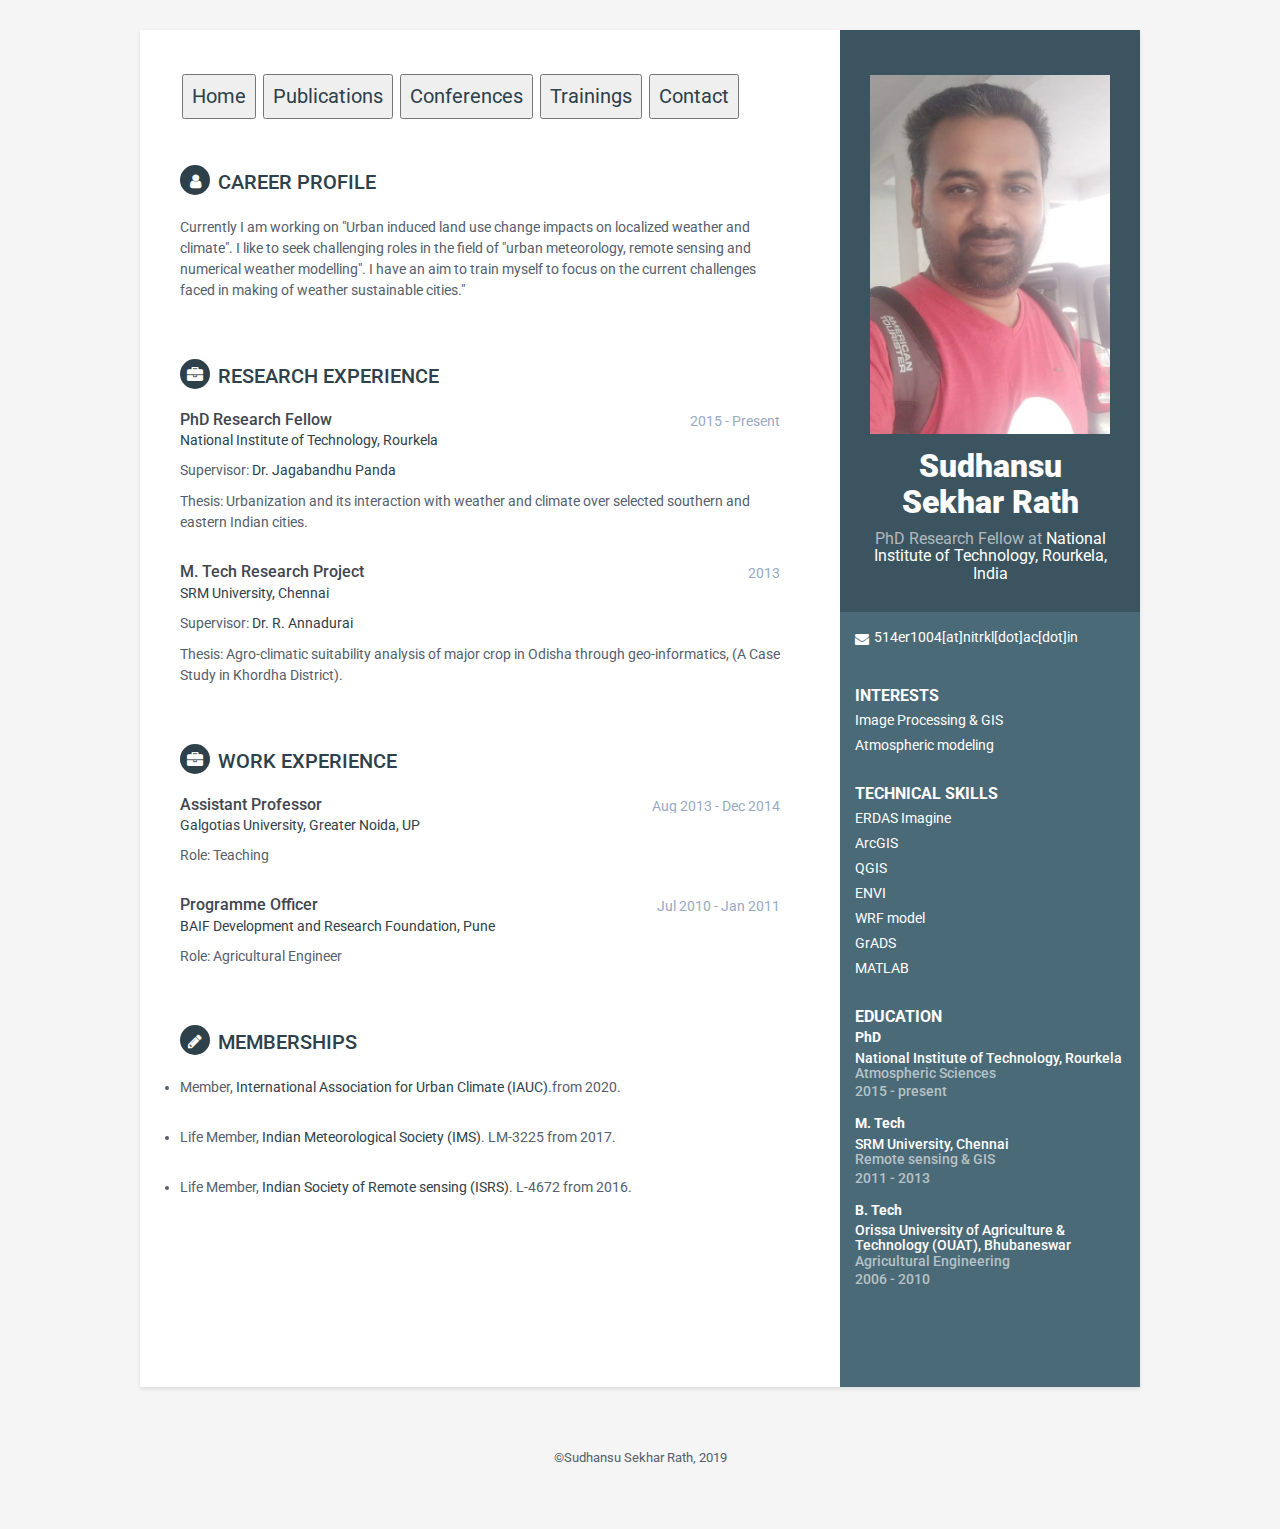
<file: index.html>
<!DOCTYPE html>
<html lang="en">
<head>
      <title>Sudhansu Sekhar Rath | Professional Info</title>
      <!-- Meta -->
      <meta charset="utf-8">
      <meta http-equiv="X-UA-Compatible" content="IE=edge">
      <meta name="viewport" content="width=device-width, initial-scale=1.0">
      <meta name="description" content="Sudhansu Sekhar Rath | Professional Info">
      <meta name="author" content="Sudhansu Sekhar Rath | Professional Info"> 	  
      <link href='https://fonts.googleapis.com/css?family=Roboto:400,500,400italic,300italic,300,500italic,700,700italic,900,900italic' rel='stylesheet' type='text/css'>
      <!-- Global CSS -->
      <link rel="stylesheet" href="css/bootstrap.min.css">   
      <!-- Plugins CSS -->
      <link rel="stylesheet" href="css/font-awesome.css">
      <!-- Theme CSS -->  
      <link id="theme-style" rel="stylesheet" href="css/index.css">
	
	<!-- Load an icon library to show a hamburger menu (bars) on small screens -->
	<link rel="stylesheet" href="https://cdnjs.cloudflare.com/ajax/libs/font-awesome/4.7.0/css/font-awesome.min.css">
	<style>
		.button {
	  background-color: #00d4f7
	  border: none;
	  color: white;
	  padding: 6px 8px;
	  text-align: center;
	  text-decoration: none;
	  display: inline-block;
	  font-size: 20px;
	  margin: 4px 2px;
	  cursor: pointer;
	}
	
	

	</style>

  </head> 	
	
  <body ng-app="app">

    <!-- Analytics -->
    <script>
      (function(i,s,o,g,r,a,m){i['GoogleAnalyticsObject']=r;i[r]=i[r]||function(){
      (i[r].q=i[r].q||[]).push(arguments)},i[r].l=1*new Date();a=s.createElement(o),
      m=s.getElementsByTagName(o)[0];a.async=1;a.src=g;m.parentNode.insertBefore(a,m)
      })(window,document,'script','https://www.google-analytics.com/analytics.js','ga');

      ga('create', 'UA-81263373-1', 'auto');
      ga('send', 'pageview');

    </script>

    <div class="wrapper" ng-controller="PageCtrl" ng-init="init()">
        <div class="sidebar-wrapper">
            <div class="profile-container">
                <img id="photo" class="profile" src="images/profile.jpg" alt="Sudhansu Sekhar rath" />
                <h1 class="name">Sudhansu Sekhar Rath</h1>
                <h3 class="tagline">PhD Research Fellow at <a href="https://www.nitrkl.ac.in/">National Institute of Technology, Rourkela, India</a></h3>
            </div><!--//profile-container-->
            
            <div class="contact-container container-block">
			
                <ul class="list-unstyled contact-list">
					<li class="email cursor-pointer"><i class="fa fa-envelope"></i><a ng-click="sendMail()">514er1004[at]nitrkl[dot]ac[dot]in</a></li>                  
                </ul>
				
            </div><!--//contact-container-->
			<div class="interests-container container-block">
                <h2 class="container-block-title">Interests</h2>
                <ul class="list-unstyled interests-list">
                    <li>Image Processing & GIS</li>
                    <li>Atmospheric modeling</li>               
                    
                </ul>
            </div><!--//interests-->
			
			
			<div class="interests-container container-block">
                <h2 class="container-block-title">Technical Skills</h2>
                <ul class="list-unstyled interests-list">
                    <li>ERDAS Imagine</li>
                    <li>ArcGIS</li>
                    <li>QGIS</li>
                    <li>ENVI</li>
                    <li>WRF model</li>
					<li>GrADS</li>
                    <li>MATLAB</li>  
                    
                </ul>
            </div><!--//interests-->
			
			
            <div class="education-container container-block">
                <h2 class="container-block-title">Education</h2>
                <div class="item">
                    <h4 class="degree">PhD</h4>
                    <h5 class="meta"><a href="https://www.nitrkl.ac.in/">National Institute of Technology, Rourkela</a></h5>
                    <h5 class="meta">Atmospheric Sciences</h5>
                    <div class="time">2015 - present</div>
                </div><!--//item-->
                <div class="item">
                    <h4 class="degree">M. Tech</h4>
                    <h5 class="meta"><a href="http://www.srmuniv.ac.in/">SRM University, Chennai</a></h5>
					<h5 class="meta">Remote sensing & GIS</h5>
                    <div class="time">2011 - 2013</div>
                </div><!--//item-->
				<div class="item">
                    <h4 class="degree">B. Tech</h4>
                    <h5 class="meta"><a href="http://www.ouat.nic.in/">Orissa University of Agriculture & Technology (OUAT), Bhubaneswar</a></h5>
					<h5 class="meta">Agricultural Engineering </h5>
                    <div class="time">2006 - 2010</div>
                </div><!--//item-->
            </div><!--//education-container-->
            
            
            
            
        </div><!--//sidebar-wrapper-->
        
        <div class="main-wrapper">
		
		<button class="button"><a href="https://sudhansu-s-rath.github.io/" class="active">Home</a></button>
		<button class="button"><a href="publications" class="active">Publications</a></button>
		<button class="button"><a href="conferences">Conferences</a></button>
		<button class="button"><a href="trainings">Trainings</a></button>
		<button class="button"><a href="contact">Contact</a></button>
		
		
		
            
            <section class="section summary-section">
                <h2 class="section-title"><br><br><i class="fa fa-user"></i>Career Profile</h2>
                <div class="summary">
                    <p {text-align:justify;}>Currently I am working on &quot;Urban induced land use change impacts on localized weather and climate&quot;.
    					I like to seek challenging roles in the field of &quot;urban meteorology, remote sensing and numerical weather modelling&quot;.
						I have an aim to train myself to focus on the current challenges faced in making of weather sustainable cities."</p>
                </div><!--//summary-->
            </section><!--//section-->
            
            <section class="section experiences-section">
                <h2 class="section-title"><i class="fa fa-briefcase"></i>Research Experience</h2>
                
                <div class="item">
                    <div class="meta">
                        <div class="upper-row">
                            <h3 class="job-title">PhD Research Fellow</h3>
                            <div class="time">2015 - Present</div>
                        </div><!--//upper-row-->
						
                        <div class="company"><a href="https://www.nitrkl.ac.in/">National Institute of Technology, Rourkela </a></div>
                    </div><!--//meta-->
                    <div class="details">
                        <p>Supervisor: <a href="https://www.nitrkl.ac.in/ER/~pandaj/">Dr. Jagabandhu Panda </a></p>  
						<p>Thesis: Urbanization and its interaction with weather and climate over selected southern and eastern Indian cities. </p>
                    </div><!--//details-->
                </div><!--//item-->
                
				<div class="item">
                    <div class="meta">
                        <div class="upper-row">
                            <h3 class="job-title">M. Tech Research Project</h3>
                            <div class="time">2013</div>
                        </div><!--//upper-row-->
						
                        <div class="company"><a href="http://www.srmuniv.ac.in/">SRM University, Chennai</a></div>
                    </div><!--//meta-->
                    <div class="details">
                        <p>Supervisor:<a href="http://www.srmuniv.ac.in/engineering/civil/faculty/r-annadurai"> Dr. R. Annadurai </a></p>  
						<p>Thesis: Agro-climatic suitability analysis of major crop in Odisha through geo-informatics, (A Case Study in Khordha District).</p>
                    </div><!--//details-->
                </div><!--//item-->
				
				
                
                
            </section><!--//section-->
            
            <section class="section experiences-section">
                <h2 class="section-title"><i class="fa fa-briefcase"></i>Work Experience</h2>
                
                <div class="item">
                    <div class="meta">
                        <div class="upper-row">
                            <h3 class="job-title">Assistant Professor</h3>
                            <div class="time">Aug 2013 - Dec 2014</div>
                        </div><!--//upper-row-->
						
                        <div class="company"><a href="https://www.galgotiasuniversity.edu.in/">Galgotias University, Greater Noida, UP</a></div>
                    </div><!--//meta-->
                    <div class="details">
                        <p>Role: Teaching</p>  
						 </div><!--//details-->
                </div><!--//item-->
				
				<div class="item">
                    <div class="meta">
                        <div class="upper-row">
                            <h3 class="job-title">Programme Officer </h3>
                            <div class="time">Jul 2010 - Jan 2011</div>
                        </div><!--//upper-row-->
						
                        <div class="company"><a href="http://www.baif.org.in/">BAIF Development and Research Foundation, Pune</a> </div>
                    </div><!--//meta-->
                    <div class="details">
                        <p>Role: Agricultural Engineer</p>  
						 </div><!--//details-->
                </div><!--//item-->
               </section><!--//section--> 
				
                
				
            
			<section class="section experiences-section">
                <h2 class="section-title"><i class="fa fa-pencil"></i>Memberships</h2>
                
                <div class="item">
		    <div class="details">
                        <p><li>Member, <a href="http://www.urban-climate.org/">International Association for Urban Climate (IAUC)</a>.from 2020.  
						</li></p></div>
				</div> 
				<div class="item">	
                    <div class="details">
                        <p><li>Life Member, <a href="https://imetsociety.org/">Indian Meteorological Society (IMS)</a>. LM-3225 from 2017.  
						</li></p></div>
				</div> 
				<div class="item">
                    <div class="details">
                        <p><li>Life Member, <a href="https://www.isrs-india.org/">Indian Society of Remote sensing (ISRS)</a>. L-4672 from 2016.  
						</li></p></div>
				</div>
				<br>
				<br>
				<br>
				
			</section><!--//section--> 
			
			
			
			
            
            
        </div><!--//main-body-->
    </div>
 
    <footer class="footer">
        <div class="text-center">
          <small class="copyright">©Sudhansu Sekhar Rath, 2019</small>
        </div>
    </footer><!--//footer-->
 
    <!-- Javascript -->          
    <script type="text/javascript" src="js/jquery.min.js"></script>
    <script type="text/javascript" src="js/bootstrap.min.js"></script>
    <script src="js/angular.min.js"></script>
    <script src="js/angular-route.min.js"></script>    
    <!-- custom js -->
    <script type="text/javascript" src="js/index.js"></script>            
  </body>
</html>
</file>
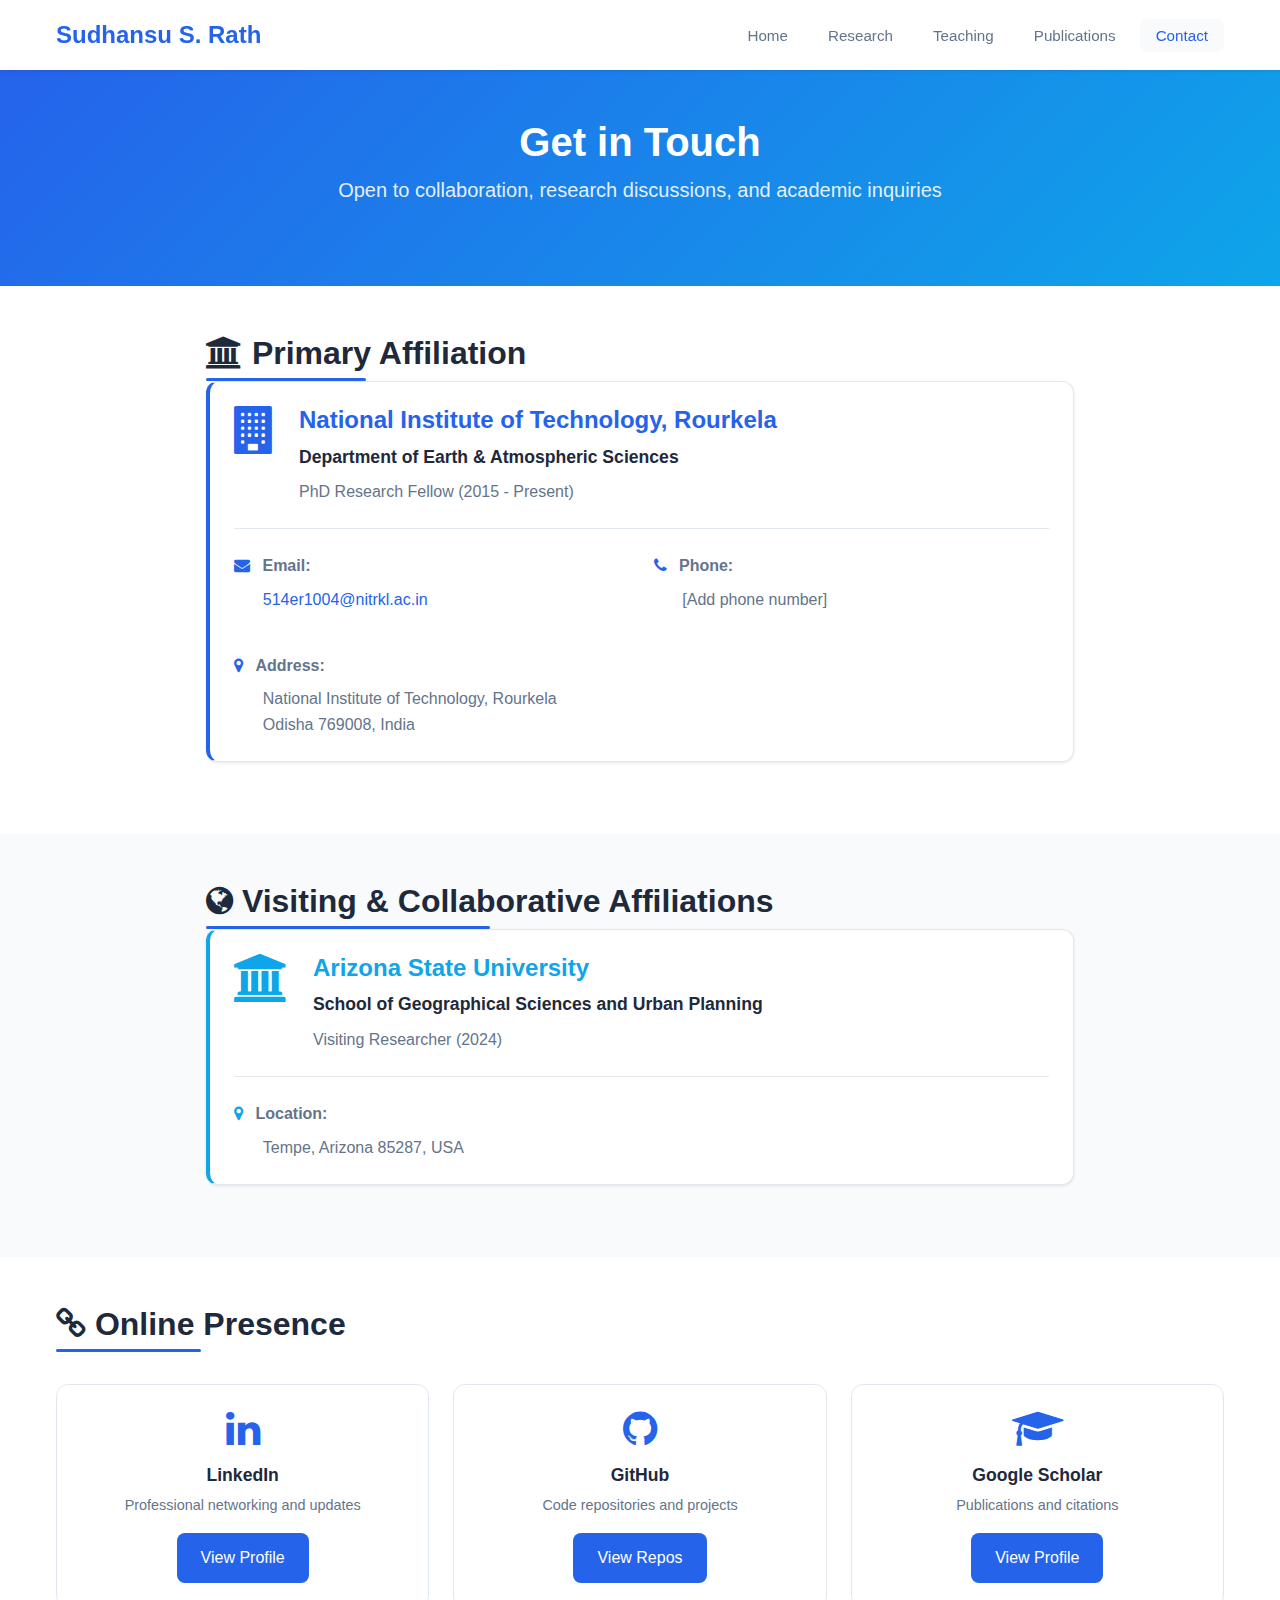
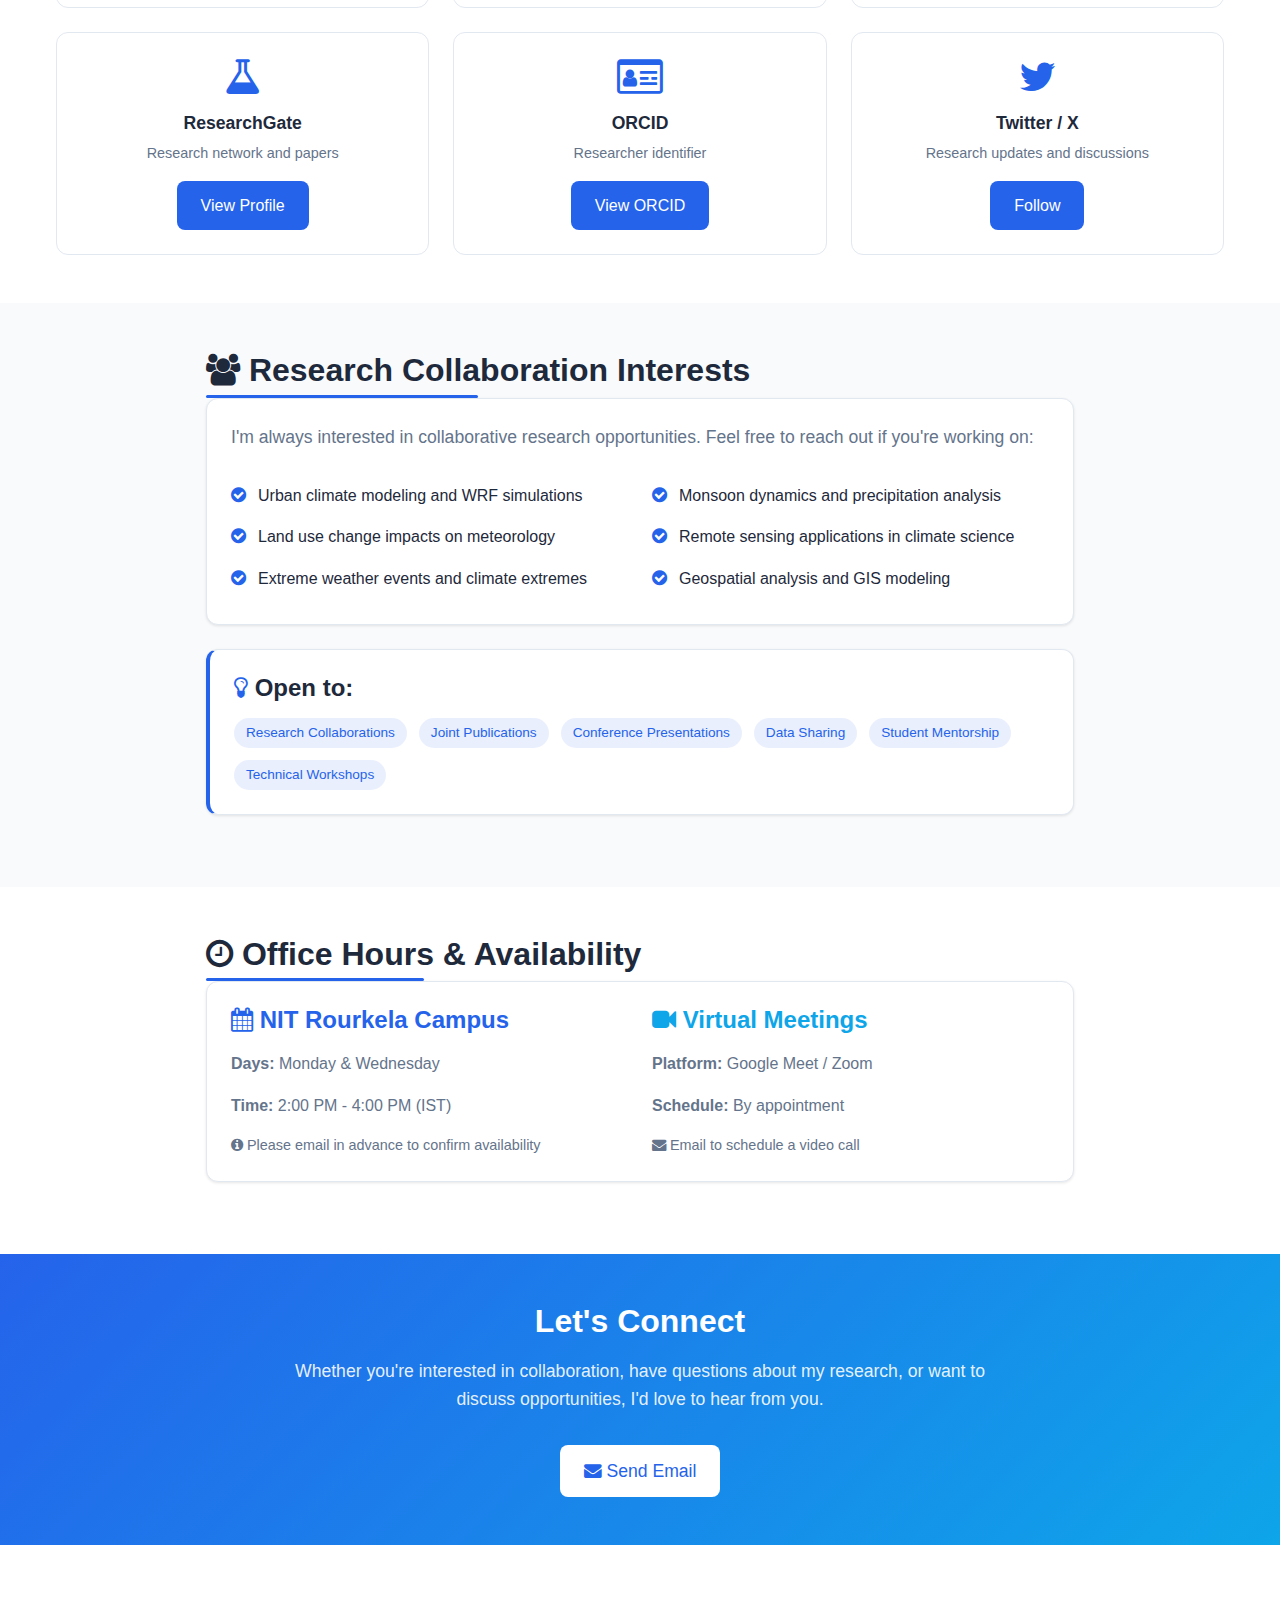
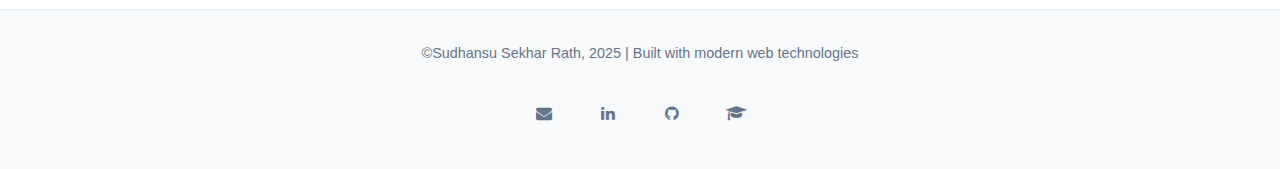
<file: contact_modern.html>
<!DOCTYPE html>
<html lang="en">
<head>
    <meta charset="UTF-8">
    <meta name="viewport" content="width=device-width, initial-scale=1.0">
    <title>Contact | Sudhansu Sekhar Rath</title>
    <meta name="description" content="Get in touch for research collaboration, academic inquiries, and professional networking">
    
    <!-- Modern CSS -->
    <link rel="stylesheet" href="css/modern.css">
    <link rel="stylesheet" href="https://cdnjs.cloudflare.com/ajax/libs/font-awesome/4.7.0/css/font-awesome.min.css">
</head>
<body>
    
    <!-- Navigation -->
    <nav class="nav">
        <div class="container">
            <div class="nav-content">
                <div class="nav-brand">Sudhansu S. Rath</div>
                <div class="nav-links">
                    <a href="index.html"><button class="nav-btn">Home</button></a>
                    <a href="research_modern.html"><button class="nav-btn">Research</button></a>
                    <a href="teaching_modern.html"><button class="nav-btn">Teaching</button></a>
                    <a href="publications_modern.html"><button class="nav-btn">Publications</button></a>
                    <a href="contact_modern.html"><button class="nav-btn active">Contact</button></a>
                </div>
            </div>
        </div>
    </nav>

    <!-- Header Section -->
    <section class="hero" style="padding: 3rem 0;">
        <div class="container">
            <h1 style="font-size: 2.5rem;">Get in Touch</h1>
            <p>Open to collaboration, research discussions, and academic inquiries</p>
        </div>
    </section>

    <!-- Primary Affiliation -->
    <section class="section">
        <div class="container-narrow">
            <h2 class="section-title"><i class="fa fa-university"></i> Primary Affiliation</h2>
            
            <div class="card" style="border-left: 4px solid var(--primary);">
                <div style="display: flex; align-items: start; gap: 1.5rem; flex-wrap: wrap;">
                    <i class="fa fa-building" style="font-size: 3rem; color: var(--primary);"></i>
                    <div style="flex: 1;">
                        <h3 style="color: var(--primary); margin-bottom: 0.5rem;">National Institute of Technology, Rourkela</h3>
                        <p style="font-size: 1.1rem; font-weight: 600; color: var(--text-dark); margin-bottom: 0.5rem;">
                            Department of Earth & Atmospheric Sciences
                        </p>
                        <p style="color: var(--secondary); margin-bottom: 0;">
                            PhD Research Fellow (2015 - Present)
                        </p>
                    </div>
                </div>
                
                <div style="margin-top: 1.5rem; padding-top: 1.5rem; border-top: 1px solid var(--border);">
                    <div class="grid grid-2">
                        <div>
                            <p style="margin-bottom: 0.5rem;">
                                <i class="fa fa-envelope" style="color: var(--primary); margin-right: 0.5rem;"></i>
                                <strong>Email:</strong>
                            </p>
                            <p style="margin-left: 1.8rem; color: var(--secondary);">
                                <a href="mailto:514er1004@nitrkl.ac.in">514er1004@nitrkl.ac.in</a>
                            </p>
                        </div>
                        
                        <div>
                            <p style="margin-bottom: 0.5rem;">
                                <i class="fa fa-phone" style="color: var(--primary); margin-right: 0.5rem;"></i>
                                <strong>Phone:</strong>
                            </p>
                            <p style="margin-left: 1.8rem; color: var(--secondary);">
                                [Add phone number]
                            </p>
                        </div>
                        
                        <div style="grid-column: 1 / -1;">
                            <p style="margin-bottom: 0.5rem;">
                                <i class="fa fa-map-marker" style="color: var(--primary); margin-right: 0.5rem;"></i>
                                <strong>Address:</strong>
                            </p>
                            <p style="margin-left: 1.8rem; color: var(--secondary); margin-bottom: 0;">
                                National Institute of Technology, Rourkela<br>
                                Odisha 769008, India
                            </p>
                        </div>
                    </div>
                </div>
            </div>
        </div>
    </section>

    <!-- Visiting/Collaborative Affiliation -->
    <section class="section" style="background: var(--bg-surface);">
        <div class="container-narrow">
            <h2 class="section-title"><i class="fa fa-globe"></i> Visiting & Collaborative Affiliations</h2>
            
            <div class="card" style="border-left: 4px solid var(--accent);">
                <div style="display: flex; align-items: start; gap: 1.5rem; flex-wrap: wrap;">
                    <i class="fa fa-university" style="font-size: 3rem; color: var(--accent);"></i>
                    <div style="flex: 1;">
                        <h3 style="color: var(--accent); margin-bottom: 0.5rem;">Arizona State University</h3>
                        <p style="font-size: 1.1rem; font-weight: 600; color: var(--text-dark); margin-bottom: 0.5rem;">
                            School of Geographical Sciences and Urban Planning
                        </p>
                        <p style="color: var(--secondary); margin-bottom: 0;">
                            Visiting Researcher (2024)
                        </p>
                    </div>
                </div>
                
                <div style="margin-top: 1.5rem; padding-top: 1.5rem; border-top: 1px solid var(--border);">
                    <p style="margin-bottom: 0.5rem;">
                        <i class="fa fa-map-marker" style="color: var(--accent); margin-right: 0.5rem;"></i>
                        <strong>Location:</strong>
                    </p>
                    <p style="margin-left: 1.8rem; color: var(--secondary); margin-bottom: 0;">
                        Tempe, Arizona 85287, USA
                    </p>
                </div>
            </div>
        </div>
    </section>

    <!-- Online Presence -->
    <section class="section">
        <div class="container">
            <h2 class="section-title text-center"><i class="fa fa-link"></i> Online Presence</h2>
            
            <div class="contact-grid">
                <div class="contact-card">
                    <i class="fa fa-linkedin"></i>
                    <h3>LinkedIn</h3>
                    <p>Professional networking and updates</p>
                    <a href="https://www.linkedin.com/in/[your-profile]" target="_blank" class="btn" style="margin-top: 1rem;">
                        View Profile
                    </a>
                </div>
                
                <div class="contact-card">
                    <i class="fa fa-github"></i>
                    <h3>GitHub</h3>
                    <p>Code repositories and projects</p>
                    <a href="https://github.com/[your-username]" target="_blank" class="btn" style="margin-top: 1rem;">
                        View Repos
                    </a>
                </div>
                
                <div class="contact-card">
                    <i class="fa fa-graduation-cap"></i>
                    <h3>Google Scholar</h3>
                    <p>Publications and citations</p>
                    <a href="https://scholar.google.com/[your-profile]" target="_blank" class="btn" style="margin-top: 1rem;">
                        View Profile
                    </a>
                </div>
                
                <div class="contact-card">
                    <i class="fa fa-flask"></i>
                    <h3>ResearchGate</h3>
                    <p>Research network and papers</p>
                    <a href="https://www.researchgate.net/profile/[your-profile]" target="_blank" class="btn" style="margin-top: 1rem;">
                        View Profile
                    </a>
                </div>
                
                <div class="contact-card">
                    <i class="fa fa-id-card-o"></i>
                    <h3>ORCID</h3>
                    <p>Researcher identifier</p>
                    <a href="https://orcid.org/[your-orcid]" target="_blank" class="btn" style="margin-top: 1rem;">
                        View ORCID
                    </a>
                </div>
                
                <div class="contact-card">
                    <i class="fa fa-twitter"></i>
                    <h3>Twitter / X</h3>
                    <p>Research updates and discussions</p>
                    <a href="https://twitter.com/[your-handle]" target="_blank" class="btn" style="margin-top: 1rem;">
                        Follow
                    </a>
                </div>
            </div>
        </div>
    </section>

    <!-- Research Collaboration -->
    <section class="section" style="background: var(--bg-surface);">
        <div class="container-narrow">
            <h2 class="section-title"><i class="fa fa-users"></i> Research Collaboration Interests</h2>
            
            <div class="card">
                <p style="font-size: 1.1rem; margin-bottom: 1.5rem;">
                    I'm always interested in collaborative research opportunities. Feel free to reach out if you're working on:
                </p>
                
                <div class="grid grid-2">
                    <ul class="icon-list">
                        <li><i class="fa fa-check-circle"></i> <span>Urban climate modeling and WRF simulations</span></li>
                        <li><i class="fa fa-check-circle"></i> <span>Land use change impacts on meteorology</span></li>
                        <li><i class="fa fa-check-circle"></i> <span>Extreme weather events and climate extremes</span></li>
                    </ul>
                    
                    <ul class="icon-list">
                        <li><i class="fa fa-check-circle"></i> <span>Monsoon dynamics and precipitation analysis</span></li>
                        <li><i class="fa fa-check-circle"></i> <span>Remote sensing applications in climate science</span></li>
                        <li><i class="fa fa-check-circle"></i> <span>Geospatial analysis and GIS modeling</span></li>
                    </ul>
                </div>
            </div>
            
            <div class="card" style="border-left: 4px solid var(--primary);">
                <h3><i class="fa fa-lightbulb-o" style="color: var(--primary);"></i> Open to:</h3>
                <div class="card-meta">
                    <span class="badge badge-primary">Research Collaborations</span>
                    <span class="badge badge-primary">Joint Publications</span>
                    <span class="badge badge-primary">Conference Presentations</span>
                    <span class="badge badge-primary">Data Sharing</span>
                    <span class="badge badge-primary">Student Mentorship</span>
                    <span class="badge badge-primary">Technical Workshops</span>
                </div>
            </div>
        </div>
    </section>

    <!-- Office Hours -->
    <section class="section">
        <div class="container-narrow">
            <h2 class="section-title"><i class="fa fa-clock-o"></i> Office Hours & Availability</h2>
            
            <div class="card">
                <div class="grid grid-2">
                    <div>
                        <h3 style="color: var(--primary); margin-bottom: 1rem;">
                            <i class="fa fa-calendar"></i> NIT Rourkela Campus
                        </h3>
                        <p><strong>Days:</strong> Monday & Wednesday</p>
                        <p><strong>Time:</strong> 2:00 PM - 4:00 PM (IST)</p>
                        <p style="color: var(--text-light); font-size: 0.9rem; margin-bottom: 0;">
                            <i class="fa fa-info-circle"></i> Please email in advance to confirm availability
                        </p>
                    </div>
                    
                    <div>
                        <h3 style="color: var(--accent); margin-bottom: 1rem;">
                            <i class="fa fa-video-camera"></i> Virtual Meetings
                        </h3>
                        <p><strong>Platform:</strong> Google Meet / Zoom</p>
                        <p><strong>Schedule:</strong> By appointment</p>
                        <p style="color: var(--text-light); font-size: 0.9rem; margin-bottom: 0;">
                            <i class="fa fa-envelope"></i> Email to schedule a video call
                        </p>
                    </div>
                </div>
            </div>
        </div>
    </section>

    <!-- Quick Contact -->
    <section class="section" style="background: linear-gradient(135deg, var(--primary) 0%, var(--accent) 100%); color: white;">
        <div class="container">
            <div style="text-align: center; max-width: 700px; margin: 0 auto;">
                <h2 style="color: white; font-size: 2rem; margin-bottom: 1rem;">Let's Connect</h2>
                <p style="color: rgba(255, 255, 255, 0.9); font-size: 1.1rem; margin-bottom: 2rem;">
                    Whether you're interested in collaboration, have questions about my research, or want to discuss opportunities, I'd love to hear from you.
                </p>
                <a href="mailto:514er1004@nitrkl.ac.in" class="btn" style="background: white; color: var(--primary); font-size: 1.1rem;">
                    <i class="fa fa-envelope"></i> Send Email
                </a>
            </div>
        </div>
    </section>

    <!-- Footer -->
    <footer class="footer">
        <div class="container">
            <p>©Sudhansu Sekhar Rath, 2025 | Built with modern web technologies</p>
            <div class="social-links">
                <a href="mailto:514er1004@nitrkl.ac.in" class="social-link" title="Email">
                    <i class="fa fa-envelope"></i>
                </a>
                <a href="#" class="social-link" title="LinkedIn">
                    <i class="fa fa-linkedin"></i>
                </a>
                <a href="#" class="social-link" title="GitHub">
                    <i class="fa fa-github"></i>
                </a>
                <a href="#" class="social-link" title="Google Scholar">
                    <i class="fa fa-graduation-cap"></i>
                </a>
            </div>
        </div>
    </footer>

</body>
</html>
</file>
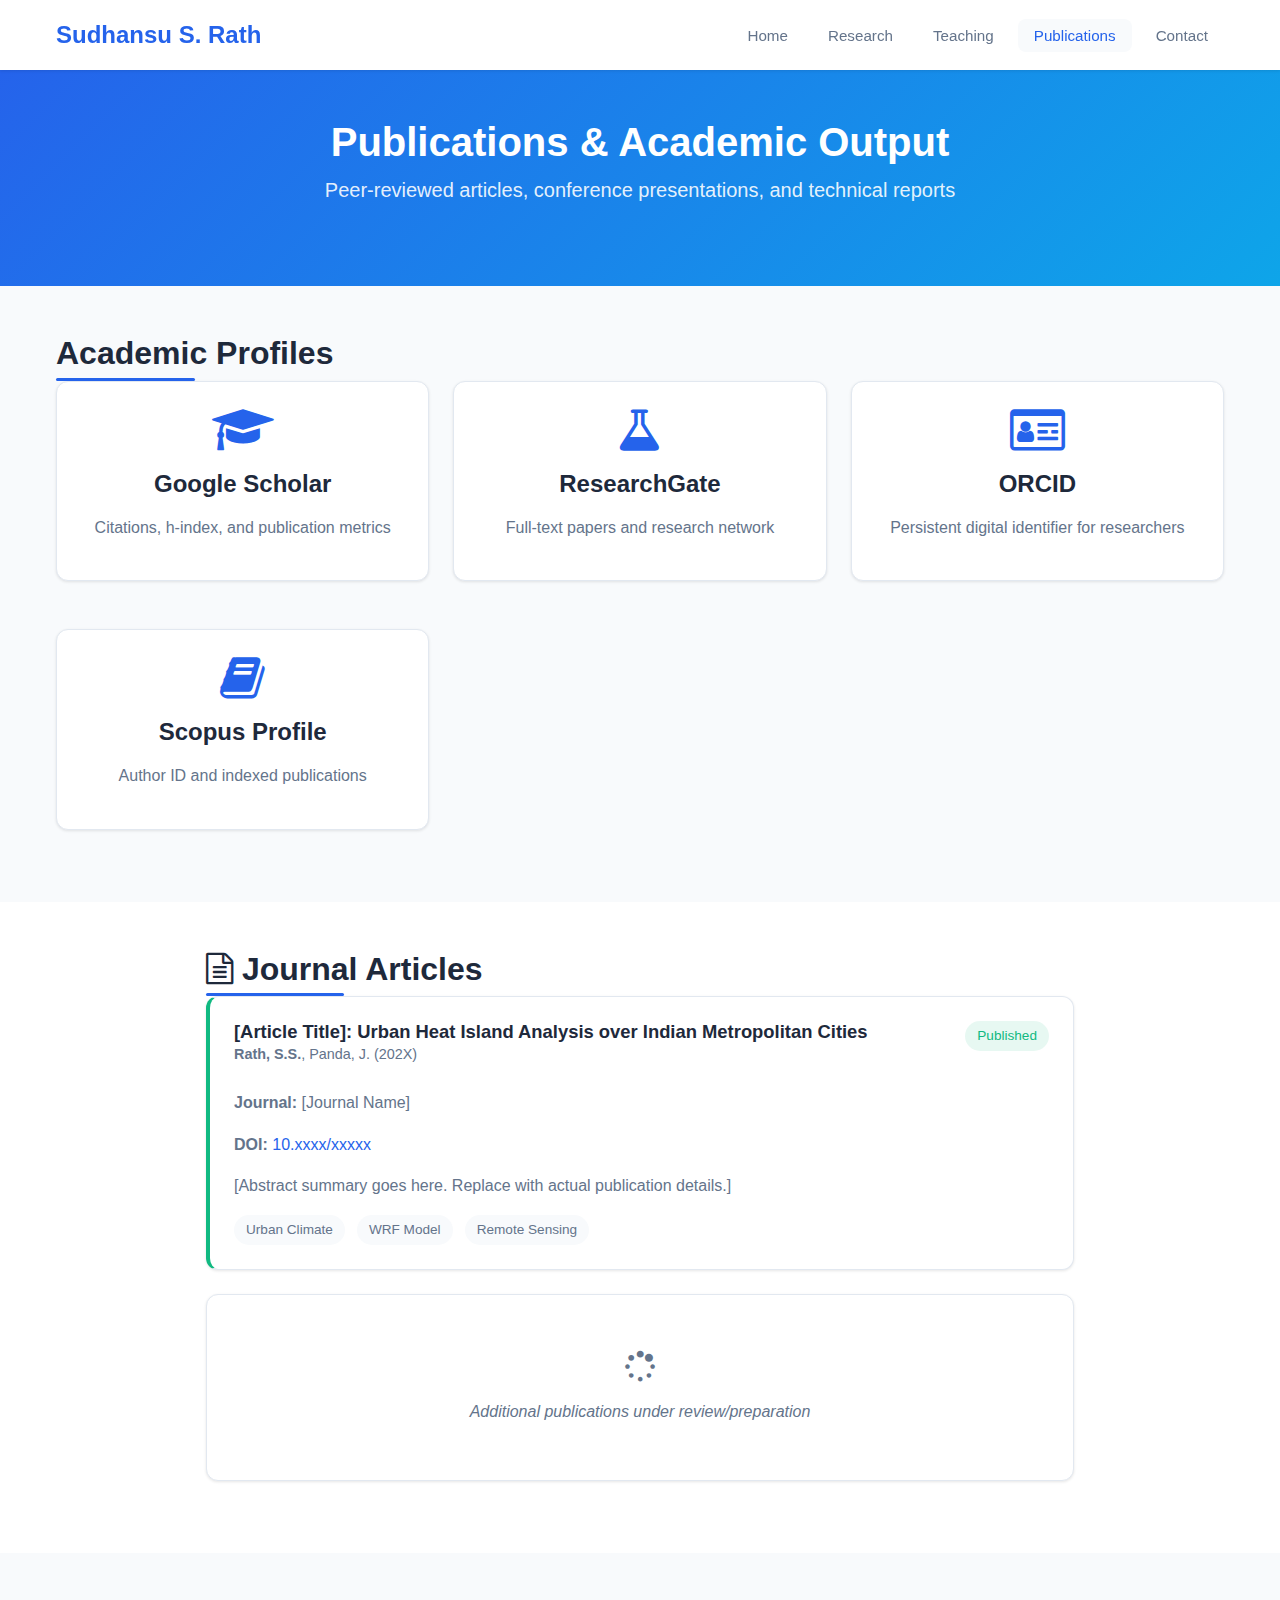
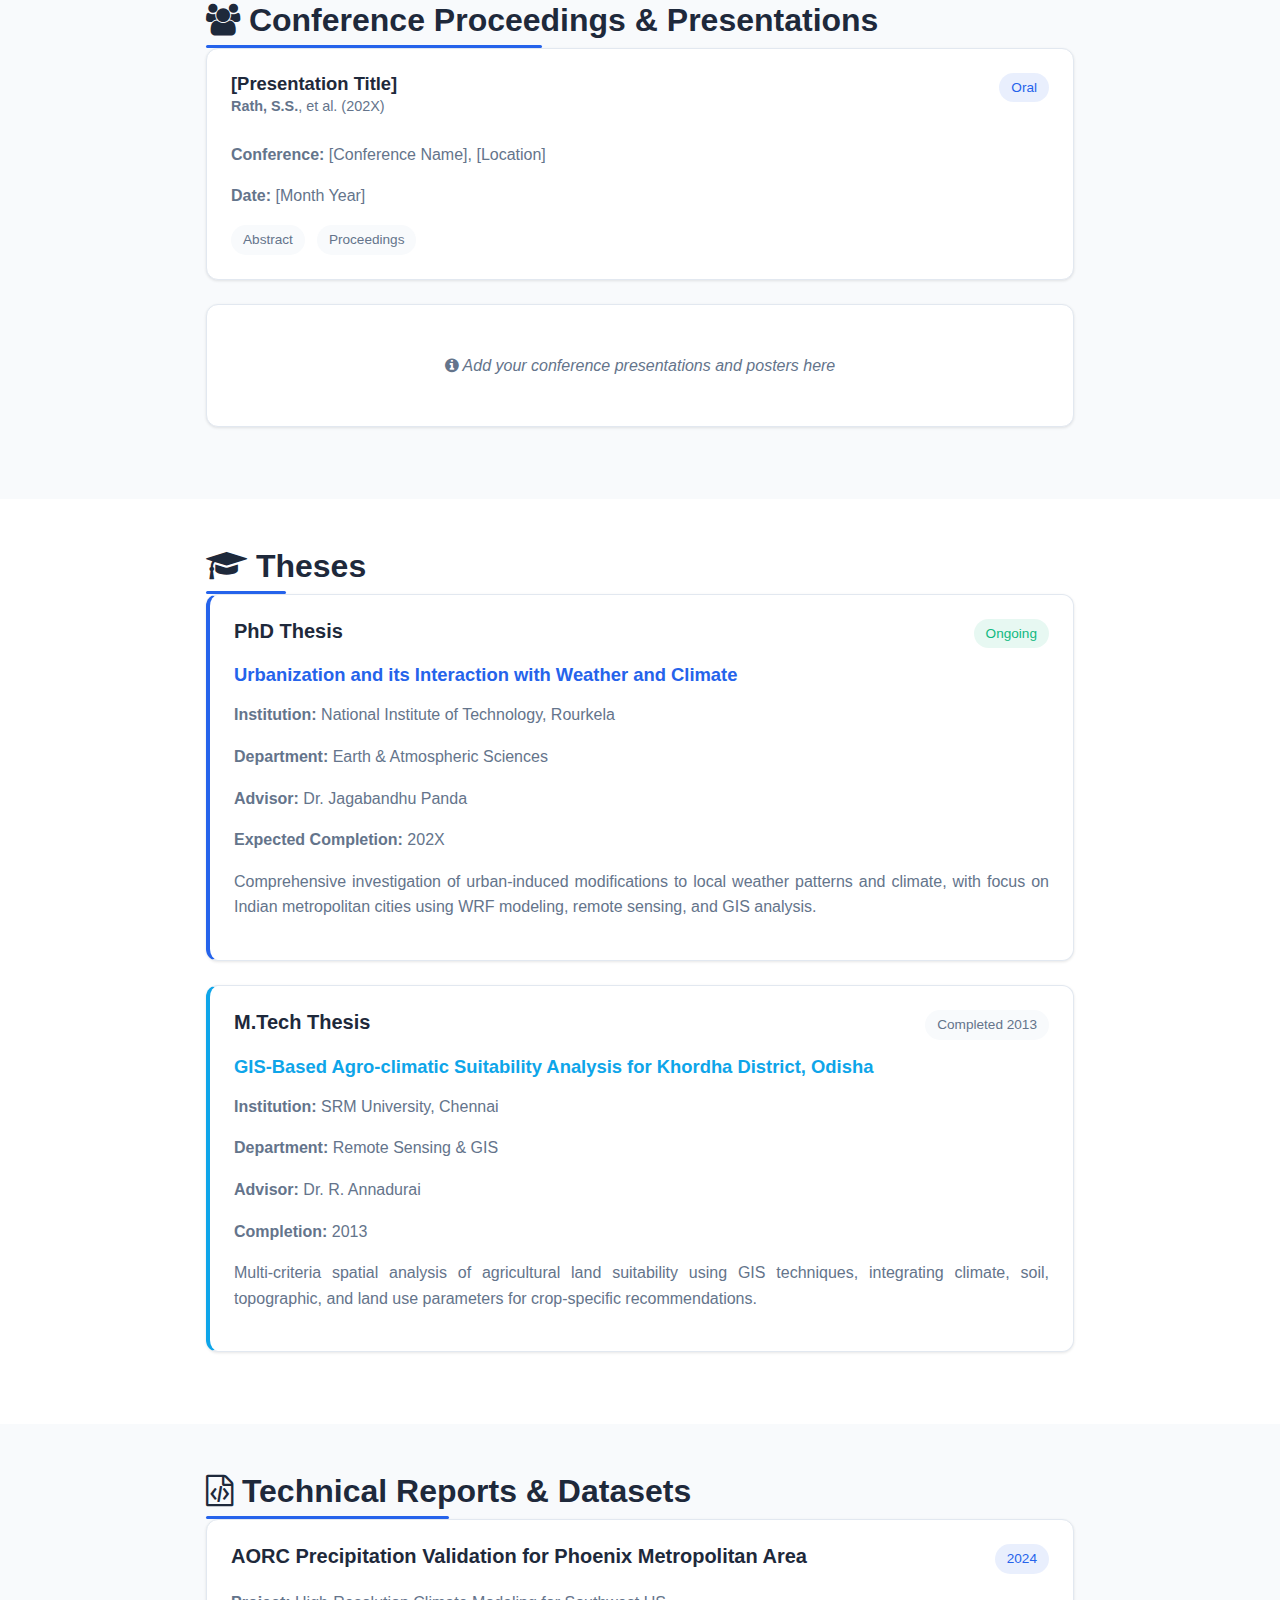
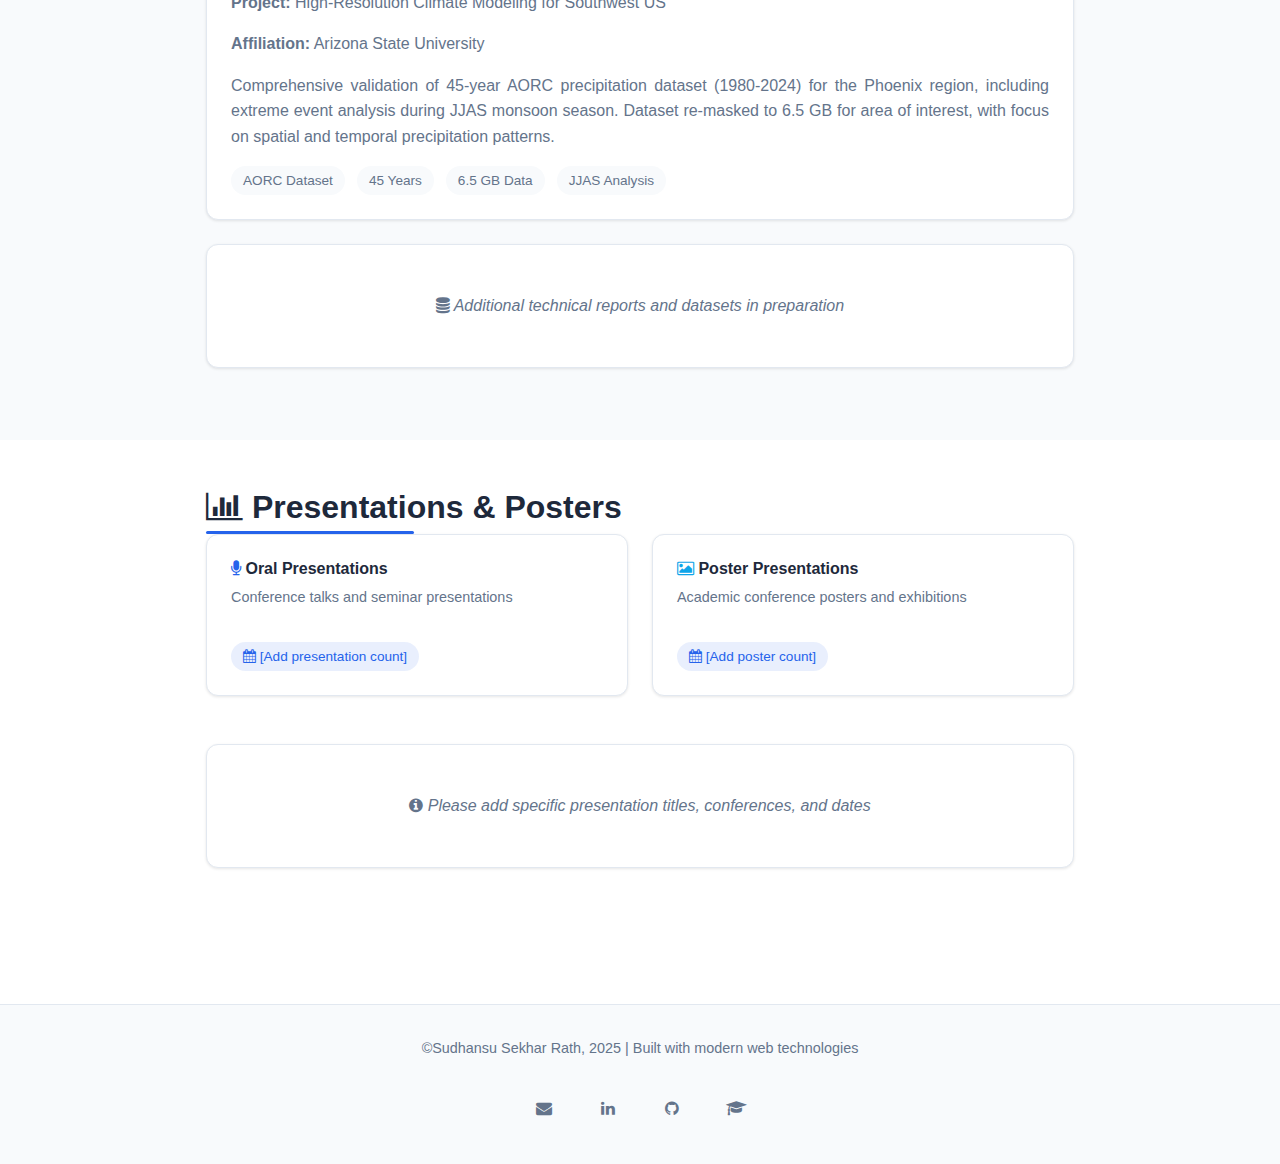
<file: publications.html>
<!DOCTYPE html>
<html lang="en">
<head>
    <meta charset="UTF-8">
    <meta name="viewport" content="width=device-width, initial-scale=1.0">
    <title>Publications | Sudhansu Sekhar Rath</title>
    <meta name="description" content="Academic publications, conference presentations, and scholarly output">
    
    <!-- Modern CSS -->
    <link rel="stylesheet" href="css/modern.css">
    <link rel="stylesheet" href="https://cdnjs.cloudflare.com/ajax/libs/font-awesome/4.7.0/css/font-awesome.min.css">
</head>
<body>
    
    <!-- Navigation -->
    <nav class="nav">
        <div class="container">
            <div class="nav-content">
                <div class="nav-brand">Sudhansu S. Rath</div>
                <div class="nav-links">
                    <a href="index.html"><button class="nav-btn">Home</button></a>
                    <a href="research.html"><button class="nav-btn">Research</button></a>
                    <a href="teaching.html"><button class="nav-btn">Teaching</button></a>
                    <a href="publications.html"><button class="nav-btn active">Publications</button></a>
                    <a href="contact.html"><button class="nav-btn">Contact</button></a>
                </div>
            </div>
        </div>
    </nav>

    <!-- Header Section -->
    <section class="hero" style="padding: 3rem 0;">
        <div class="container">
            <h1 style="font-size: 2.5rem;">Publications & Academic Output</h1>
            <p>Peer-reviewed articles, conference presentations, and technical reports</p>
        </div>
    </section>

    <!-- Academic Profiles -->
    <section class="section" style="background: var(--bg-surface);">
        <div class="container">
            <h2 class="section-title text-center">Academic Profiles</h2>
            
            <div class="grid grid-2">
                <a href="https://scholar.google.com/" target="_blank" style="text-decoration: none;">
                    <div class="card text-center" style="cursor: pointer;">
                        <i class="fa fa-graduation-cap" style="font-size: 3rem; color: var(--primary); margin-bottom: 1rem;"></i>
                        <h3>Google Scholar</h3>
                        <p>Citations, h-index, and publication metrics</p>
                    </div>
                </a>
                
                <a href="https://www.researchgate.net/" target="_blank" style="text-decoration: none;">
                    <div class="card text-center" style="cursor: pointer;">
                        <i class="fa fa-flask" style="font-size: 3rem; color: var(--primary); margin-bottom: 1rem;"></i>
                        <h3>ResearchGate</h3>
                        <p>Full-text papers and research network</p>
                    </div>
                </a>
                
                <a href="https://orcid.org/" target="_blank" style="text-decoration: none;">
                    <div class="card text-center" style="cursor: pointer;">
                        <i class="fa fa-id-card-o" style="font-size: 3rem; color: var(--primary); margin-bottom: 1rem;"></i>
                        <h3>ORCID</h3>
                        <p>Persistent digital identifier for researchers</p>
                    </div>
                </a>
                
                <a href="https://www.scopus.com/" target="_blank" style="text-decoration: none;">
                    <div class="card text-center" style="cursor: pointer;">
                        <i class="fa fa-book" style="font-size: 3rem; color: var(--primary); margin-bottom: 1rem;"></i>
                        <h3>Scopus Profile</h3>
                        <p>Author ID and indexed publications</p>
                    </div>
                </a>
            </div>
        </div>
    </section>

    <!-- Journal Articles -->
    <section class="section">
        <div class="container-narrow">
            <h2 class="section-title"><i class="fa fa-file-text-o"></i> Journal Articles</h2>
            
            <!-- TEMPLATE: Add your published articles here -->
            <div class="card" style="border-left: 4px solid var(--success);">
                <div class="card-header">
                    <div style="flex: 1;">
                        <h3 class="card-title" style="font-size: 1.15rem;">
                            [Article Title]: Urban Heat Island Analysis over Indian Metropolitan Cities
                        </h3>
                        <p class="card-subtitle">
                            <strong>Rath, S.S.</strong>, Panda, J. (202X)
                        </p>
                    </div>
                    <span class="badge badge-success">Published</span>
                </div>
                <p><strong>Journal:</strong> [Journal Name]</p>
                <p><strong>DOI:</strong> <a href="https://doi.org/10.xxxx/xxxxx" target="_blank">10.xxxx/xxxxx</a></p>
                <p style="text-align: justify; color: var(--secondary);">
                    [Abstract summary goes here. Replace with actual publication details.]
                </p>
                <div class="card-meta">
                    <span class="badge">Urban Climate</span>
                    <span class="badge">WRF Model</span>
                    <span class="badge">Remote Sensing</span>
                </div>
            </div>

            <div class="card">
                <div style="text-align: center; padding: 2rem;">
                    <i class="fa fa-spinner fa-pulse" style="font-size: 2rem; color: var(--text-light); margin-bottom: 1rem;"></i>
                    <p style="color: var(--text-light); font-style: italic; margin: 0;">
                        Additional publications under review/preparation
                    </p>
                </div>
            </div>
        </div>
    </section>

    <!-- Conference Proceedings -->
    <section class="section" style="background: var(--bg-surface);">
        <div class="container-narrow">
            <h2 class="section-title"><i class="fa fa-users"></i> Conference Proceedings & Presentations</h2>
            
            <!-- TEMPLATE: Add conference papers here -->
            <div class="card">
                <div class="card-header">
                    <div style="flex: 1;">
                        <h3 class="card-title" style="font-size: 1.15rem;">
                            [Presentation Title]
                        </h3>
                        <p class="card-subtitle">
                            <strong>Rath, S.S.</strong>, et al. (202X)
                        </p>
                    </div>
                    <span class="badge badge-primary">Oral</span>
                </div>
                <p><strong>Conference:</strong> [Conference Name], [Location]</p>
                <p><strong>Date:</strong> [Month Year]</p>
                <div class="card-meta">
                    <span class="badge">Abstract</span>
                    <span class="badge">Proceedings</span>
                </div>
            </div>
            
            <div class="card">
                <div style="text-align: center; padding: 1.5rem;">
                    <p style="color: var(--text-light); font-style: italic; margin: 0;">
                        <i class="fa fa-info-circle"></i> Add your conference presentations and posters here
                    </p>
                </div>
            </div>
        </div>
    </section>

    <!-- Theses -->
    <section class="section">
        <div class="container-narrow">
            <h2 class="section-title"><i class="fa fa-graduation-cap"></i> Theses</h2>
            
            <div class="card" style="border-left: 4px solid var(--primary);">
                <div class="card-header">
                    <h3 class="card-title">PhD Thesis</h3>
                    <span class="badge badge-success">Ongoing</span>
                </div>
                <h4 style="color: var(--primary); font-size: 1.15rem; margin-top: 0.5rem;">
                    Urbanization and its Interaction with Weather and Climate
                </h4>
                <p><strong>Institution:</strong> National Institute of Technology, Rourkela</p>
                <p><strong>Department:</strong> Earth & Atmospheric Sciences</p>
                <p><strong>Advisor:</strong> Dr. Jagabandhu Panda</p>
                <p><strong>Expected Completion:</strong> 202X</p>
                <p style="text-align: justify; color: var(--secondary); margin-top: 1rem;">
                    Comprehensive investigation of urban-induced modifications to local weather patterns and climate, with focus on Indian metropolitan cities using WRF modeling, remote sensing, and GIS analysis.
                </p>
            </div>

            <div class="card" style="border-left: 4px solid var(--accent);">
                <div class="card-header">
                    <h3 class="card-title">M.Tech Thesis</h3>
                    <span class="badge">Completed 2013</span>
                </div>
                <h4 style="color: var(--accent); font-size: 1.15rem; margin-top: 0.5rem;">
                    GIS-Based Agro-climatic Suitability Analysis for Khordha District, Odisha
                </h4>
                <p><strong>Institution:</strong> SRM University, Chennai</p>
                <p><strong>Department:</strong> Remote Sensing & GIS</p>
                <p><strong>Advisor:</strong> Dr. R. Annadurai</p>
                <p><strong>Completion:</strong> 2013</p>
                <p style="text-align: justify; color: var(--secondary); margin-top: 1rem;">
                    Multi-criteria spatial analysis of agricultural land suitability using GIS techniques, integrating climate, soil, topographic, and land use parameters for crop-specific recommendations.
                </p>
            </div>
        </div>
    </section>

    <!-- Technical Reports -->
    <section class="section" style="background: var(--bg-surface);">
        <div class="container-narrow">
            <h2 class="section-title"><i class="fa fa-file-code-o"></i> Technical Reports & Datasets</h2>
            
            <div class="card">
                <div class="card-header">
                    <h3 class="card-title">AORC Precipitation Validation for Phoenix Metropolitan Area</h3>
                    <span class="badge badge-primary">2024</span>
                </div>
                <p><strong>Project:</strong> High-Resolution Climate Modeling for Southwest US</p>
                <p><strong>Affiliation:</strong> Arizona State University</p>
                <p style="text-align: justify; color: var(--secondary); margin-top: 1rem;">
                    Comprehensive validation of 45-year AORC precipitation dataset (1980-2024) for the Phoenix region, including extreme event analysis during JJAS monsoon season. Dataset re-masked to 6.5 GB for area of interest, with focus on spatial and temporal precipitation patterns.
                </p>
                <div class="card-meta">
                    <span class="badge">AORC Dataset</span>
                    <span class="badge">45 Years</span>
                    <span class="badge">6.5 GB Data</span>
                    <span class="badge">JJAS Analysis</span>
                </div>
            </div>

            <div class="card">
                <div style="text-align: center; padding: 1.5rem;">
                    <p style="color: var(--text-light); font-style: italic; margin: 0;">
                        <i class="fa fa-database"></i> Additional technical reports and datasets in preparation
                    </p>
                </div>
            </div>
        </div>
    </section>

    <!-- Presentations & Posters -->
    <section class="section">
        <div class="container-narrow">
            <h2 class="section-title"><i class="fa fa-bar-chart"></i> Presentations & Posters</h2>
            
            <div class="grid grid-2">
                <div class="card">
                    <h3 style="font-size: 1rem; margin-bottom: 0.5rem;">
                        <i class="fa fa-microphone" style="color: var(--primary);"></i> Oral Presentations
                    </h3>
                    <p style="color: var(--text-light); font-size: 0.9rem;">
                        Conference talks and seminar presentations
                    </p>
                    <div class="badge badge-primary" style="margin-top: 1rem;">
                        <i class="fa fa-calendar"></i> [Add presentation count]
                    </div>
                </div>
                
                <div class="card">
                    <h3 style="font-size: 1rem; margin-bottom: 0.5rem;">
                        <i class="fa fa-image" style="color: var(--accent);"></i> Poster Presentations
                    </h3>
                    <p style="color: var(--text-light); font-size: 0.9rem;">
                        Academic conference posters and exhibitions
                    </p>
                    <div class="badge badge-primary" style="margin-top: 1rem;">
                        <i class="fa fa-calendar"></i> [Add poster count]
                    </div>
                </div>
            </div>
            
            <div class="card" style="margin-top: 1.5rem;">
                <div style="text-align: center; padding: 1.5rem;">
                    <p style="color: var(--text-light); font-style: italic; margin: 0;">
                        <i class="fa fa-info-circle"></i> Please add specific presentation titles, conferences, and dates
                    </p>
                </div>
            </div>
        </div>
    </section>

    <!-- Footer -->
    <footer class="footer">
        <div class="container">
            <p>©Sudhansu Sekhar Rath, 2025 | Built with modern web technologies</p>
            <div class="social-links">
                <a href="mailto:514er1004@nitrkl.ac.in" class="social-link" title="Email">
                    <i class="fa fa-envelope"></i>
                </a>
                <a href="#" class="social-link" title="LinkedIn">
                    <i class="fa fa-linkedin"></i>
                </a>
                <a href="#" class="social-link" title="GitHub">
                    <i class="fa fa-github"></i>
                </a>
                <a href="#" class="social-link" title="Google Scholar">
                    <i class="fa fa-graduation-cap"></i>
                </a>
            </div>
        </div>
    </footer>

</body>
</html>
</file>
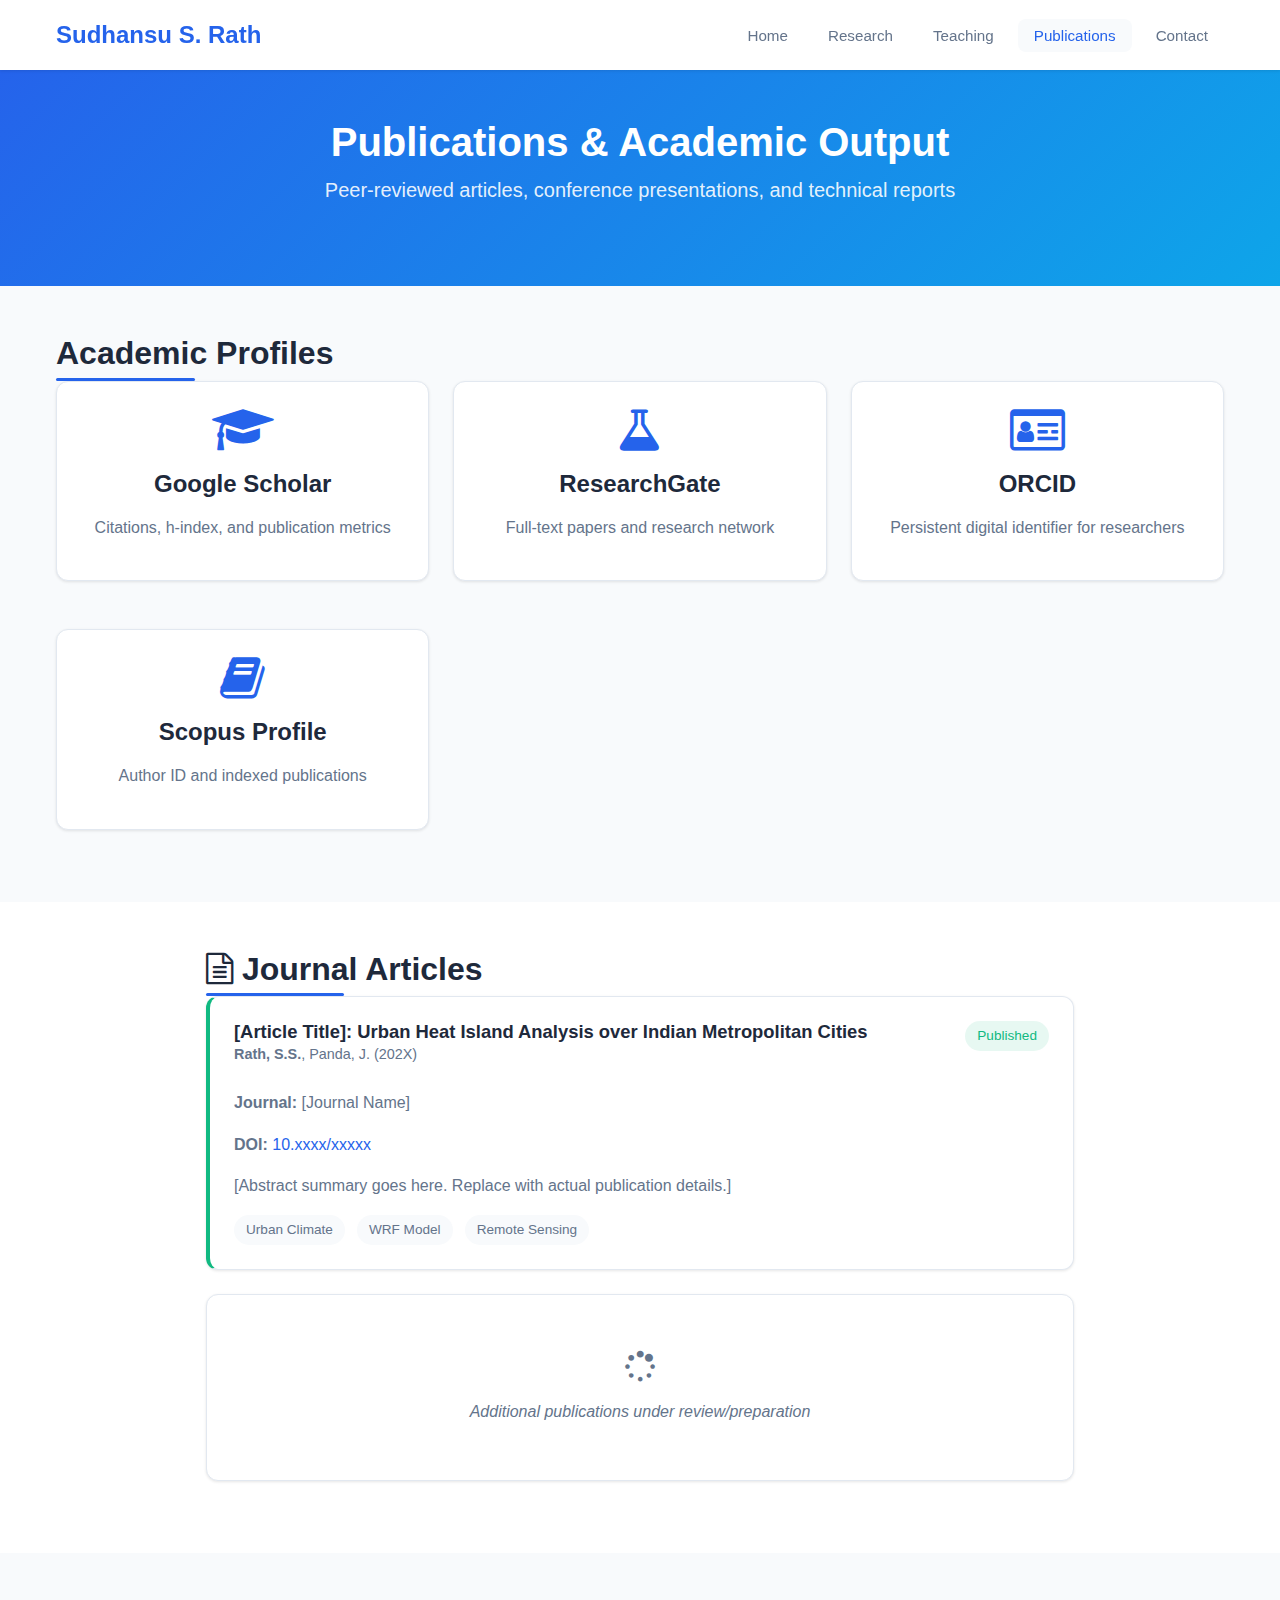
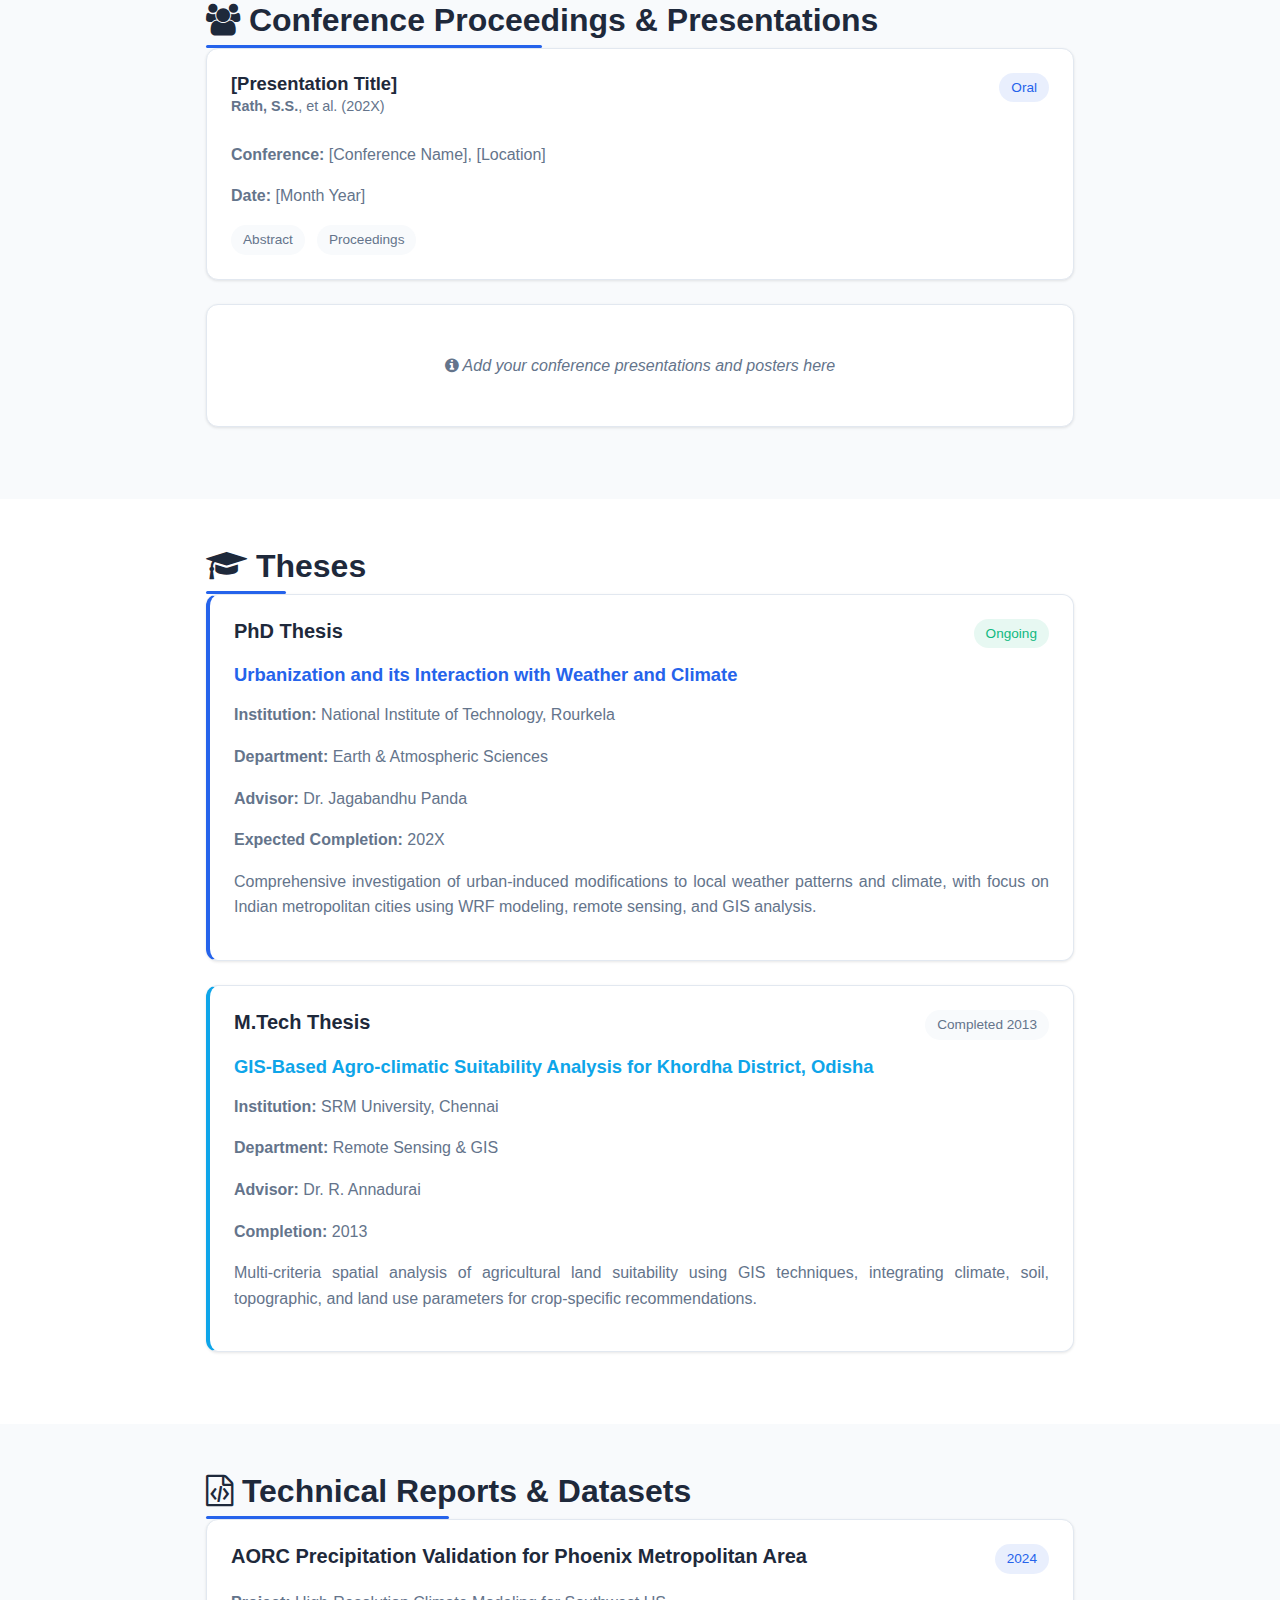
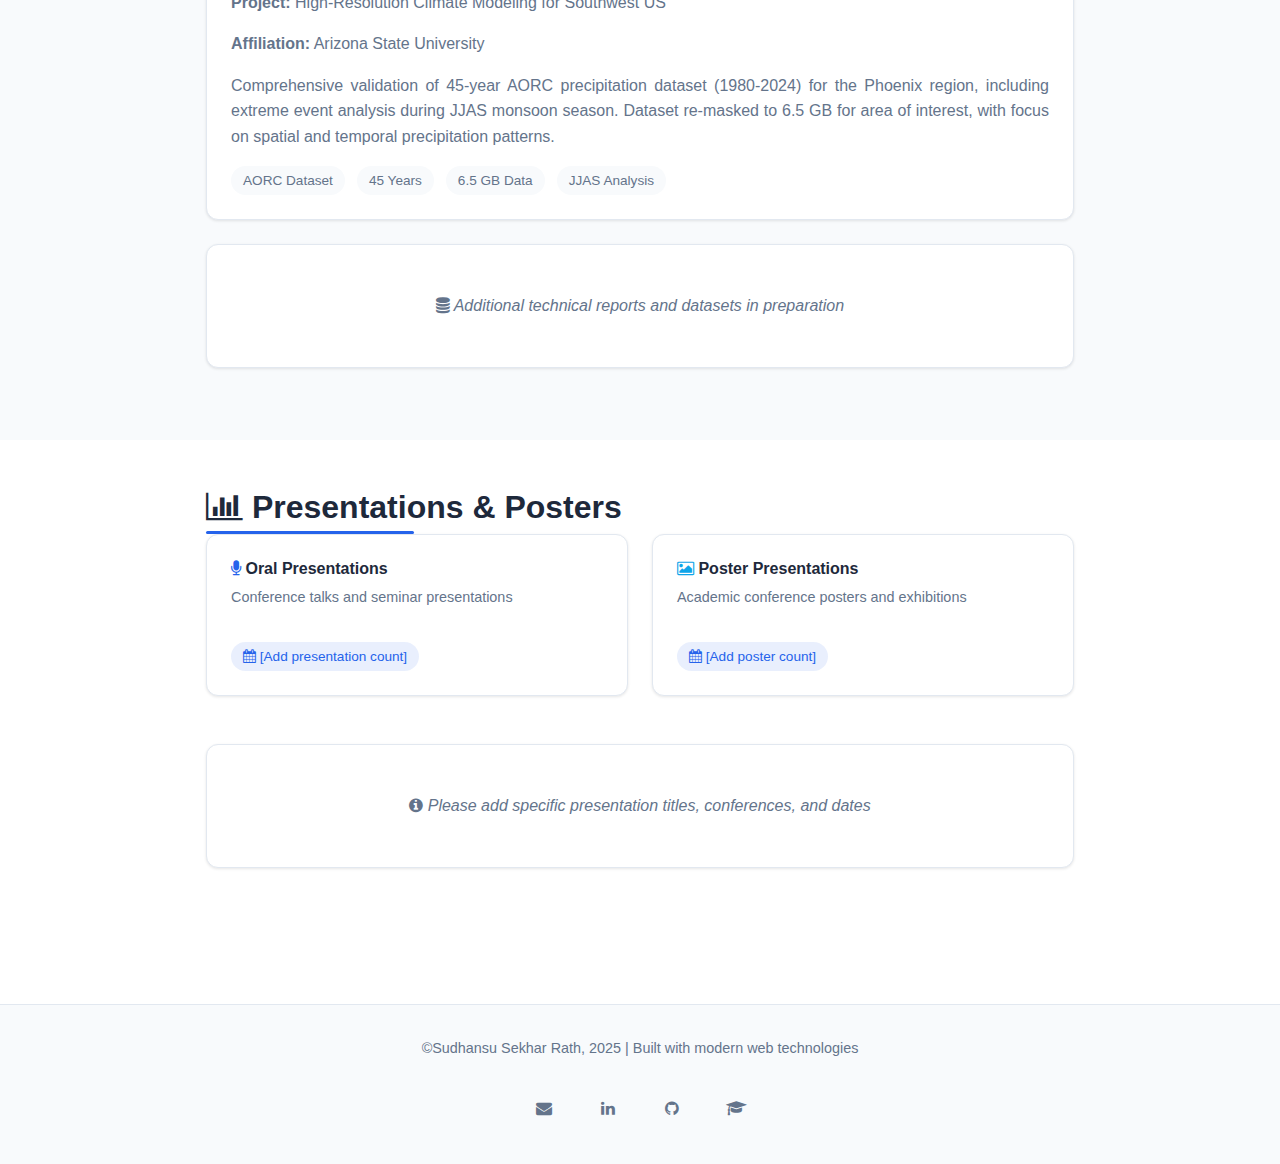
<file: publications_modern.html>
<!DOCTYPE html>
<html lang="en">
<head>
    <meta charset="UTF-8">
    <meta name="viewport" content="width=device-width, initial-scale=1.0">
    <title>Publications | Sudhansu Sekhar Rath</title>
    <meta name="description" content="Academic publications, conference presentations, and scholarly output">
    
    <!-- Modern CSS -->
    <link rel="stylesheet" href="css/modern.css">
    <link rel="stylesheet" href="https://cdnjs.cloudflare.com/ajax/libs/font-awesome/4.7.0/css/font-awesome.min.css">
</head>
<body>
    
    <!-- Navigation -->
    <nav class="nav">
        <div class="container">
            <div class="nav-content">
                <div class="nav-brand">Sudhansu S. Rath</div>
                <div class="nav-links">
                    <a href="index.html"><button class="nav-btn">Home</button></a>
                    <a href="research_modern.html"><button class="nav-btn">Research</button></a>
                    <a href="teaching_modern.html"><button class="nav-btn">Teaching</button></a>
                    <a href="publications_modern.html"><button class="nav-btn active">Publications</button></a>
                    <a href="contact_modern.html"><button class="nav-btn">Contact</button></a>
                </div>
            </div>
        </div>
    </nav>

    <!-- Header Section -->
    <section class="hero" style="padding: 3rem 0;">
        <div class="container">
            <h1 style="font-size: 2.5rem;">Publications & Academic Output</h1>
            <p>Peer-reviewed articles, conference presentations, and technical reports</p>
        </div>
    </section>

    <!-- Academic Profiles -->
    <section class="section" style="background: var(--bg-surface);">
        <div class="container">
            <h2 class="section-title text-center">Academic Profiles</h2>
            
            <div class="grid grid-2">
                <a href="https://scholar.google.com/" target="_blank" style="text-decoration: none;">
                    <div class="card text-center" style="cursor: pointer;">
                        <i class="fa fa-graduation-cap" style="font-size: 3rem; color: var(--primary); margin-bottom: 1rem;"></i>
                        <h3>Google Scholar</h3>
                        <p>Citations, h-index, and publication metrics</p>
                    </div>
                </a>
                
                <a href="https://www.researchgate.net/" target="_blank" style="text-decoration: none;">
                    <div class="card text-center" style="cursor: pointer;">
                        <i class="fa fa-flask" style="font-size: 3rem; color: var(--primary); margin-bottom: 1rem;"></i>
                        <h3>ResearchGate</h3>
                        <p>Full-text papers and research network</p>
                    </div>
                </a>
                
                <a href="https://orcid.org/" target="_blank" style="text-decoration: none;">
                    <div class="card text-center" style="cursor: pointer;">
                        <i class="fa fa-id-card-o" style="font-size: 3rem; color: var(--primary); margin-bottom: 1rem;"></i>
                        <h3>ORCID</h3>
                        <p>Persistent digital identifier for researchers</p>
                    </div>
                </a>
                
                <a href="https://www.scopus.com/" target="_blank" style="text-decoration: none;">
                    <div class="card text-center" style="cursor: pointer;">
                        <i class="fa fa-book" style="font-size: 3rem; color: var(--primary); margin-bottom: 1rem;"></i>
                        <h3>Scopus Profile</h3>
                        <p>Author ID and indexed publications</p>
                    </div>
                </a>
            </div>
        </div>
    </section>

    <!-- Journal Articles -->
    <section class="section">
        <div class="container-narrow">
            <h2 class="section-title"><i class="fa fa-file-text-o"></i> Journal Articles</h2>
            
            <!-- TEMPLATE: Add your published articles here -->
            <div class="card" style="border-left: 4px solid var(--success);">
                <div class="card-header">
                    <div style="flex: 1;">
                        <h3 class="card-title" style="font-size: 1.15rem;">
                            [Article Title]: Urban Heat Island Analysis over Indian Metropolitan Cities
                        </h3>
                        <p class="card-subtitle">
                            <strong>Rath, S.S.</strong>, Panda, J. (202X)
                        </p>
                    </div>
                    <span class="badge badge-success">Published</span>
                </div>
                <p><strong>Journal:</strong> [Journal Name]</p>
                <p><strong>DOI:</strong> <a href="https://doi.org/10.xxxx/xxxxx" target="_blank">10.xxxx/xxxxx</a></p>
                <p style="text-align: justify; color: var(--secondary);">
                    [Abstract summary goes here. Replace with actual publication details.]
                </p>
                <div class="card-meta">
                    <span class="badge">Urban Climate</span>
                    <span class="badge">WRF Model</span>
                    <span class="badge">Remote Sensing</span>
                </div>
            </div>

            <div class="card">
                <div style="text-align: center; padding: 2rem;">
                    <i class="fa fa-spinner fa-pulse" style="font-size: 2rem; color: var(--text-light); margin-bottom: 1rem;"></i>
                    <p style="color: var(--text-light); font-style: italic; margin: 0;">
                        Additional publications under review/preparation
                    </p>
                </div>
            </div>
        </div>
    </section>

    <!-- Conference Proceedings -->
    <section class="section" style="background: var(--bg-surface);">
        <div class="container-narrow">
            <h2 class="section-title"><i class="fa fa-users"></i> Conference Proceedings & Presentations</h2>
            
            <!-- TEMPLATE: Add conference papers here -->
            <div class="card">
                <div class="card-header">
                    <div style="flex: 1;">
                        <h3 class="card-title" style="font-size: 1.15rem;">
                            [Presentation Title]
                        </h3>
                        <p class="card-subtitle">
                            <strong>Rath, S.S.</strong>, et al. (202X)
                        </p>
                    </div>
                    <span class="badge badge-primary">Oral</span>
                </div>
                <p><strong>Conference:</strong> [Conference Name], [Location]</p>
                <p><strong>Date:</strong> [Month Year]</p>
                <div class="card-meta">
                    <span class="badge">Abstract</span>
                    <span class="badge">Proceedings</span>
                </div>
            </div>
            
            <div class="card">
                <div style="text-align: center; padding: 1.5rem;">
                    <p style="color: var(--text-light); font-style: italic; margin: 0;">
                        <i class="fa fa-info-circle"></i> Add your conference presentations and posters here
                    </p>
                </div>
            </div>
        </div>
    </section>

    <!-- Theses -->
    <section class="section">
        <div class="container-narrow">
            <h2 class="section-title"><i class="fa fa-graduation-cap"></i> Theses</h2>
            
            <div class="card" style="border-left: 4px solid var(--primary);">
                <div class="card-header">
                    <h3 class="card-title">PhD Thesis</h3>
                    <span class="badge badge-success">Ongoing</span>
                </div>
                <h4 style="color: var(--primary); font-size: 1.15rem; margin-top: 0.5rem;">
                    Urbanization and its Interaction with Weather and Climate
                </h4>
                <p><strong>Institution:</strong> National Institute of Technology, Rourkela</p>
                <p><strong>Department:</strong> Earth & Atmospheric Sciences</p>
                <p><strong>Advisor:</strong> Dr. Jagabandhu Panda</p>
                <p><strong>Expected Completion:</strong> 202X</p>
                <p style="text-align: justify; color: var(--secondary); margin-top: 1rem;">
                    Comprehensive investigation of urban-induced modifications to local weather patterns and climate, with focus on Indian metropolitan cities using WRF modeling, remote sensing, and GIS analysis.
                </p>
            </div>

            <div class="card" style="border-left: 4px solid var(--accent);">
                <div class="card-header">
                    <h3 class="card-title">M.Tech Thesis</h3>
                    <span class="badge">Completed 2013</span>
                </div>
                <h4 style="color: var(--accent); font-size: 1.15rem; margin-top: 0.5rem;">
                    GIS-Based Agro-climatic Suitability Analysis for Khordha District, Odisha
                </h4>
                <p><strong>Institution:</strong> SRM University, Chennai</p>
                <p><strong>Department:</strong> Remote Sensing & GIS</p>
                <p><strong>Advisor:</strong> Dr. R. Annadurai</p>
                <p><strong>Completion:</strong> 2013</p>
                <p style="text-align: justify; color: var(--secondary); margin-top: 1rem;">
                    Multi-criteria spatial analysis of agricultural land suitability using GIS techniques, integrating climate, soil, topographic, and land use parameters for crop-specific recommendations.
                </p>
            </div>
        </div>
    </section>

    <!-- Technical Reports -->
    <section class="section" style="background: var(--bg-surface);">
        <div class="container-narrow">
            <h2 class="section-title"><i class="fa fa-file-code-o"></i> Technical Reports & Datasets</h2>
            
            <div class="card">
                <div class="card-header">
                    <h3 class="card-title">AORC Precipitation Validation for Phoenix Metropolitan Area</h3>
                    <span class="badge badge-primary">2024</span>
                </div>
                <p><strong>Project:</strong> High-Resolution Climate Modeling for Southwest US</p>
                <p><strong>Affiliation:</strong> Arizona State University</p>
                <p style="text-align: justify; color: var(--secondary); margin-top: 1rem;">
                    Comprehensive validation of 45-year AORC precipitation dataset (1980-2024) for the Phoenix region, including extreme event analysis during JJAS monsoon season. Dataset re-masked to 6.5 GB for area of interest, with focus on spatial and temporal precipitation patterns.
                </p>
                <div class="card-meta">
                    <span class="badge">AORC Dataset</span>
                    <span class="badge">45 Years</span>
                    <span class="badge">6.5 GB Data</span>
                    <span class="badge">JJAS Analysis</span>
                </div>
            </div>

            <div class="card">
                <div style="text-align: center; padding: 1.5rem;">
                    <p style="color: var(--text-light); font-style: italic; margin: 0;">
                        <i class="fa fa-database"></i> Additional technical reports and datasets in preparation
                    </p>
                </div>
            </div>
        </div>
    </section>

    <!-- Presentations & Posters -->
    <section class="section">
        <div class="container-narrow">
            <h2 class="section-title"><i class="fa fa-bar-chart"></i> Presentations & Posters</h2>
            
            <div class="grid grid-2">
                <div class="card">
                    <h3 style="font-size: 1rem; margin-bottom: 0.5rem;">
                        <i class="fa fa-microphone" style="color: var(--primary);"></i> Oral Presentations
                    </h3>
                    <p style="color: var(--text-light); font-size: 0.9rem;">
                        Conference talks and seminar presentations
                    </p>
                    <div class="badge badge-primary" style="margin-top: 1rem;">
                        <i class="fa fa-calendar"></i> [Add presentation count]
                    </div>
                </div>
                
                <div class="card">
                    <h3 style="font-size: 1rem; margin-bottom: 0.5rem;">
                        <i class="fa fa-image" style="color: var(--accent);"></i> Poster Presentations
                    </h3>
                    <p style="color: var(--text-light); font-size: 0.9rem;">
                        Academic conference posters and exhibitions
                    </p>
                    <div class="badge badge-primary" style="margin-top: 1rem;">
                        <i class="fa fa-calendar"></i> [Add poster count]
                    </div>
                </div>
            </div>
            
            <div class="card" style="margin-top: 1.5rem;">
                <div style="text-align: center; padding: 1.5rem;">
                    <p style="color: var(--text-light); font-style: italic; margin: 0;">
                        <i class="fa fa-info-circle"></i> Please add specific presentation titles, conferences, and dates
                    </p>
                </div>
            </div>
        </div>
    </section>

    <!-- Footer -->
    <footer class="footer">
        <div class="container">
            <p>©Sudhansu Sekhar Rath, 2025 | Built with modern web technologies</p>
            <div class="social-links">
                <a href="mailto:514er1004@nitrkl.ac.in" class="social-link" title="Email">
                    <i class="fa fa-envelope"></i>
                </a>
                <a href="#" class="social-link" title="LinkedIn">
                    <i class="fa fa-linkedin"></i>
                </a>
                <a href="#" class="social-link" title="GitHub">
                    <i class="fa fa-github"></i>
                </a>
                <a href="#" class="social-link" title="Google Scholar">
                    <i class="fa fa-graduation-cap"></i>
                </a>
            </div>
        </div>
    </footer>

</body>
</html>
</file>
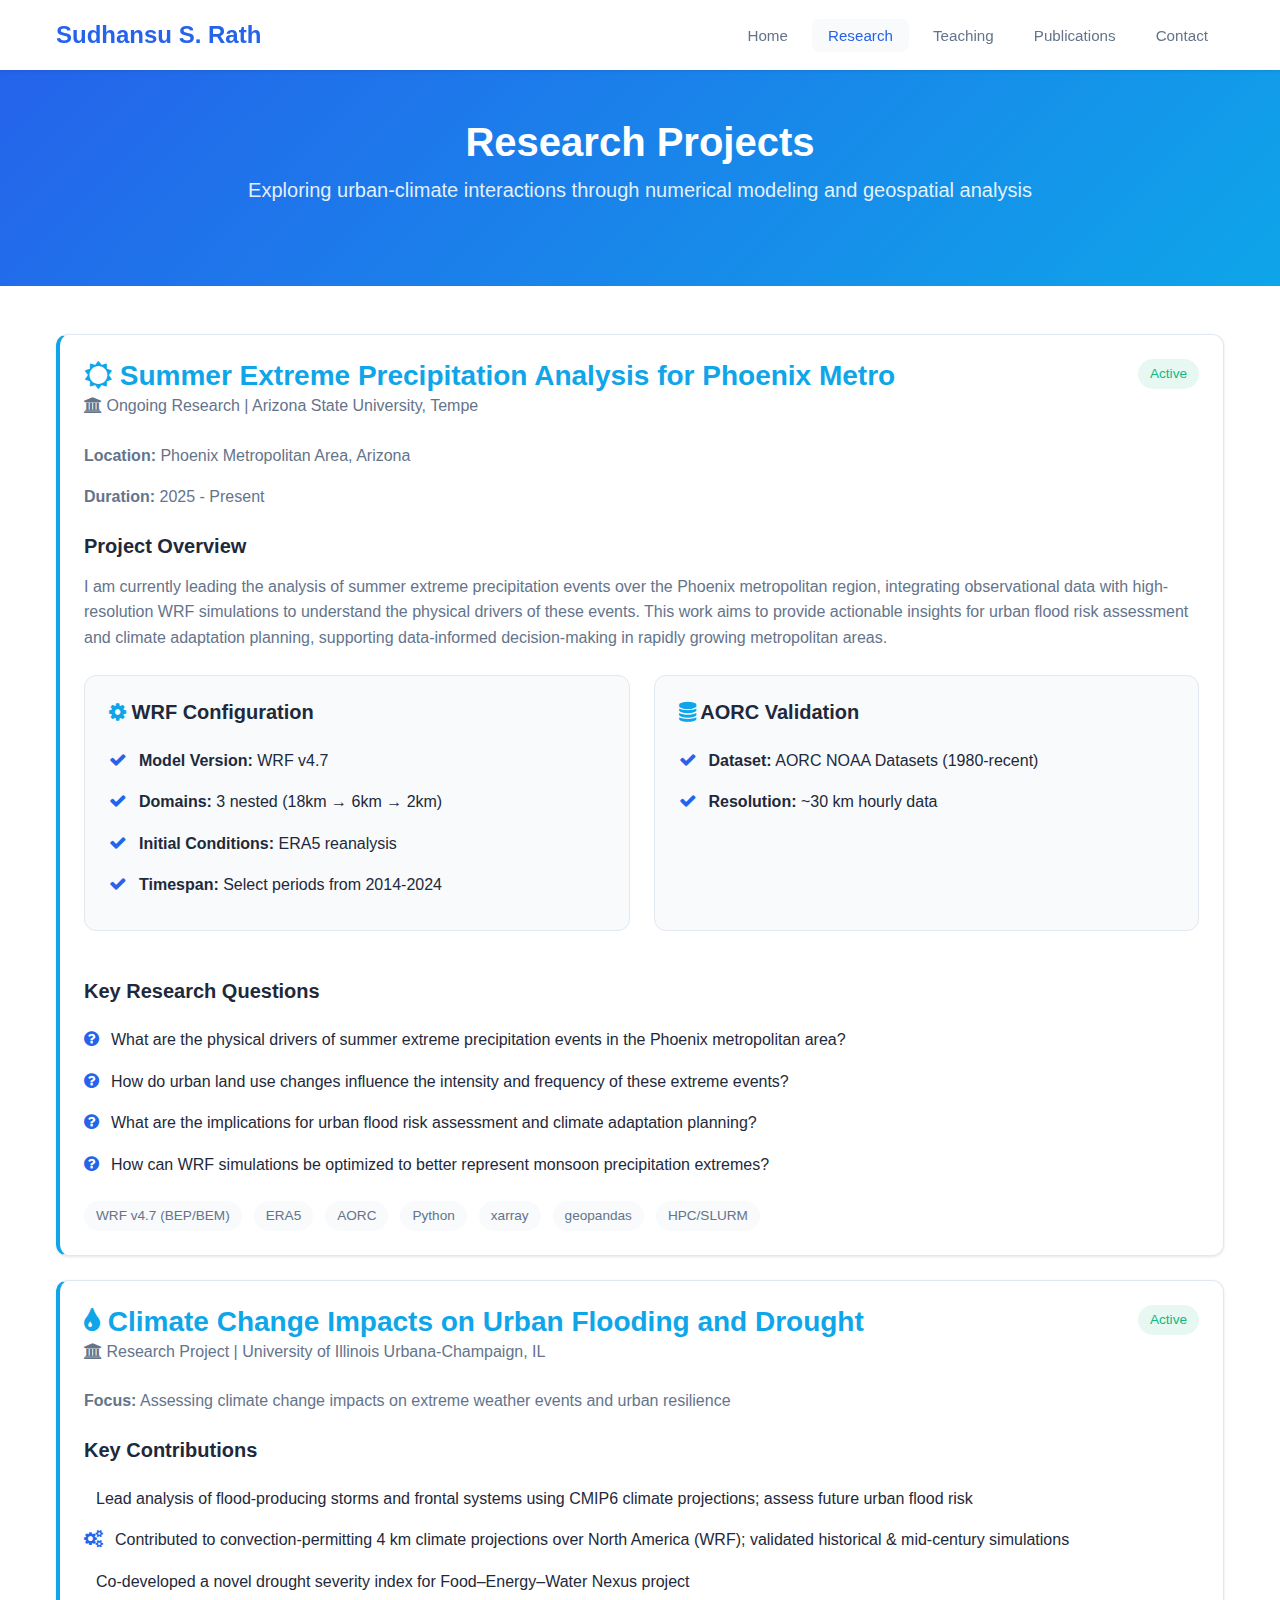
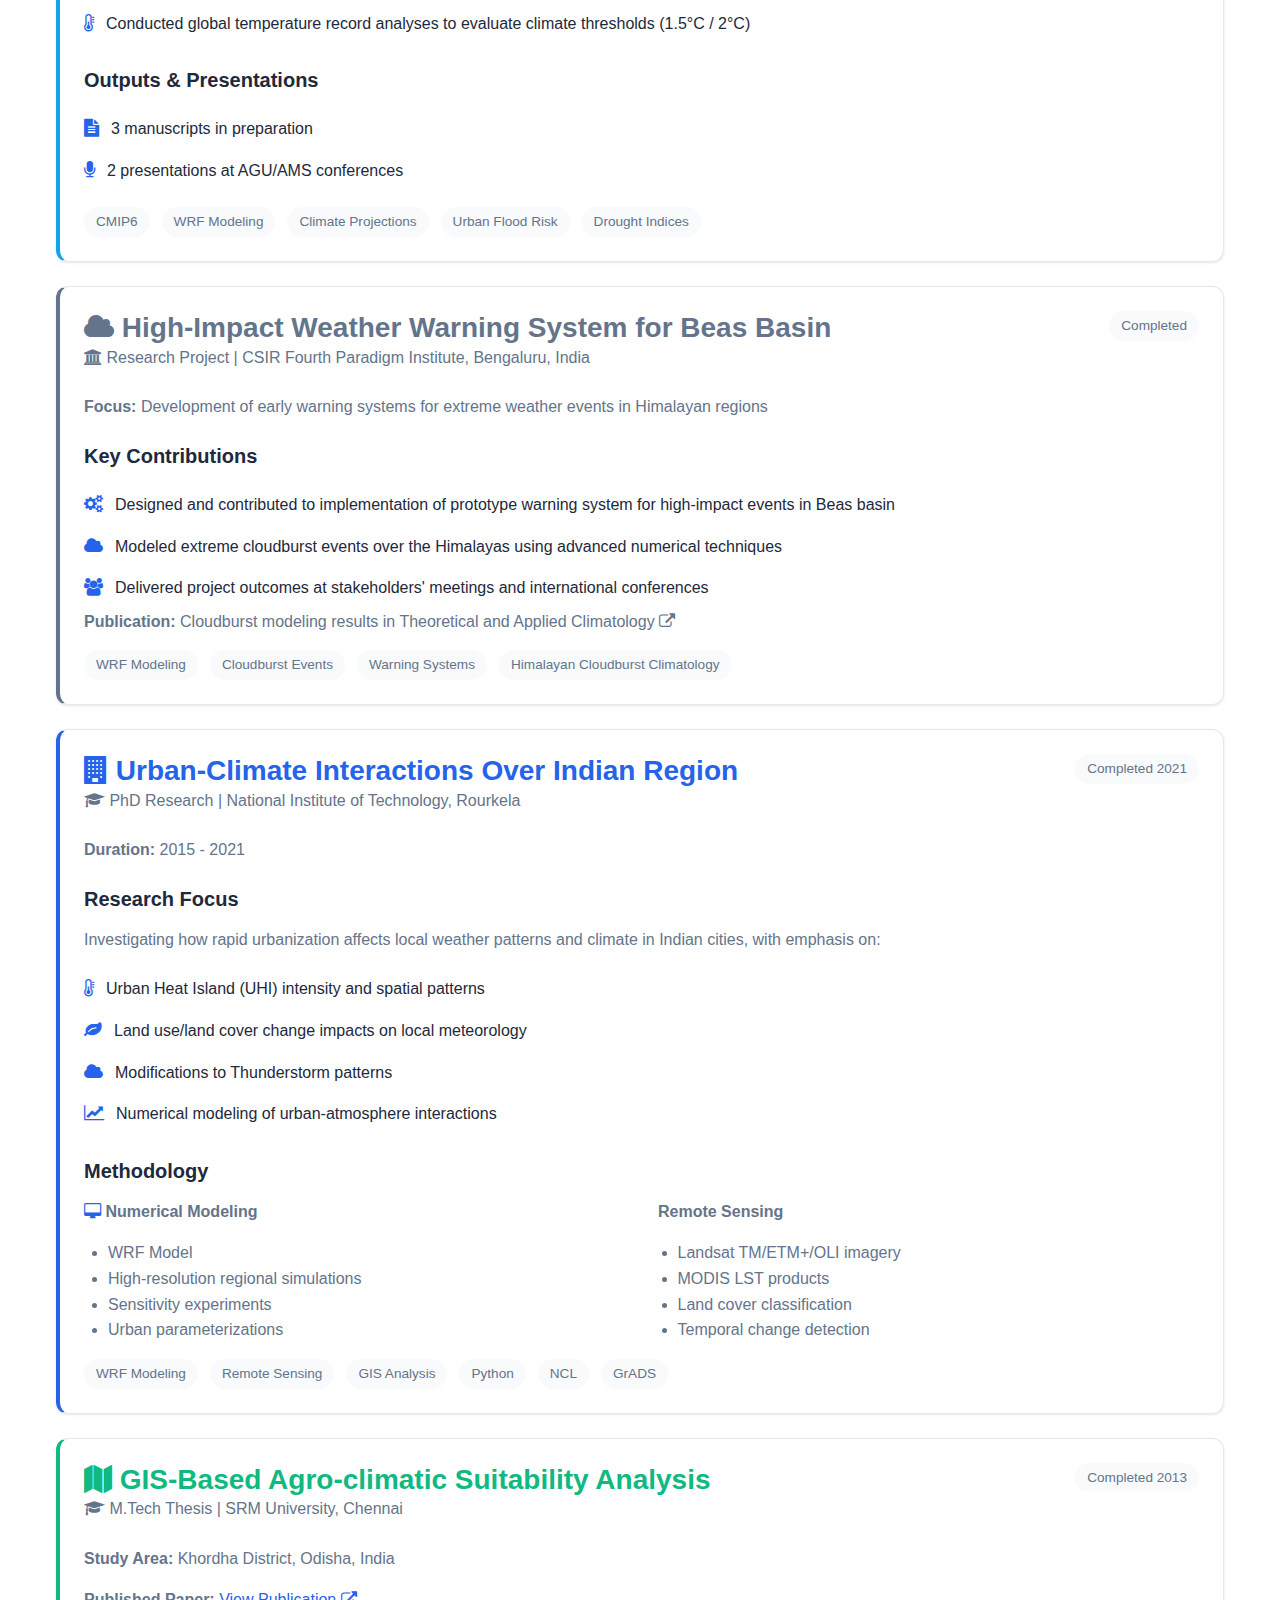
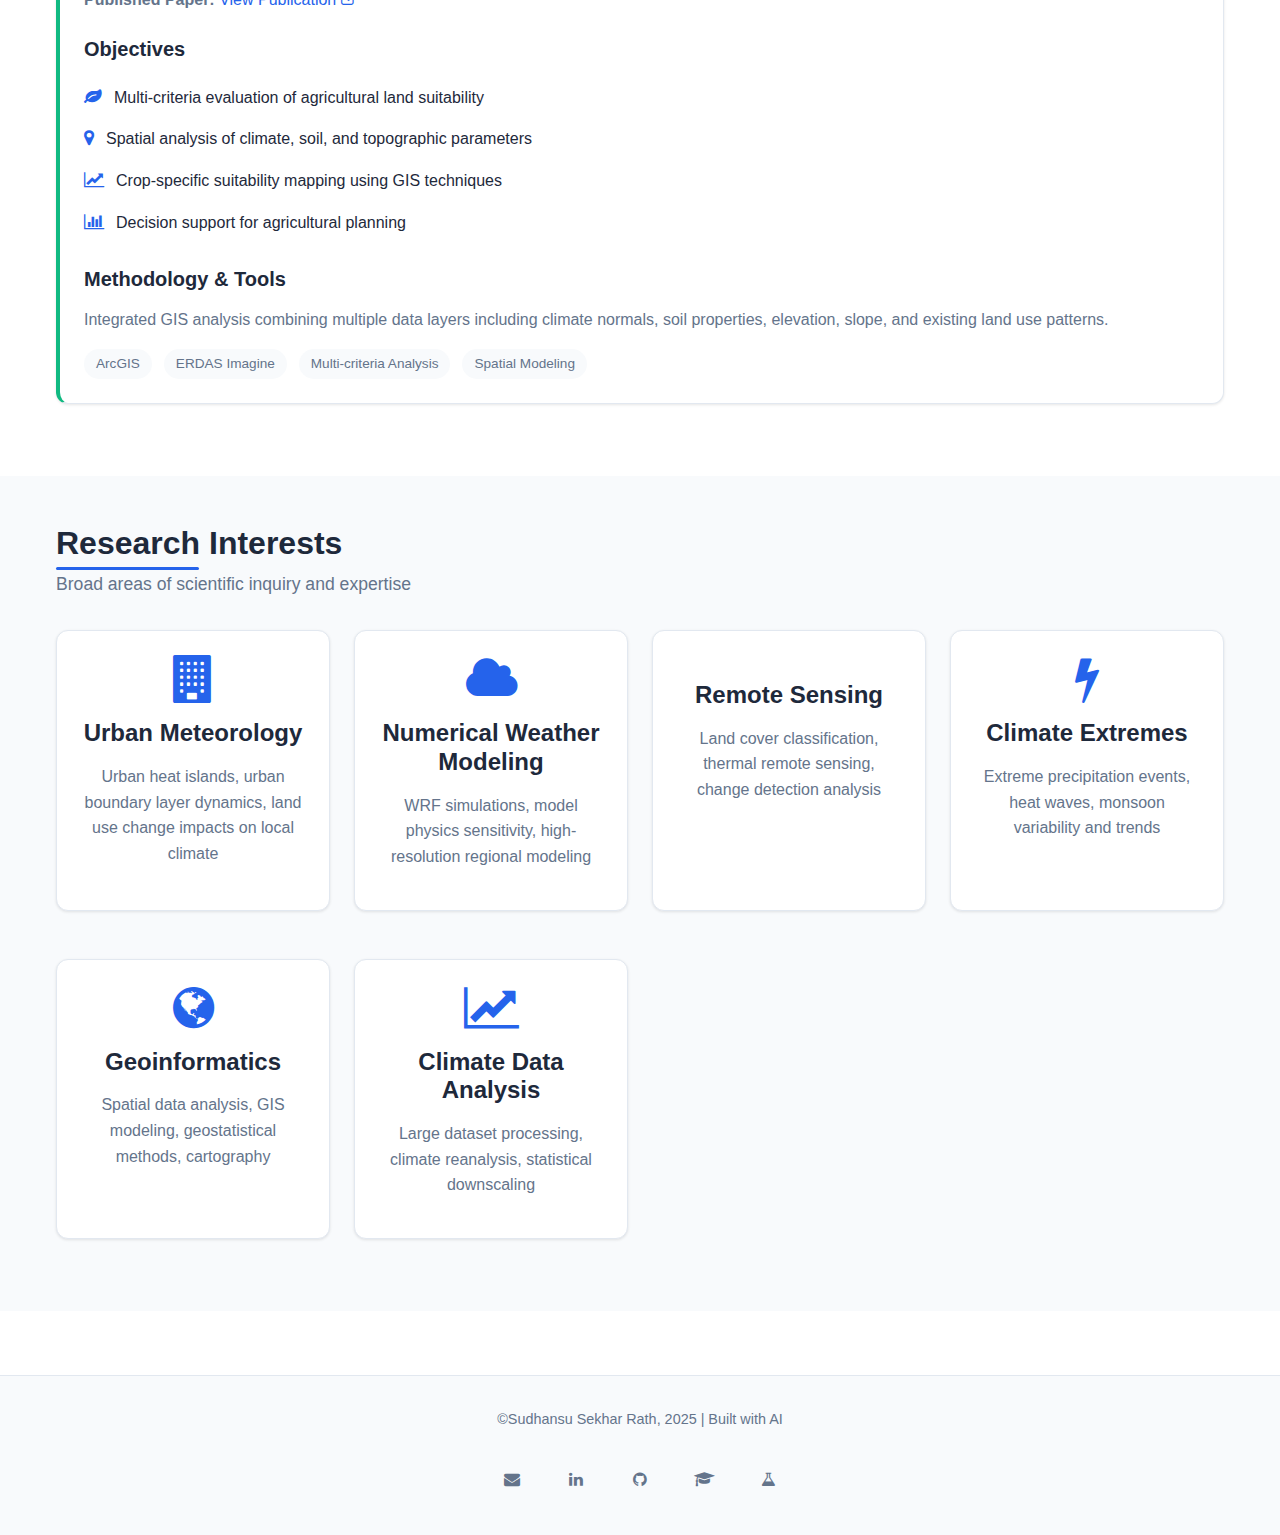
<file: research.html>
<!DOCTYPE html>
<html lang="en">
<head>
    <meta charset="UTF-8">
    <meta name="viewport" content="width=device-width, initial-scale=1.0">
    <title>Research | Sudhansu Sekhar Rath</title>
    <meta name="description" content="Research projects in urban meteorology, WRF modeling, and climate analysis">
    
    <!-- Modern CSS -->
    <link rel="stylesheet" href="css/modern.css">
    <link rel="stylesheet" href="https://cdnjs.cloudflare.com/ajax/libs/font-awesome/4.7.0/css/font-awesome.min.css">
</head>
<body>
    
    <!-- Navigation -->
    <nav class="nav">
        <div class="container">
            <div class="nav-content">
                <div class="nav-brand">Sudhansu S. Rath</div>
                <div class="nav-links">
                    <a href="index.html"><button class="nav-btn">Home</button></a>
                    <a href="research.html"><button class="nav-btn active">Research</button></a>
                    <a href="teaching.html"><button class="nav-btn">Teaching</button></a>
                    <a href="publications.html"><button class="nav-btn">Publications</button></a>
                    <a href="contact.html"><button class="nav-btn">Contact</button></a>
                </div>
            </div>
        </div>
    </nav>

    <!-- Header Section -->
    <section class="hero" style="padding: 3rem 0;">
        <div class="container">
            <h1 style="font-size: 2.5rem;">Research Projects</h1>
            <p>Exploring urban-climate interactions through numerical modeling and geospatial analysis</p>
        </div>
    </section>

    <!-- Main Research Section -->
    <section class="section">
        <div class="container">
            
            <!-- PROJECT 2: Phoenix/ASU Work -->
            <div class="card" style="border-left: 4px solid var(--accent);">
                <div class="card-header">
                    <div>
                        <h2 class="card-title" style="font-size: 1.75rem; color: var(--accent);">
                            <i class="fa fa-sun-o"></i> Summer Extreme Precipitation Analysis for Phoenix Metro
                        </h2>
                        <p class="card-subtitle" style="font-size: 1rem;">
                            <i class="fa fa-university"></i> Ongoing Research | Arizona State University, Tempe
                        </p>
                    </div>
                    <span class="badge badge-success">Active</span>
                </div>
                
                <p><strong>Location:</strong> Phoenix Metropolitan Area, Arizona</p>
                <p><strong>Duration:</strong> 2025 - Present</p>
                
                <h4 style="margin-top: 1.5rem; color: var(--text-dark);">Project Overview</h4>
                <p>I am currently leading the analysis of summer extreme precipitation events over the Phoenix metropolitan region, integrating observational data with high-resolution WRF simulations to understand the physical drivers of these events. This work aims to provide actionable insights for urban flood risk assessment and climate adaptation planning, supporting data-informed decision-making in rapidly growing metropolitan areas.</p>
                
                <div class="grid grid-2" style="margin-top: 1.5rem;">
                    <div class="card" style="background: var(--bg-surface); box-shadow: none;">
                        <h4><i class="fa fa-cog" style="color: var(--accent);"></i> WRF Configuration</h4>
                        <ul class="icon-list">
                            <li><i class="fa fa-check"></i> <span><strong>Model Version:</strong> WRF v4.7</span></li>
                            <li><i class="fa fa-check"></i> <span><strong>Domains:</strong> 3 nested (18km → 6km → 2km)</span></li>
                            <li><i class="fa fa-check"></i> <span><strong>Initial Conditions:</strong> ERA5 reanalysis</span></li>
                            <li><i class="fa fa-check"></i> <span><strong>Timespan:</strong> Select periods from 2014-2024</span></li>
                        </ul>
                    </div>
                    
                    <div class="card" style="background: var(--bg-surface); box-shadow: none;">
                        <h4><i class="fa fa-database" style="color: var(--accent);"></i> AORC Validation</h4>
                        <ul class="icon-list">
                            <li><i class="fa fa-check"></i> <span><strong>Dataset:</strong> AORC NOAA Datasets (1980-recent)</span></li>
                            <li><i class="fa fa-check"></i> <span><strong>Resolution:</strong> ~30 km hourly data</span></li>
                        </ul>
                    </div>
                </div>
                
                <h4 style="margin-top: 1.5rem; color: var(--text-dark);">Key Research Questions</h4>
                <ul class="icon-list">
                    <li><i class="fa fa-question-circle"></i> <span>What are the physical drivers of summer extreme precipitation events in the Phoenix metropolitan area?</span></li>
                    <li><i class="fa fa-question-circle"></i> <span>How do urban land use changes influence the intensity and frequency of these extreme events?</span></li>
                    <li><i class="fa fa-question-circle"></i> <span>What are the implications for urban flood risk assessment and climate adaptation planning?</span></li>
                    <li><i class="fa fa-question-circle"></i> <span>How can WRF simulations be optimized to better represent monsoon precipitation extremes?</span></li>
                </ul>
                
                <div class="card-meta">
                    <span class="badge">WRF v4.7 (BEP/BEM)</span>
                    <span class="badge">ERA5</span>
                    <span class="badge">AORC</span>
                    <span class="badge">Python</span>
                    <span class="badge">xarray</span>
                    <span class="badge">geopandas</span>
                    <span class="badge">HPC/SLURM</span>
                </div>
            </div>

            <!-- PROJECT 3: University of Illinois Work -->
            <div class="card" style="border-left: 4px solid var(--accent);">
                <div class="card-header">
                    <div>
                        <h2 class="card-title" style="font-size: 1.75rem; color: var(--accent);">
                            <i class="fa fa-tint"></i> Climate Change Impacts on Urban Flooding and Drought
                        </h2>
                        <p class="card-subtitle" style="font-size: 1rem;">
                            <i class="fa fa-university"></i> Research Project | University of Illinois Urbana-Champaign, IL
                        </p>
                    </div>
                    <span class="badge badge-success">Active</span>
                </div>
                
                <p><strong>Focus:</strong> Assessing climate change impacts on extreme weather events and urban resilience</p>
                
                <h4 style="margin-top: 1.5rem; color: var(--text-dark);">Key Contributions</h4>
                <ul class="icon-list">
                    <li><i class="fa fa-cloud-rain"></i> <span>Lead analysis of flood-producing storms and frontal systems using CMIP6 climate projections; assess future urban flood risk</span></li>
                    <li><i class="fa fa-cogs"></i> <span>Contributed to convection-permitting 4 km climate projections over North America (WRF); validated historical & mid-century simulations</span></li>
                    <li><i class="fa fa-chart-line"></i> <span>Co-developed a novel drought severity index for Food–Energy–Water Nexus project</span></li>
                    <li><i class="fa fa-thermometer-half"></i> <span>Conducted global temperature record analyses to evaluate climate thresholds (1.5°C / 2°C)</span></li>
                </ul>
                
                <h4 style="margin-top: 1.5rem; color: var(--text-dark);">Outputs & Presentations</h4>
                <ul class="icon-list">
                    <li><i class="fa fa-file-text"></i> <span>3 manuscripts in preparation</span></li>
                    <li><i class="fa fa-microphone"></i> <span>2 presentations at AGU/AMS conferences</span></li>
                </ul>
                
                <div class="card-meta">
                    <span class="badge">CMIP6</span>
                    <span class="badge">WRF Modeling</span>
                    <span class="badge">Climate Projections</span>
                    <span class="badge">Urban Flood Risk</span>
                    <span class="badge">Drought Indices</span>
                </div>
            </div>

            <!-- PROJECT 4: CSIR 4PI Work -->
            <div class="card" style="border-left: 4px solid var(--secondary);">
                <div class="card-header">
                    <div>
                        <h2 class="card-title" style="font-size: 1.75rem; color: var(--secondary);">
                            <i class="fa fa-cloud"></i> High-Impact Weather Warning System for Beas Basin
                        </h2>
                        <p class="card-subtitle" style="font-size: 1rem;">
                            <i class="fa fa-university"></i> Research Project | CSIR Fourth Paradigm Institute, Bengaluru, India
                        </p>
                    </div>
                    <span class="badge">Completed</span>
                </div>
                
                <p><strong>Focus:</strong> Development of early warning systems for extreme weather events in Himalayan regions</p>
                
                <h4 style="margin-top: 1.5rem; color: var(--text-dark);">Key Contributions</h4>
                <ul class="icon-list">
                    <li><i class="fa fa-cogs"></i> <span>Designed and contributed to implementation of prototype warning system for high-impact events in Beas basin</span></li>
                    <li><i class="fa fa-cloud"></i> <span>Modeled extreme cloudburst events over the Himalayas using advanced numerical techniques</span></li>
                    <li><i class="fa fa-users"></i> <span>Delivered project outcomes at stakeholders' meetings and international conferences</span></li>
                </ul>
                
                <p><strong>Publication:</strong> <a href="https://link.springer.com/article/10.1007/s00704-022-04331-x" target="_blank" style="color: var(--secondary);">Cloudburst modeling results in Theoretical and Applied Climatology <i class="fa fa-external-link"></i></a></p>
                
                <div class="card-meta">
                    <span class="badge">WRF Modeling</span>
                    <span class="badge">Cloudburst Events</span>
                    <span class="badge">Warning Systems</span>
                    <span class="badge">Himalayan Cloudburst Climatology</span>
                </div>
            </div>

            <!-- PROJECT 5: PhD Research -->
            <div class="card" style="border-left: 4px solid var(--primary);">
                <div class="card-header">
                    <div>
                        <h2 class="card-title" style="font-size: 1.75rem; color: var(--primary);">
                            <i class="fa fa-building"></i> Urban-Climate Interactions Over Indian Region
                        </h2>
                        <p class="card-subtitle" style="font-size: 1rem;">
                            <i class="fa fa-graduation-cap"></i> PhD Research | National Institute of Technology, Rourkela
                        </p>
                    </div>
                    <span class="badge">Completed 2021</span>
                </div>
                
                <p><strong>Duration:</strong> 2015 - 2021</p>
                
                <h4 style="margin-top: 1.5rem; color: var(--text-dark);">Research Focus</h4>
                <p>Investigating how rapid urbanization affects local weather patterns and climate in Indian cities, with emphasis on:</p>
                <ul class="icon-list">
                    <li><i class="fa fa-thermometer-half"></i> <span>Urban Heat Island (UHI) intensity and spatial patterns</span></li>
                    <li><i class="fa fa-leaf"></i> <span>Land use/land cover change impacts on local meteorology</span></li>
                    <li><i class="fa fa-cloud"></i> <span>Modifications to Thunderstorm patterns</span></li>
                    <li><i class="fa fa-line-chart"></i> <span>Numerical modeling of urban-atmosphere interactions</span></li>
                </ul>
                
                <h4 style="margin-top: 1.5rem; color: var(--text-dark);">Methodology</h4>
                <div class="grid grid-2" style="margin-top: 1rem;">
                    <div>
                        <p><strong><i class="fa fa-desktop" style="color: var(--primary);"></i> Numerical Modeling</strong></p>
                        <ul style="margin-left: 1.5rem; color: var(--secondary);">
                            <li>WRF Model</li>
                            <li>High-resolution regional simulations</li>
                            <li>Sensitivity experiments</li>
                            <li>Urban parameterizations</li>
                        </ul>
                    </div>
                    <div>
                        <p><strong><i class="fa fa-satellite" style="color: var(--primary);"></i> Remote Sensing</strong></p>
                        <ul style="margin-left: 1.5rem; color: var(--secondary);">
                            <li>Landsat TM/ETM+/OLI imagery</li>
                            <li>MODIS LST products</li>
                            <li>Land cover classification</li>
                            <li>Temporal change detection</li>
                        </ul>
                    </div>
                </div>
                
                <div class="card-meta">
                    <span class="badge">WRF Modeling</span>
                    <span class="badge">Remote Sensing</span>
                    <span class="badge">GIS Analysis</span>
                    <span class="badge">Python</span>
                    <span class="badge">NCL</span>
                    <span class="badge">GrADS</span>
                </div>
            </div>

            <!-- PROJECT 6: M.Tech Work -->
            <div class="card" style="border-left: 4px solid var(--success);">
                <div class="card-header">
                    <div>
                        <h2 class="card-title" style="font-size: 1.75rem; color: var(--success);">
                            <i class="fa fa-map"></i> GIS-Based Agro-climatic Suitability Analysis
                        </h2>
                        <p class="card-subtitle" style="font-size: 1rem;">
                            <i class="fa fa-graduation-cap"></i> M.Tech Thesis | SRM University, Chennai
                        </p>
                    </div>
                    <span class="badge">Completed 2013</span>
                </div>
                
                <p><strong>Study Area:</strong> Khordha District, Odisha, India</p>
                <p><strong>Published Paper:</strong> <a href="https://link.springer.com/article/10.1007/s41748-018-0037-y" target="_blank" style="color: var(--primary);">View Publication <i class="fa fa-external-link"></i></a></p>
                
                <h4 style="margin-top: 1.5rem; color: var(--text-dark);">Objectives</h4>
                <ul class="icon-list">
                    <li><i class="fa fa-leaf"></i> <span>Multi-criteria evaluation of agricultural land suitability</span></li>
                    <li><i class="fa fa-map-marker"></i> <span>Spatial analysis of climate, soil, and topographic parameters</span></li>
                    <li><i class="fa fa-line-chart"></i> <span>Crop-specific suitability mapping using GIS techniques</span></li>
                    <li><i class="fa fa-bar-chart"></i> <span>Decision support for agricultural planning</span></li>
                </ul>
                
                <h4 style="margin-top: 1.5rem; color: var(--text-dark);">Methodology & Tools</h4>
                <p>Integrated GIS analysis combining multiple data layers including climate normals, soil properties, elevation, slope, and existing land use patterns.</p>
                
                <div class="card-meta">
                    <span class="badge">ArcGIS</span>
                    <span class="badge">ERDAS Imagine</span>
                    <span class="badge">Multi-criteria Analysis</span>
                    <span class="badge">Spatial Modeling</span>
                </div>
            </div>

        </div>
    </section>

    <!-- Research Interests Section -->
    <section class="section" style="background: var(--bg-surface);">
        <div class="container">
            <h2 class="section-title">Research Interests</h2>
            <p class="section-subtitle">Broad areas of scientific inquiry and expertise</p>
            
            <div class="grid grid-3">
                <div class="card text-center">
                    <i class="fa fa-building" style="font-size: 3rem; color: var(--primary); margin-bottom: 1rem;"></i>
                    <h3>Urban Meteorology</h3>
                    <p>Urban heat islands, urban boundary layer dynamics, land use change impacts on local climate</p>
                </div>
                
                <div class="card text-center">
                    <i class="fa fa-cloud" style="font-size: 3rem; color: var(--primary); margin-bottom: 1rem;"></i>
                    <h3>Numerical Weather Modeling</h3>
                    <p>WRF simulations, model physics sensitivity, high-resolution regional modeling</p>
                </div>
                
                <div class="card text-center">
                    <i class="fa fa-satellite" style="font-size: 3rem; color: var(--primary); margin-bottom: 1rem;"></i>
                    <h3>Remote Sensing</h3>
                    <p>Land cover classification, thermal remote sensing, change detection analysis</p>
                </div>
                
                <div class="card text-center">
                    <i class="fa fa-bolt" style="font-size: 3rem; color: var(--primary); margin-bottom: 1rem;"></i>
                    <h3>Climate Extremes</h3>
                    <p>Extreme precipitation events, heat waves, monsoon variability and trends</p>
                </div>
                
                <div class="card text-center">
                    <i class="fa fa-globe" style="font-size: 3rem; color: var(--primary); margin-bottom: 1rem;"></i>
                    <h3>Geoinformatics</h3>
                    <p>Spatial data analysis, GIS modeling, geostatistical methods, cartography</p>
                </div>
                
                <div class="card text-center">
                    <i class="fa fa-line-chart" style="font-size: 3rem; color: var(--primary); margin-bottom: 1rem;"></i>
                    <h3>Climate Data Analysis</h3>
                    <p>Large dataset processing, climate reanalysis, statistical downscaling</p>
                </div>
            </div>
        </div>
    </section>

    <!-- Footer -->
    <footer class="footer">
        <div class="container">
            <p>©Sudhansu Sekhar Rath, 2025 | Built with AI</p>
            <div class="social-links">
                <a href="mailto:sudhansu@asu.edu" class="social-link" title="Email">
                    <i class="fa fa-envelope"></i>
                </a>
                <a href="https://www.linkedin.com/in/sudhansu-s-rath-ph-d-6839b4203/" class="social-link" title="LinkedIn">
                    <i class="fa fa-linkedin"></i>
                </a>
                <a href="https://github.com/sudhansu-s-rath" class="social-link" title="GitHub">
                    <i class="fa fa-github"></i>
                </a>
                <a href="https://scholar.google.com/citations?user=o4jIZJAAAAAJ&hl=en" class="social-link" title="Google Scholar">
                    <i class="fa fa-graduation-cap"></i>
                </a>
                <a href="https://www.researchgate.net/profile/Sudhansu-Rath-2?ev=hdr_xprf" class="social-link" title="ResearchGate">
                    <i class="fa fa-flask"></i>
                </a>
            </div>
        </div>
    </footer>

</body>
</html>
</file>
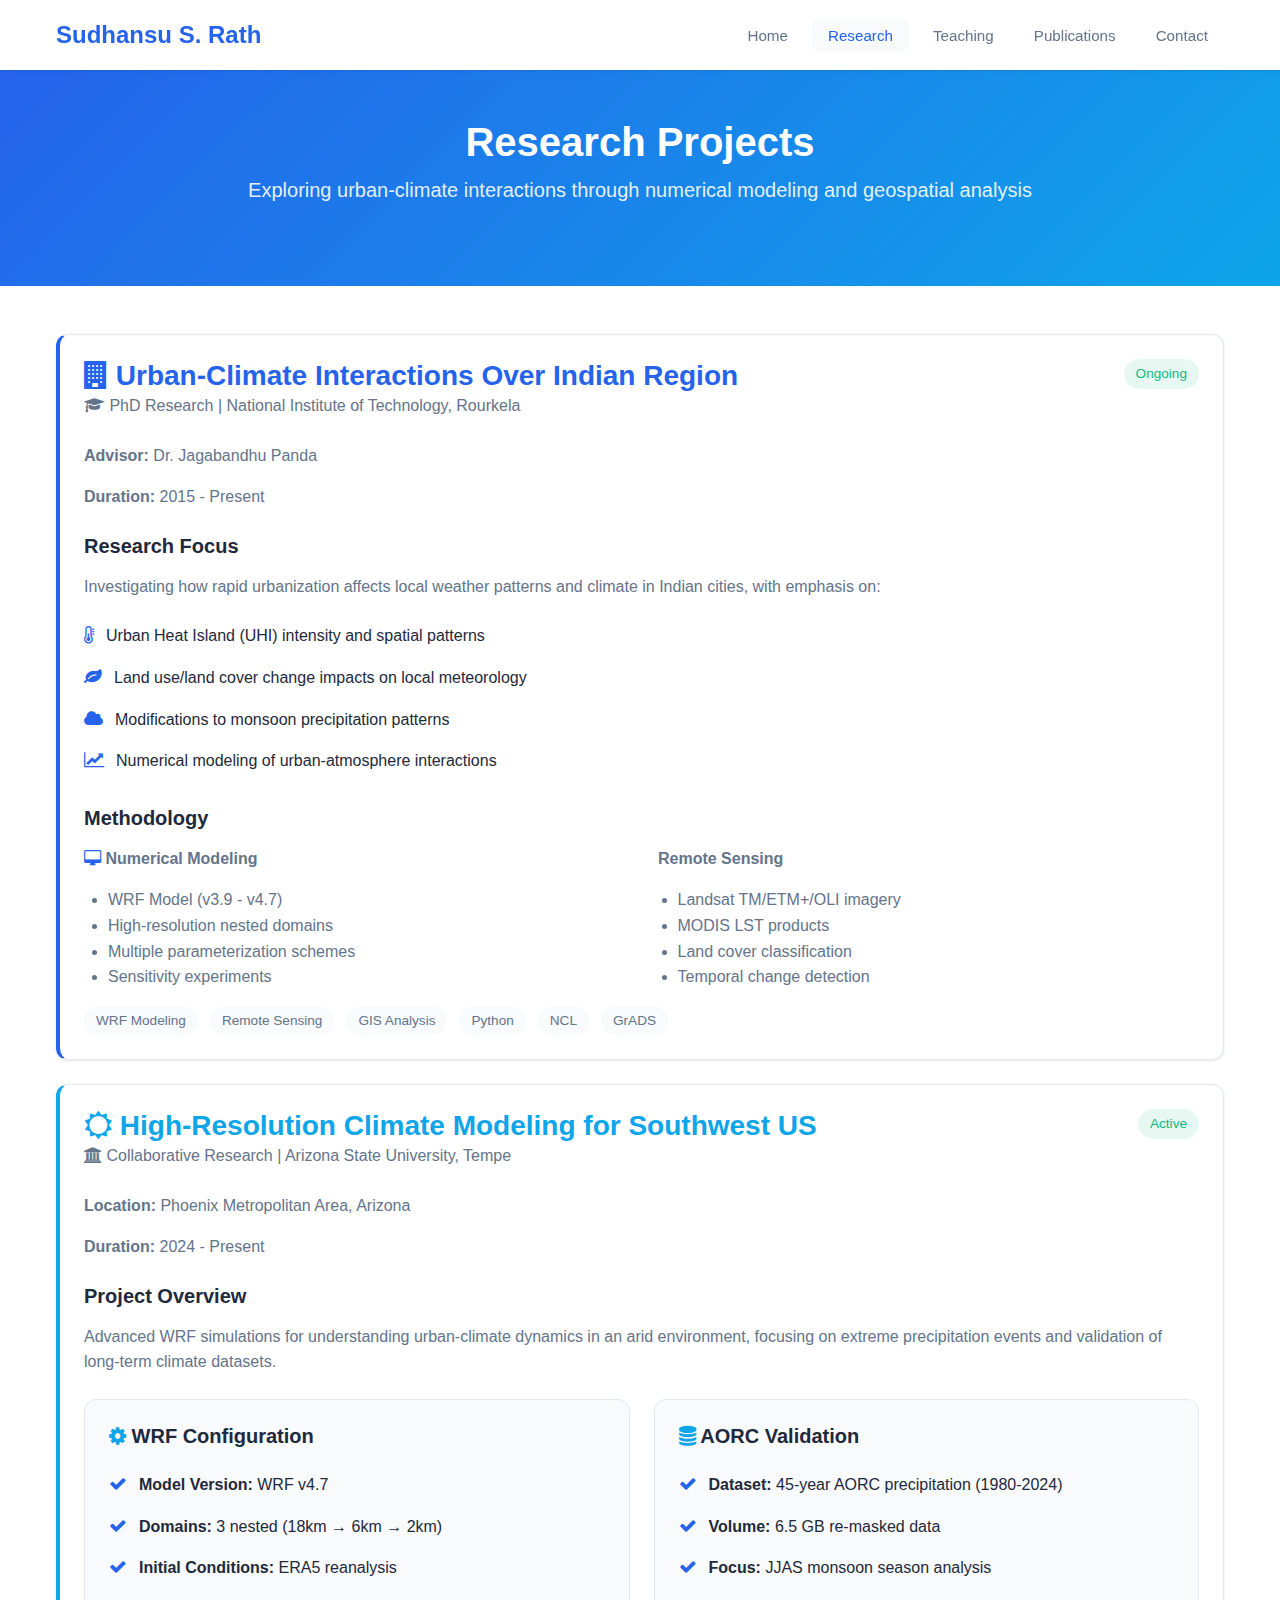
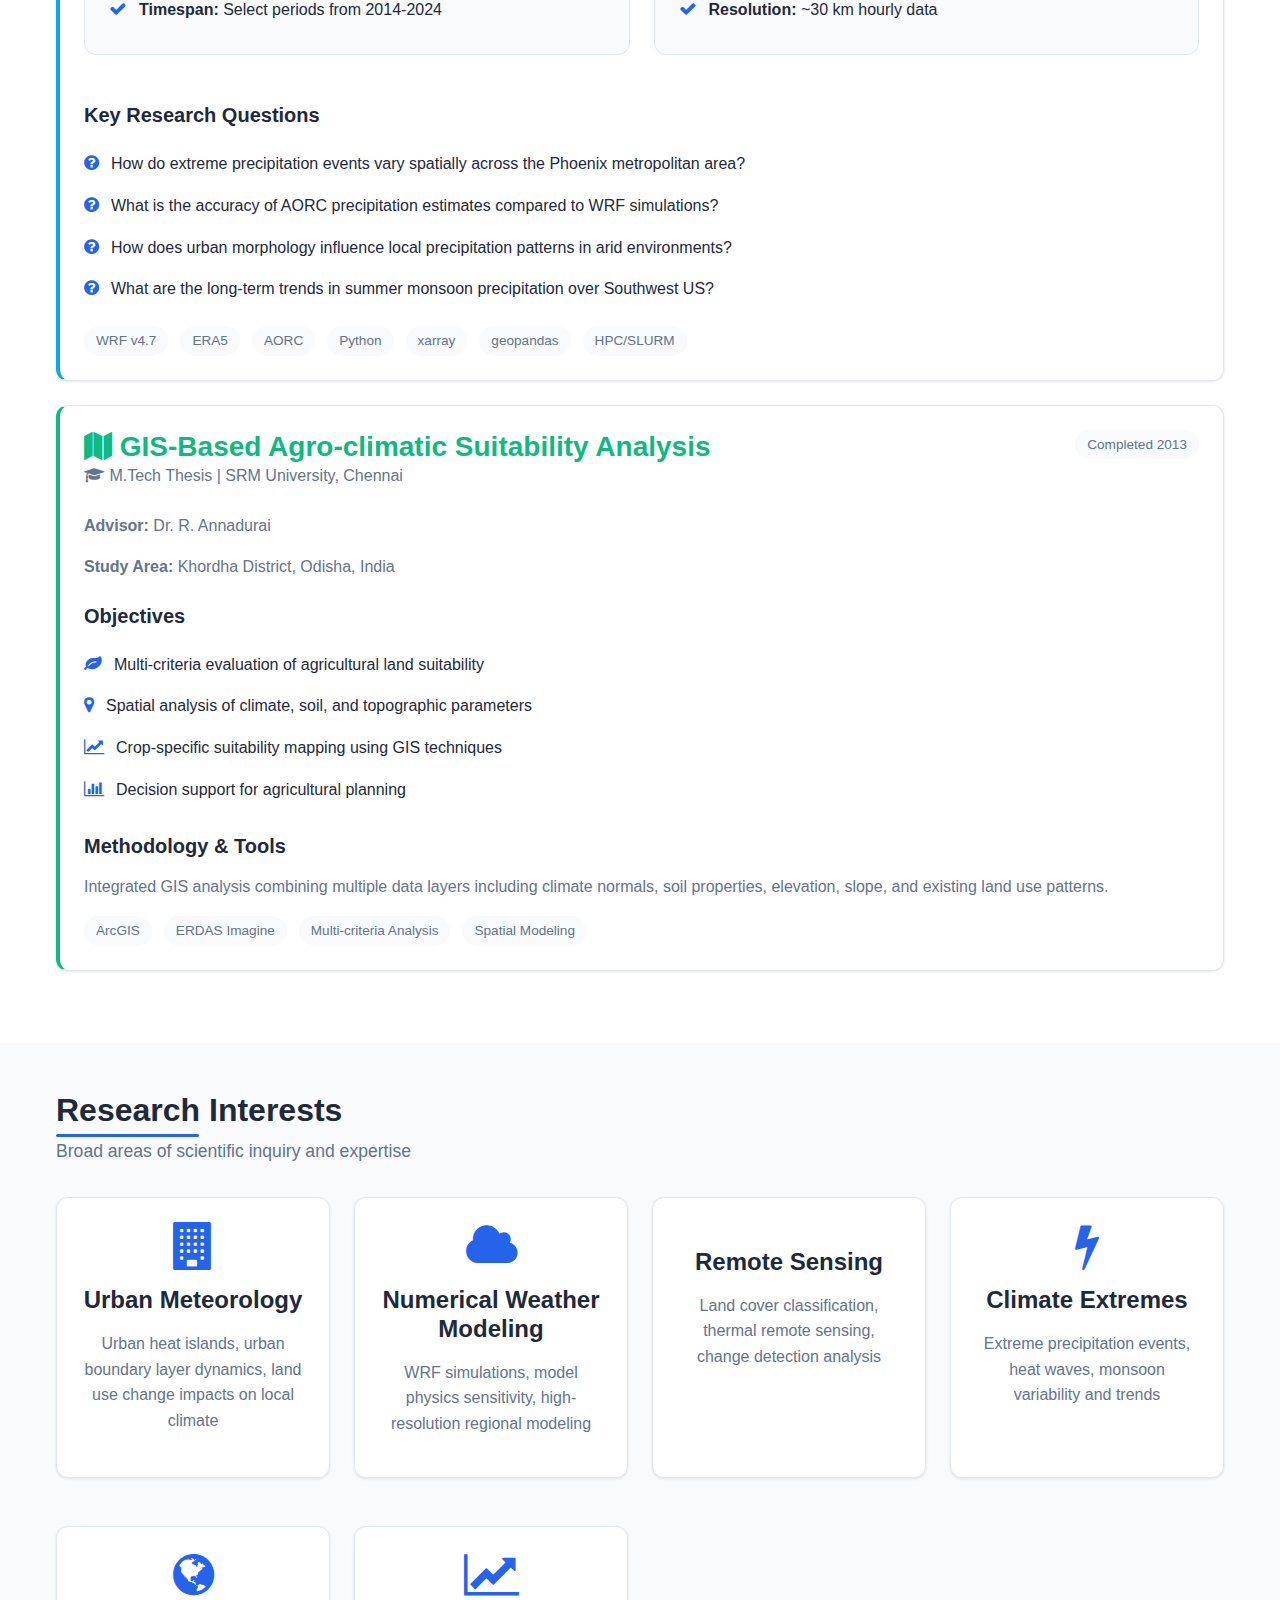
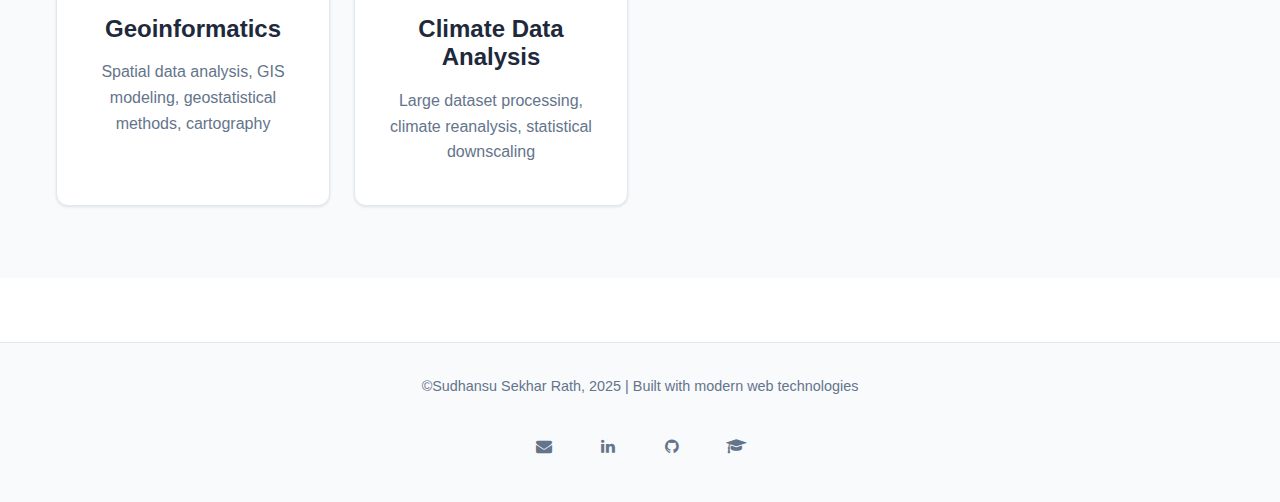
<file: research_modern.html>
<!DOCTYPE html>
<html lang="en">
<head>
    <meta charset="UTF-8">
    <meta name="viewport" content="width=device-width, initial-scale=1.0">
    <title>Research | Sudhansu Sekhar Rath</title>
    <meta name="description" content="Research projects in urban meteorology, WRF modeling, and climate analysis">
    
    <!-- Modern CSS -->
    <link rel="stylesheet" href="css/modern.css">
    <link rel="stylesheet" href="https://cdnjs.cloudflare.com/ajax/libs/font-awesome/4.7.0/css/font-awesome.min.css">
</head>
<body>
    
    <!-- Navigation -->
    <nav class="nav">
        <div class="container">
            <div class="nav-content">
                <div class="nav-brand">Sudhansu S. Rath</div>
                <div class="nav-links">
                    <a href="index.html"><button class="nav-btn">Home</button></a>
                    <a href="research.html"><button class="nav-btn active">Research</button></a>
                    <a href="teaching.html"><button class="nav-btn">Teaching</button></a>
                    <a href="publications.html"><button class="nav-btn">Publications</button></a>
                    <a href="contact.html"><button class="nav-btn">Contact</button></a>
                </div>
            </div>
        </div>
    </nav>

    <!-- Header Section -->
    <section class="hero" style="padding: 3rem 0;">
        <div class="container">
            <h1 style="font-size: 2.5rem;">Research Projects</h1>
            <p>Exploring urban-climate interactions through numerical modeling and geospatial analysis</p>
        </div>
    </section>

    <!-- Main Research Section -->
    <section class="section">
        <div class="container">
            
            <!-- PROJECT 1: PhD Research -->
            <div class="card" style="border-left: 4px solid var(--primary);">
                <div class="card-header">
                    <div>
                        <h2 class="card-title" style="font-size: 1.75rem; color: var(--primary);">
                            <i class="fa fa-building"></i> Urban-Climate Interactions Over Indian Region
                        </h2>
                        <p class="card-subtitle" style="font-size: 1rem;">
                            <i class="fa fa-graduation-cap"></i> PhD Research | National Institute of Technology, Rourkela
                        </p>
                    </div>
                    <span class="badge badge-success">Ongoing</span>
                </div>
                
                <p><strong>Advisor:</strong> Dr. Jagabandhu Panda</p>
                <p><strong>Duration:</strong> 2015 - Present</p>
                
                <h4 style="margin-top: 1.5rem; color: var(--text-dark);">Research Focus</h4>
                <p>Investigating how rapid urbanization affects local weather patterns and climate in Indian cities, with emphasis on:</p>
                <ul class="icon-list">
                    <li><i class="fa fa-thermometer-half"></i> <span>Urban Heat Island (UHI) intensity and spatial patterns</span></li>
                    <li><i class="fa fa-leaf"></i> <span>Land use/land cover change impacts on local meteorology</span></li>
                    <li><i class="fa fa-cloud"></i> <span>Modifications to monsoon precipitation patterns</span></li>
                    <li><i class="fa fa-line-chart"></i> <span>Numerical modeling of urban-atmosphere interactions</span></li>
                </ul>
                
                <h4 style="margin-top: 1.5rem; color: var(--text-dark);">Methodology</h4>
                <div class="grid grid-2" style="margin-top: 1rem;">
                    <div>
                        <p><strong><i class="fa fa-desktop" style="color: var(--primary);"></i> Numerical Modeling</strong></p>
                        <ul style="margin-left: 1.5rem; color: var(--secondary);">
                            <li>WRF Model (v3.9 - v4.7)</li>
                            <li>High-resolution nested domains</li>
                            <li>Multiple parameterization schemes</li>
                            <li>Sensitivity experiments</li>
                        </ul>
                    </div>
                    <div>
                        <p><strong><i class="fa fa-satellite" style="color: var(--primary);"></i> Remote Sensing</strong></p>
                        <ul style="margin-left: 1.5rem; color: var(--secondary);">
                            <li>Landsat TM/ETM+/OLI imagery</li>
                            <li>MODIS LST products</li>
                            <li>Land cover classification</li>
                            <li>Temporal change detection</li>
                        </ul>
                    </div>
                </div>
                
                <div class="card-meta">
                    <span class="badge">WRF Modeling</span>
                    <span class="badge">Remote Sensing</span>
                    <span class="badge">GIS Analysis</span>
                    <span class="badge">Python</span>
                    <span class="badge">NCL</span>
                    <span class="badge">GrADS</span>
                </div>
            </div>

            <!-- PROJECT 2: Phoenix/ASU Work -->
            <div class="card" style="border-left: 4px solid var(--accent);">
                <div class="card-header">
                    <div>
                        <h2 class="card-title" style="font-size: 1.75rem; color: var(--accent);">
                            <i class="fa fa-sun-o"></i> High-Resolution Climate Modeling for Southwest US
                        </h2>
                        <p class="card-subtitle" style="font-size: 1rem;">
                            <i class="fa fa-university"></i> Collaborative Research | Arizona State University, Tempe
                        </p>
                    </div>
                    <span class="badge badge-success">Active</span>
                </div>
                
                <p><strong>Location:</strong> Phoenix Metropolitan Area, Arizona</p>
                <p><strong>Duration:</strong> 2024 - Present</p>
                
                <h4 style="margin-top: 1.5rem; color: var(--text-dark);">Project Overview</h4>
                <p>Advanced WRF simulations for understanding urban-climate dynamics in an arid environment, focusing on extreme precipitation events and validation of long-term climate datasets.</p>
                
                <div class="grid grid-2" style="margin-top: 1.5rem;">
                    <div class="card" style="background: var(--bg-surface); box-shadow: none;">
                        <h4><i class="fa fa-cog" style="color: var(--accent);"></i> WRF Configuration</h4>
                        <ul class="icon-list">
                            <li><i class="fa fa-check"></i> <span><strong>Model Version:</strong> WRF v4.7</span></li>
                            <li><i class="fa fa-check"></i> <span><strong>Domains:</strong> 3 nested (18km → 6km → 2km)</span></li>
                            <li><i class="fa fa-check"></i> <span><strong>Initial Conditions:</strong> ERA5 reanalysis</span></li>
                            <li><i class="fa fa-check"></i> <span><strong>Timespan:</strong> Select periods from 2014-2024</span></li>
                        </ul>
                    </div>
                    
                    <div class="card" style="background: var(--bg-surface); box-shadow: none;">
                        <h4><i class="fa fa-database" style="color: var(--accent);"></i> AORC Validation</h4>
                        <ul class="icon-list">
                            <li><i class="fa fa-check"></i> <span><strong>Dataset:</strong> 45-year AORC precipitation (1980-2024)</span></li>
                            <li><i class="fa fa-check"></i> <span><strong>Volume:</strong> 6.5 GB re-masked data</span></li>
                            <li><i class="fa fa-check"></i> <span><strong>Focus:</strong> JJAS monsoon season analysis</span></li>
                            <li><i class="fa fa-check"></i> <span><strong>Resolution:</strong> ~30 km hourly data</span></li>
                        </ul>
                    </div>
                </div>
                
                <h4 style="margin-top: 1.5rem; color: var(--text-dark);">Key Research Questions</h4>
                <ul class="icon-list">
                    <li><i class="fa fa-question-circle"></i> <span>How do extreme precipitation events vary spatially across the Phoenix metropolitan area?</span></li>
                    <li><i class="fa fa-question-circle"></i> <span>What is the accuracy of AORC precipitation estimates compared to WRF simulations?</span></li>
                    <li><i class="fa fa-question-circle"></i> <span>How does urban morphology influence local precipitation patterns in arid environments?</span></li>
                    <li><i class="fa fa-question-circle"></i> <span>What are the long-term trends in summer monsoon precipitation over Southwest US?</span></li>
                </ul>
                
                <div class="card-meta">
                    <span class="badge">WRF v4.7</span>
                    <span class="badge">ERA5</span>
                    <span class="badge">AORC</span>
                    <span class="badge">Python</span>
                    <span class="badge">xarray</span>
                    <span class="badge">geopandas</span>
                    <span class="badge">HPC/SLURM</span>
                </div>
            </div>

            <!-- PROJECT 3: M.Tech Work -->
            <div class="card" style="border-left: 4px solid var(--success);">
                <div class="card-header">
                    <div>
                        <h2 class="card-title" style="font-size: 1.75rem; color: var(--success);">
                            <i class="fa fa-map"></i> GIS-Based Agro-climatic Suitability Analysis
                        </h2>
                        <p class="card-subtitle" style="font-size: 1rem;">
                            <i class="fa fa-graduation-cap"></i> M.Tech Thesis | SRM University, Chennai
                        </p>
                    </div>
                    <span class="badge">Completed 2013</span>
                </div>
                
                <p><strong>Advisor:</strong> Dr. R. Annadurai</p>
                <p><strong>Study Area:</strong> Khordha District, Odisha, India</p>
                
                <h4 style="margin-top: 1.5rem; color: var(--text-dark);">Objectives</h4>
                <ul class="icon-list">
                    <li><i class="fa fa-leaf"></i> <span>Multi-criteria evaluation of agricultural land suitability</span></li>
                    <li><i class="fa fa-map-marker"></i> <span>Spatial analysis of climate, soil, and topographic parameters</span></li>
                    <li><i class="fa fa-line-chart"></i> <span>Crop-specific suitability mapping using GIS techniques</span></li>
                    <li><i class="fa fa-bar-chart"></i> <span>Decision support for agricultural planning</span></li>
                </ul>
                
                <h4 style="margin-top: 1.5rem; color: var(--text-dark);">Methodology & Tools</h4>
                <p>Integrated GIS analysis combining multiple data layers including climate normals, soil properties, elevation, slope, and existing land use patterns.</p>
                
                <div class="card-meta">
                    <span class="badge">ArcGIS</span>
                    <span class="badge">ERDAS Imagine</span>
                    <span class="badge">Multi-criteria Analysis</span>
                    <span class="badge">Spatial Modeling</span>
                </div>
            </div>

        </div>
    </section>

    <!-- Research Interests Section -->
    <section class="section" style="background: var(--bg-surface);">
        <div class="container">
            <h2 class="section-title">Research Interests</h2>
            <p class="section-subtitle">Broad areas of scientific inquiry and expertise</p>
            
            <div class="grid grid-3">
                <div class="card text-center">
                    <i class="fa fa-building" style="font-size: 3rem; color: var(--primary); margin-bottom: 1rem;"></i>
                    <h3>Urban Meteorology</h3>
                    <p>Urban heat islands, urban boundary layer dynamics, land use change impacts on local climate</p>
                </div>
                
                <div class="card text-center">
                    <i class="fa fa-cloud" style="font-size: 3rem; color: var(--primary); margin-bottom: 1rem;"></i>
                    <h3>Numerical Weather Modeling</h3>
                    <p>WRF simulations, model physics sensitivity, high-resolution regional modeling</p>
                </div>
                
                <div class="card text-center">
                    <i class="fa fa-satellite" style="font-size: 3rem; color: var(--primary); margin-bottom: 1rem;"></i>
                    <h3>Remote Sensing</h3>
                    <p>Land cover classification, thermal remote sensing, change detection analysis</p>
                </div>
                
                <div class="card text-center">
                    <i class="fa fa-bolt" style="font-size: 3rem; color: var(--primary); margin-bottom: 1rem;"></i>
                    <h3>Climate Extremes</h3>
                    <p>Extreme precipitation events, heat waves, monsoon variability and trends</p>
                </div>
                
                <div class="card text-center">
                    <i class="fa fa-globe" style="font-size: 3rem; color: var(--primary); margin-bottom: 1rem;"></i>
                    <h3>Geoinformatics</h3>
                    <p>Spatial data analysis, GIS modeling, geostatistical methods, cartography</p>
                </div>
                
                <div class="card text-center">
                    <i class="fa fa-line-chart" style="font-size: 3rem; color: var(--primary); margin-bottom: 1rem;"></i>
                    <h3>Climate Data Analysis</h3>
                    <p>Large dataset processing, climate reanalysis, statistical downscaling</p>
                </div>
            </div>
        </div>
    </section>

    <!-- Footer -->
    <footer class="footer">
        <div class="container">
            <p>©Sudhansu Sekhar Rath, 2025 | Built with modern web technologies</p>
            <div class="social-links">
                <a href="mailto:514er1004@nitrkl.ac.in" class="social-link" title="Email">
                    <i class="fa fa-envelope"></i>
                </a>
                <a href="#" class="social-link" title="LinkedIn">
                    <i class="fa fa-linkedin"></i>
                </a>
                <a href="#" class="social-link" title="GitHub">
                    <i class="fa fa-github"></i>
                </a>
                <a href="#" class="social-link" title="Google Scholar">
                    <i class="fa fa-graduation-cap"></i>
                </a>
            </div>
        </div>
    </footer>

</body>
</html>
</file>
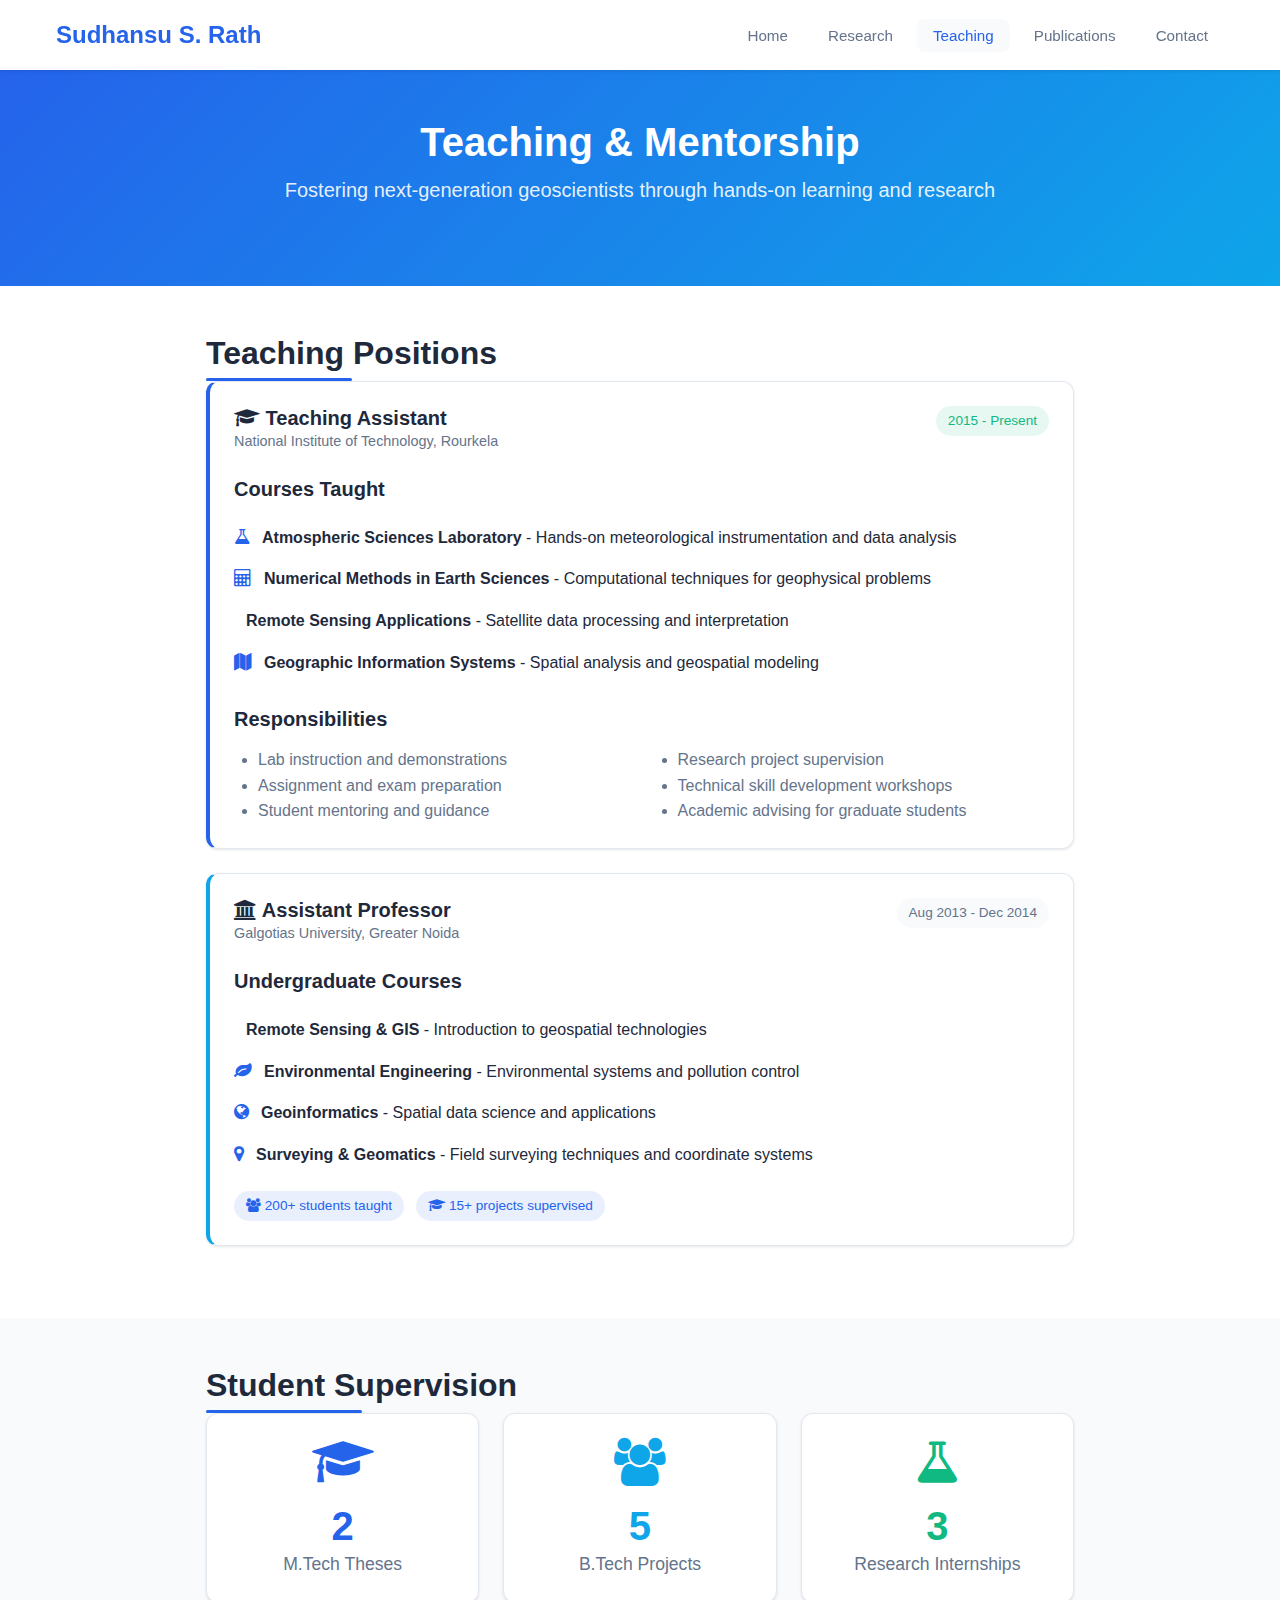
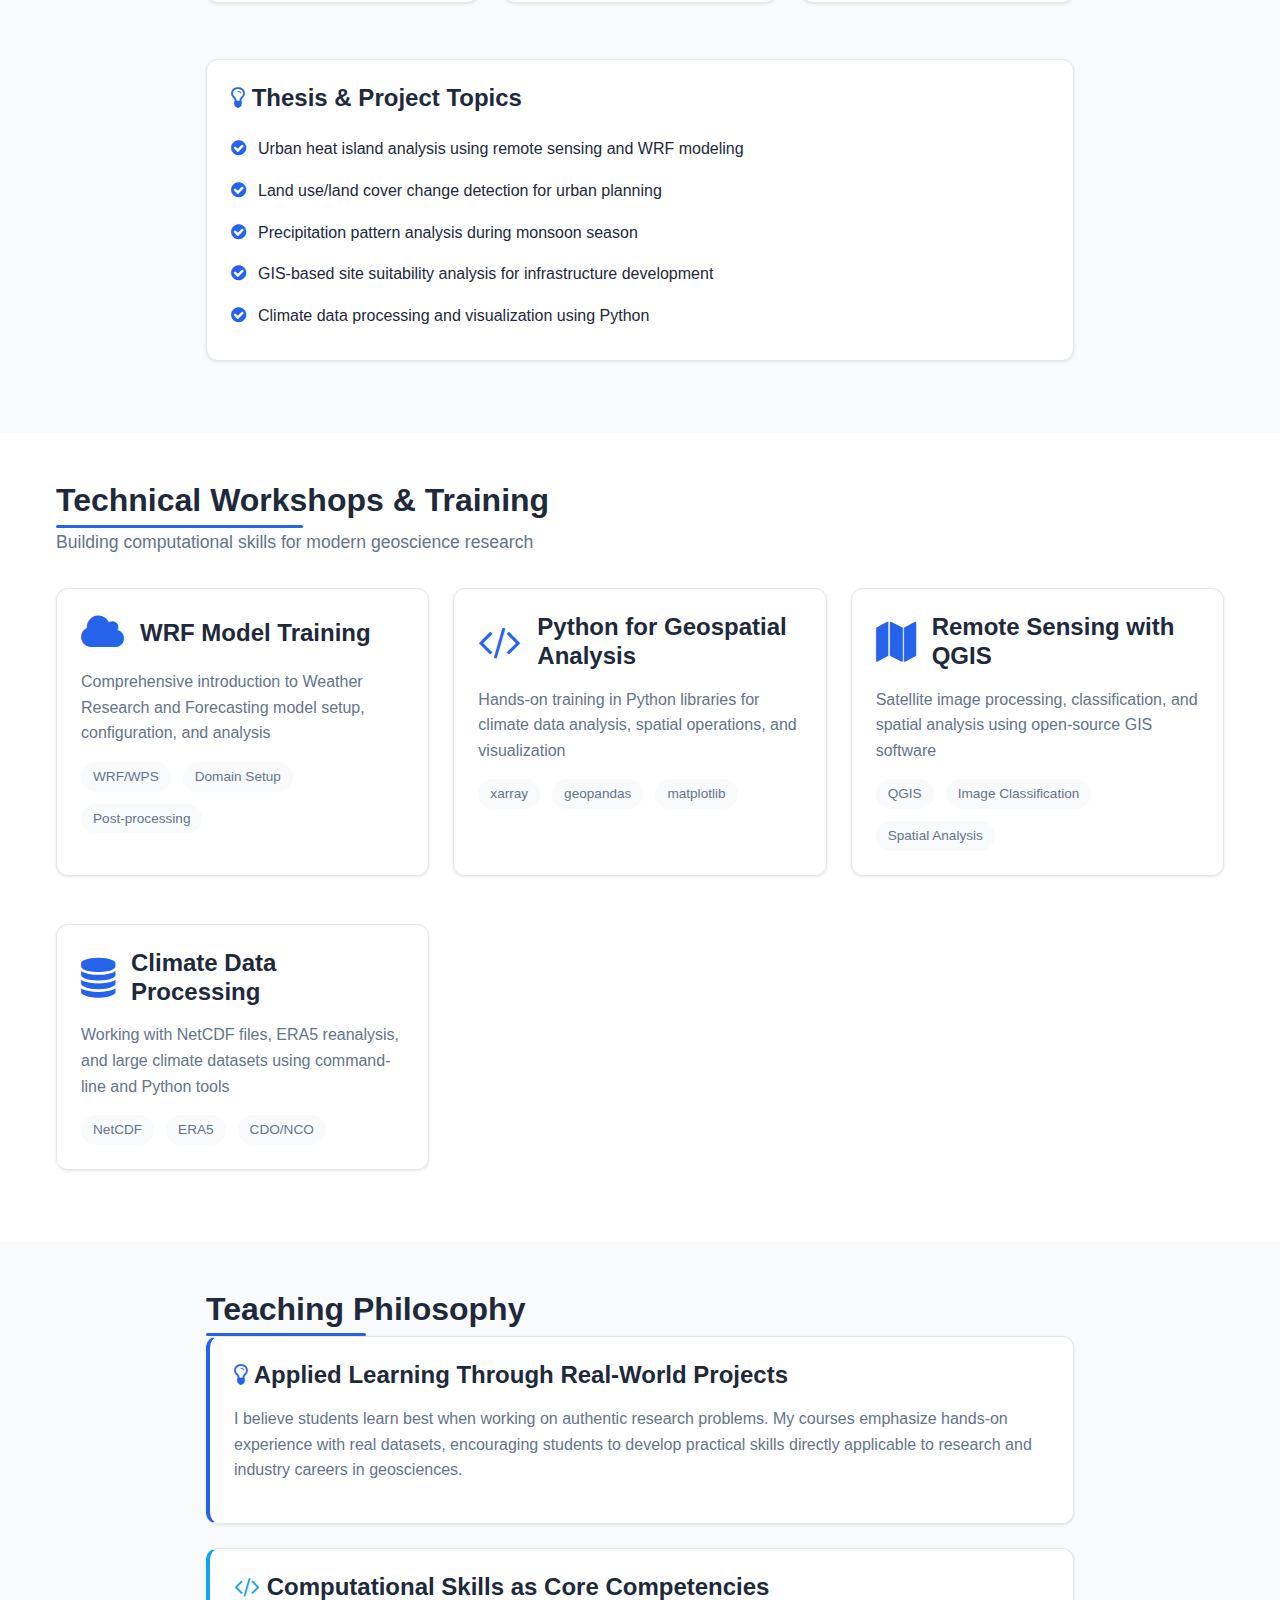
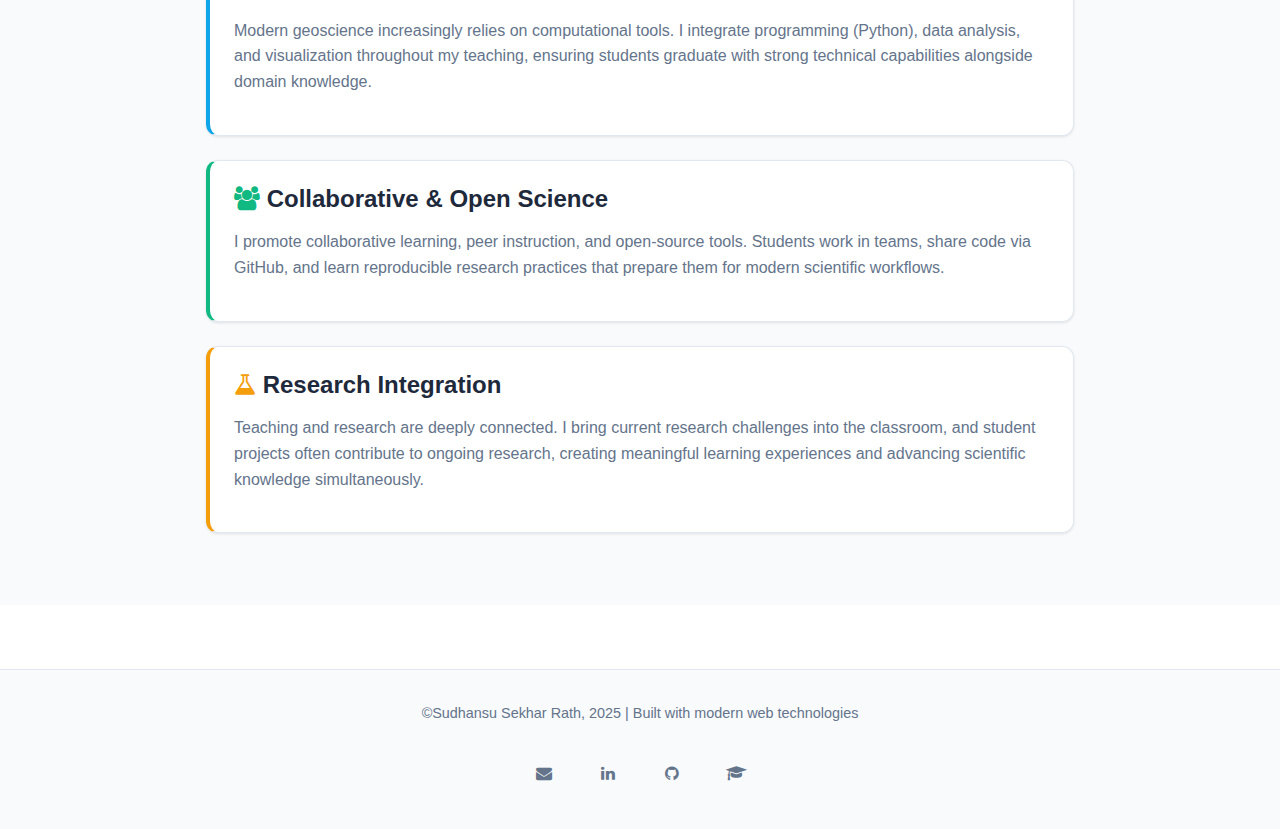
<file: teaching.html>
<!DOCTYPE html>
<html lang="en">
<head>
    <meta charset="UTF-8">
    <meta name="viewport" content="width=device-width, initial-scale=1.0">
    <title>Teaching | Sudhansu Sekhar Rath</title>
    <meta name="description" content="Teaching experience, courses, and student supervision">
    
    <!-- Modern CSS -->
    <link rel="stylesheet" href="css/modern.css">
    <link rel="stylesheet" href="https://cdnjs.cloudflare.com/ajax/libs/font-awesome/4.7.0/css/font-awesome.min.css">
</head>
<body>
    
    <!-- Navigation -->
    <nav class="nav">
        <div class="container">
            <div class="nav-content">
                <div class="nav-brand">Sudhansu S. Rath</div>
                <div class="nav-links">
                    <a href="index.html"><button class="nav-btn">Home</button></a>
                    <a href="research.html"><button class="nav-btn">Research</button></a>
                    <a href="teaching.html"><button class="nav-btn active">Teaching</button></a>
                    <a href="publications.html"><button class="nav-btn">Publications</button></a>
                    <a href="contact.html"><button class="nav-btn">Contact</button></a>
                </div>
            </div>
        </div>
    </nav>

    <!-- Header Section -->
    <section class="hero" style="padding: 3rem 0;">
        <div class="container">
            <h1 style="font-size: 2.5rem;">Teaching & Mentorship</h1>
            <p>Fostering next-generation geoscientists through hands-on learning and research</p>
        </div>
    </section>

    <!-- Teaching Experience -->
    <section class="section">
        <div class="container-narrow">
            <h2 class="section-title">Teaching Positions</h2>
            
            <div class="card" style="border-left: 4px solid var(--primary);">
                <div class="card-header">
                    <div>
                        <h3 class="card-title"><i class="fa fa-graduation-cap"></i> Teaching Assistant</h3>
                        <p class="card-subtitle">National Institute of Technology, Rourkela</p>
                    </div>
                    <span class="badge badge-success">2015 - Present</span>
                </div>
                
                <h4 style="margin-top: 1rem; color: var(--text-dark);">Courses Taught</h4>
                <ul class="icon-list">
                    <li><i class="fa fa-flask"></i> <span><strong>Atmospheric Sciences Laboratory</strong> - Hands-on meteorological instrumentation and data analysis</span></li>
                    <li><i class="fa fa-calculator"></i> <span><strong>Numerical Methods in Earth Sciences</strong> - Computational techniques for geophysical problems</span></li>
                    <li><i class="fa fa-satellite"></i> <span><strong>Remote Sensing Applications</strong> - Satellite data processing and interpretation</span></li>
                    <li><i class="fa fa-map"></i> <span><strong>Geographic Information Systems</strong> - Spatial analysis and geospatial modeling</span></li>
                </ul>
                
                <h4 style="margin-top: 1.5rem; color: var(--text-dark);">Responsibilities</h4>
                <div class="grid grid-2">
                    <ul style="color: var(--secondary); margin-left: 1.5rem;">
                        <li>Lab instruction and demonstrations</li>
                        <li>Assignment and exam preparation</li>
                        <li>Student mentoring and guidance</li>
                    </ul>
                    <ul style="color: var(--secondary); margin-left: 1.5rem;">
                        <li>Research project supervision</li>
                        <li>Technical skill development workshops</li>
                        <li>Academic advising for graduate students</li>
                    </ul>
                </div>
            </div>

            <div class="card" style="border-left: 4px solid var(--accent);">
                <div class="card-header">
                    <div>
                        <h3 class="card-title"><i class="fa fa-university"></i> Assistant Professor</h3>
                        <p class="card-subtitle">Galgotias University, Greater Noida</p>
                    </div>
                    <span class="badge">Aug 2013 - Dec 2014</span>
                </div>
                
                <h4 style="margin-top: 1rem; color: var(--text-dark);">Undergraduate Courses</h4>
                <ul class="icon-list">
                    <li><i class="fa fa-satellite"></i> <span><strong>Remote Sensing & GIS</strong> - Introduction to geospatial technologies</span></li>
                    <li><i class="fa fa-leaf"></i> <span><strong>Environmental Engineering</strong> - Environmental systems and pollution control</span></li>
                    <li><i class="fa fa-globe"></i> <span><strong>Geoinformatics</strong> - Spatial data science and applications</span></li>
                    <li><i class="fa fa-map-marker"></i> <span><strong>Surveying & Geomatics</strong> - Field surveying techniques and coordinate systems</span></li>
                </ul>
                
                <div class="card-meta">
                    <span class="badge badge-primary"><i class="fa fa-users"></i> 200+ students taught</span>
                    <span class="badge badge-primary"><i class="fa fa-graduation-cap"></i> 15+ projects supervised</span>
                </div>
            </div>
        </div>
    </section>

    <!-- Student Supervision -->
    <section class="section" style="background: var(--bg-surface);">
        <div class="container-narrow">
            <h2 class="section-title">Student Supervision</h2>
            
            <div class="grid grid-3">
                <div class="card text-center">
                    <i class="fa fa-graduation-cap" style="font-size: 3rem; color: var(--primary); margin-bottom: 1rem;"></i>
                    <h3 style="font-size: 2.5rem; font-weight: 700; color: var(--primary); margin-bottom: 0;">2</h3>
                    <p style="color: var(--secondary); font-size: 1.1rem; margin: 0;">M.Tech Theses</p>
                </div>
                
                <div class="card text-center">
                    <i class="fa fa-users" style="font-size: 3rem; color: var(--accent); margin-bottom: 1rem;"></i>
                    <h3 style="font-size: 2.5rem; font-weight: 700; color: var(--accent); margin-bottom: 0;">5</h3>
                    <p style="color: var(--secondary); font-size: 1.1rem; margin: 0;">B.Tech Projects</p>
                </div>
                
                <div class="card text-center">
                    <i class="fa fa-flask" style="font-size: 3rem; color: var(--success); margin-bottom: 1rem;"></i>
                    <h3 style="font-size: 2.5rem; font-weight: 700; color: var(--success); margin-bottom: 0;">3</h3>
                    <p style="color: var(--secondary); font-size: 1.1rem; margin: 0;">Research Internships</p>
                </div>
            </div>
            
            <div class="card" style="margin-top: 2rem;">
                <h3><i class="fa fa-lightbulb-o" style="color: var(--primary);"></i> Thesis & Project Topics</h3>
                <ul class="icon-list">
                    <li><i class="fa fa-check-circle"></i> <span>Urban heat island analysis using remote sensing and WRF modeling</span></li>
                    <li><i class="fa fa-check-circle"></i> <span>Land use/land cover change detection for urban planning</span></li>
                    <li><i class="fa fa-check-circle"></i> <span>Precipitation pattern analysis during monsoon season</span></li>
                    <li><i class="fa fa-check-circle"></i> <span>GIS-based site suitability analysis for infrastructure development</span></li>
                    <li><i class="fa fa-check-circle"></i> <span>Climate data processing and visualization using Python</span></li>
                </ul>
            </div>
        </div>
    </section>

    <!-- Technical Workshops -->
    <section class="section">
        <div class="container">
            <h2 class="section-title">Technical Workshops & Training</h2>
            <p class="section-subtitle">Building computational skills for modern geoscience research</p>
            
            <div class="grid grid-2">
                <div class="card">
                    <div style="display: flex; align-items: center; gap: 1rem; margin-bottom: 1rem;">
                        <i class="fa fa-cloud" style="font-size: 2.5rem; color: var(--primary);"></i>
                        <h3 style="margin: 0;">WRF Model Training</h3>
                    </div>
                    <p>Comprehensive introduction to Weather Research and Forecasting model setup, configuration, and analysis</p>
                    <div class="card-meta">
                        <span class="badge">WRF/WPS</span>
                        <span class="badge">Domain Setup</span>
                        <span class="badge">Post-processing</span>
                    </div>
                </div>
                
                <div class="card">
                    <div style="display: flex; align-items: center; gap: 1rem; margin-bottom: 1rem;">
                        <i class="fa fa-code" style="font-size: 2.5rem; color: var(--primary);"></i>
                        <h3 style="margin: 0;">Python for Geospatial Analysis</h3>
                    </div>
                    <p>Hands-on training in Python libraries for climate data analysis, spatial operations, and visualization</p>
                    <div class="card-meta">
                        <span class="badge">xarray</span>
                        <span class="badge">geopandas</span>
                        <span class="badge">matplotlib</span>
                    </div>
                </div>
                
                <div class="card">
                    <div style="display: flex; align-items: center; gap: 1rem; margin-bottom: 1rem;">
                        <i class="fa fa-map" style="font-size: 2.5rem; color: var(--primary);"></i>
                        <h3 style="margin: 0;">Remote Sensing with QGIS</h3>
                    </div>
                    <p>Satellite image processing, classification, and spatial analysis using open-source GIS software</p>
                    <div class="card-meta">
                        <span class="badge">QGIS</span>
                        <span class="badge">Image Classification</span>
                        <span class="badge">Spatial Analysis</span>
                    </div>
                </div>
                
                <div class="card">
                    <div style="display: flex; align-items: center; gap: 1rem; margin-bottom: 1rem;">
                        <i class="fa fa-database" style="font-size: 2.5rem; color: var(--primary);"></i>
                        <h3 style="margin: 0;">Climate Data Processing</h3>
                    </div>
                    <p>Working with NetCDF files, ERA5 reanalysis, and large climate datasets using command-line and Python tools</p>
                    <div class="card-meta">
                        <span class="badge">NetCDF</span>
                        <span class="badge">ERA5</span>
                        <span class="badge">CDO/NCO</span>
                    </div>
                </div>
            </div>
        </div>
    </section>

    <!-- Teaching Philosophy -->
    <section class="section" style="background: var(--bg-surface);">
        <div class="container-narrow">
            <h2 class="section-title">Teaching Philosophy</h2>
            
            <div class="card" style="border-left: 4px solid var(--primary);">
                <h3><i class="fa fa-lightbulb-o" style="color: var(--primary);"></i> Applied Learning Through Real-World Projects</h3>
                <p>I believe students learn best when working on authentic research problems. My courses emphasize hands-on experience with real datasets, encouraging students to develop practical skills directly applicable to research and industry careers in geosciences.</p>
            </div>
            
            <div class="card" style="border-left: 4px solid var(--accent);">
                <h3><i class="fa fa-code" style="color: var(--accent);"></i> Computational Skills as Core Competencies</h3>
                <p>Modern geoscience increasingly relies on computational tools. I integrate programming (Python), data analysis, and visualization throughout my teaching, ensuring students graduate with strong technical capabilities alongside domain knowledge.</p>
            </div>
            
            <div class="card" style="border-left: 4px solid var(--success);">
                <h3><i class="fa fa-users" style="color: var(--success);"></i> Collaborative & Open Science</h3>
                <p>I promote collaborative learning, peer instruction, and open-source tools. Students work in teams, share code via GitHub, and learn reproducible research practices that prepare them for modern scientific workflows.</p>
            </div>
            
            <div class="card" style="border-left: 4px solid var(--warning);">
                <h3><i class="fa fa-flask" style="color: var(--warning);"></i> Research Integration</h3>
                <p>Teaching and research are deeply connected. I bring current research challenges into the classroom, and student projects often contribute to ongoing research, creating meaningful learning experiences and advancing scientific knowledge simultaneously.</p>
            </div>
        </div>
    </section>

    <!-- Footer -->
    <footer class="footer">
        <div class="container">
            <p>©Sudhansu Sekhar Rath, 2025 | Built with modern web technologies</p>
            <div class="social-links">
                <a href="mailto:514er1004@nitrkl.ac.in" class="social-link" title="Email">
                    <i class="fa fa-envelope"></i>
                </a>
                <a href="https://www.linkedin.com/in/sudhansu-s-rath-ph-d-6839b4203/" class="social-link" title="LinkedIn">
                    <i class="fa fa-linkedin"></i>
                </a>
                <a href="https://github.com/sudhansu-s-rath" class="social-link" title="GitHub">
                    <i class="fa fa-github"></i>
                </a>
                <a href="https://scholar.google.com/citations?user=o4jIZJAAAAAJ&hl=en" class="social-link" title="Google Scholar">
                    <i class="fa fa-graduation-cap"></i>
                </a>
            </div>
        </div>
    </footer>

</body>
</html>
</file>
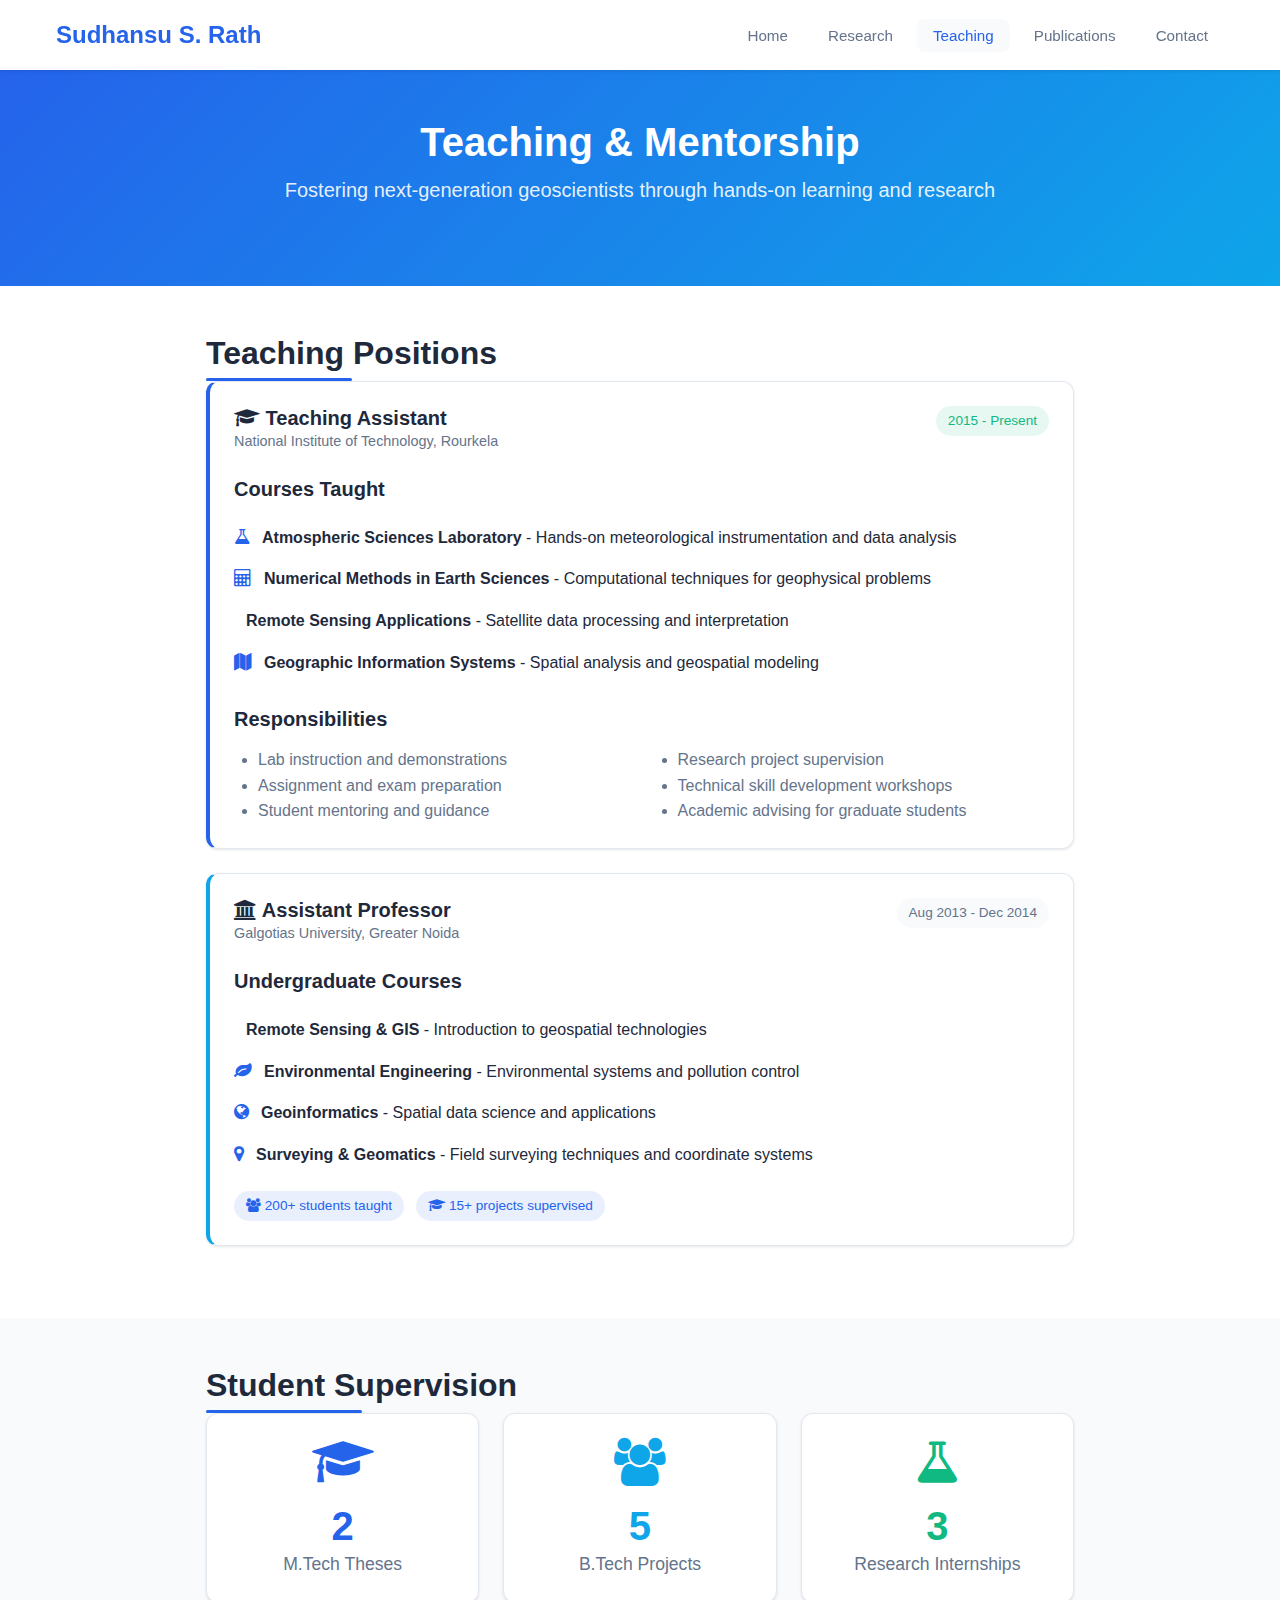
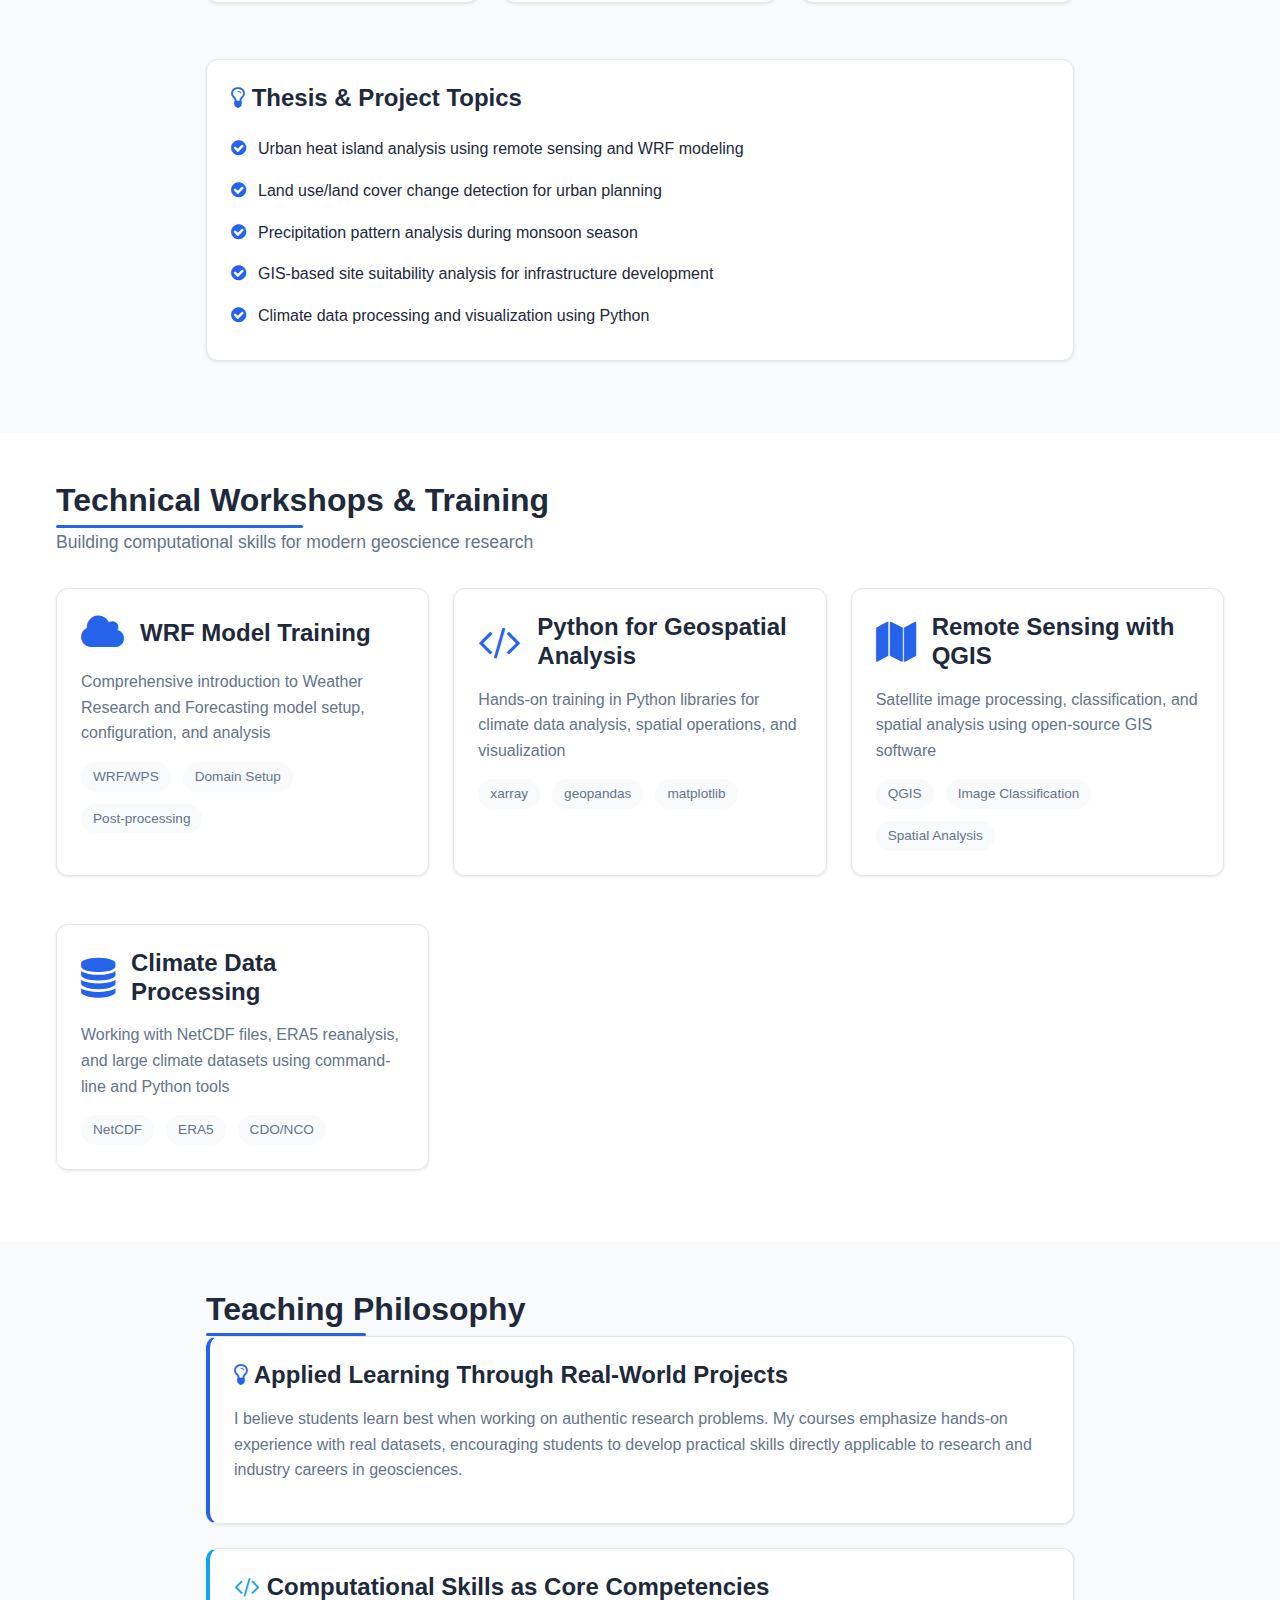
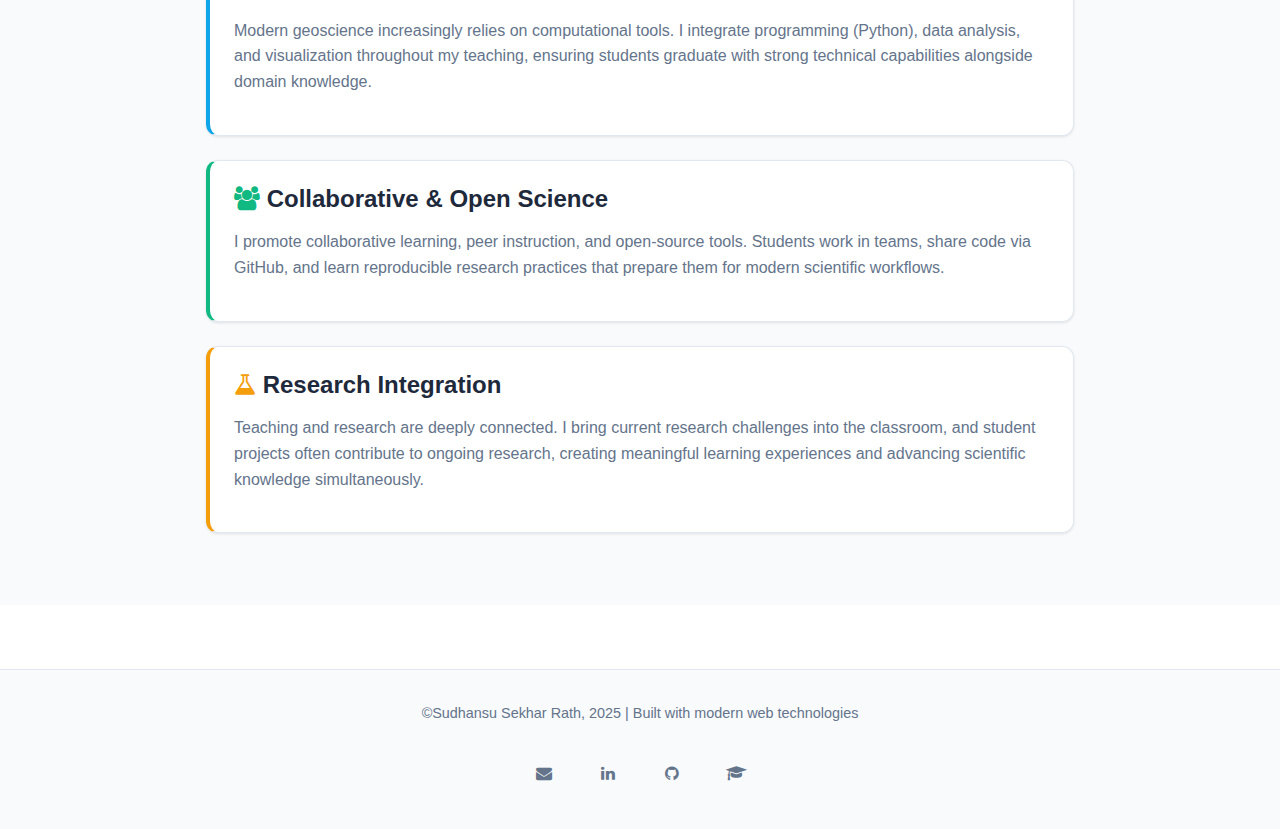
<file: teaching_modern.html>
<!DOCTYPE html>
<html lang="en">
<head>
    <meta charset="UTF-8">
    <meta name="viewport" content="width=device-width, initial-scale=1.0">
    <title>Teaching | Sudhansu Sekhar Rath</title>
    <meta name="description" content="Teaching experience, courses, and student supervision">
    
    <!-- Modern CSS -->
    <link rel="stylesheet" href="css/modern.css">
    <link rel="stylesheet" href="https://cdnjs.cloudflare.com/ajax/libs/font-awesome/4.7.0/css/font-awesome.min.css">
</head>
<body>
    
    <!-- Navigation -->
    <nav class="nav">
        <div class="container">
            <div class="nav-content">
                <div class="nav-brand">Sudhansu S. Rath</div>
                <div class="nav-links">
                    <a href="index.html"><button class="nav-btn">Home</button></a>
                    <a href="research_modern.html"><button class="nav-btn">Research</button></a>
                    <a href="teaching_modern.html"><button class="nav-btn active">Teaching</button></a>
                    <a href="publications_modern.html"><button class="nav-btn">Publications</button></a>
                    <a href="contact_modern.html"><button class="nav-btn">Contact</button></a>
                </div>
            </div>
        </div>
    </nav>

    <!-- Header Section -->
    <section class="hero" style="padding: 3rem 0;">
        <div class="container">
            <h1 style="font-size: 2.5rem;">Teaching & Mentorship</h1>
            <p>Fostering next-generation geoscientists through hands-on learning and research</p>
        </div>
    </section>

    <!-- Teaching Experience -->
    <section class="section">
        <div class="container-narrow">
            <h2 class="section-title">Teaching Positions</h2>
            
            <div class="card" style="border-left: 4px solid var(--primary);">
                <div class="card-header">
                    <div>
                        <h3 class="card-title"><i class="fa fa-graduation-cap"></i> Teaching Assistant</h3>
                        <p class="card-subtitle">National Institute of Technology, Rourkela</p>
                    </div>
                    <span class="badge badge-success">2015 - Present</span>
                </div>
                
                <h4 style="margin-top: 1rem; color: var(--text-dark);">Courses Taught</h4>
                <ul class="icon-list">
                    <li><i class="fa fa-flask"></i> <span><strong>Atmospheric Sciences Laboratory</strong> - Hands-on meteorological instrumentation and data analysis</span></li>
                    <li><i class="fa fa-calculator"></i> <span><strong>Numerical Methods in Earth Sciences</strong> - Computational techniques for geophysical problems</span></li>
                    <li><i class="fa fa-satellite"></i> <span><strong>Remote Sensing Applications</strong> - Satellite data processing and interpretation</span></li>
                    <li><i class="fa fa-map"></i> <span><strong>Geographic Information Systems</strong> - Spatial analysis and geospatial modeling</span></li>
                </ul>
                
                <h4 style="margin-top: 1.5rem; color: var(--text-dark);">Responsibilities</h4>
                <div class="grid grid-2">
                    <ul style="color: var(--secondary); margin-left: 1.5rem;">
                        <li>Lab instruction and demonstrations</li>
                        <li>Assignment and exam preparation</li>
                        <li>Student mentoring and guidance</li>
                    </ul>
                    <ul style="color: var(--secondary); margin-left: 1.5rem;">
                        <li>Research project supervision</li>
                        <li>Technical skill development workshops</li>
                        <li>Academic advising for graduate students</li>
                    </ul>
                </div>
            </div>

            <div class="card" style="border-left: 4px solid var(--accent);">
                <div class="card-header">
                    <div>
                        <h3 class="card-title"><i class="fa fa-university"></i> Assistant Professor</h3>
                        <p class="card-subtitle">Galgotias University, Greater Noida</p>
                    </div>
                    <span class="badge">Aug 2013 - Dec 2014</span>
                </div>
                
                <h4 style="margin-top: 1rem; color: var(--text-dark);">Undergraduate Courses</h4>
                <ul class="icon-list">
                    <li><i class="fa fa-satellite"></i> <span><strong>Remote Sensing & GIS</strong> - Introduction to geospatial technologies</span></li>
                    <li><i class="fa fa-leaf"></i> <span><strong>Environmental Engineering</strong> - Environmental systems and pollution control</span></li>
                    <li><i class="fa fa-globe"></i> <span><strong>Geoinformatics</strong> - Spatial data science and applications</span></li>
                    <li><i class="fa fa-map-marker"></i> <span><strong>Surveying & Geomatics</strong> - Field surveying techniques and coordinate systems</span></li>
                </ul>
                
                <div class="card-meta">
                    <span class="badge badge-primary"><i class="fa fa-users"></i> 200+ students taught</span>
                    <span class="badge badge-primary"><i class="fa fa-graduation-cap"></i> 15+ projects supervised</span>
                </div>
            </div>
        </div>
    </section>

    <!-- Student Supervision -->
    <section class="section" style="background: var(--bg-surface);">
        <div class="container-narrow">
            <h2 class="section-title">Student Supervision</h2>
            
            <div class="grid grid-3">
                <div class="card text-center">
                    <i class="fa fa-graduation-cap" style="font-size: 3rem; color: var(--primary); margin-bottom: 1rem;"></i>
                    <h3 style="font-size: 2.5rem; font-weight: 700; color: var(--primary); margin-bottom: 0;">2</h3>
                    <p style="color: var(--secondary); font-size: 1.1rem; margin: 0;">M.Tech Theses</p>
                </div>
                
                <div class="card text-center">
                    <i class="fa fa-users" style="font-size: 3rem; color: var(--accent); margin-bottom: 1rem;"></i>
                    <h3 style="font-size: 2.5rem; font-weight: 700; color: var(--accent); margin-bottom: 0;">5</h3>
                    <p style="color: var(--secondary); font-size: 1.1rem; margin: 0;">B.Tech Projects</p>
                </div>
                
                <div class="card text-center">
                    <i class="fa fa-flask" style="font-size: 3rem; color: var(--success); margin-bottom: 1rem;"></i>
                    <h3 style="font-size: 2.5rem; font-weight: 700; color: var(--success); margin-bottom: 0;">3</h3>
                    <p style="color: var(--secondary); font-size: 1.1rem; margin: 0;">Research Internships</p>
                </div>
            </div>
            
            <div class="card" style="margin-top: 2rem;">
                <h3><i class="fa fa-lightbulb-o" style="color: var(--primary);"></i> Thesis & Project Topics</h3>
                <ul class="icon-list">
                    <li><i class="fa fa-check-circle"></i> <span>Urban heat island analysis using remote sensing and WRF modeling</span></li>
                    <li><i class="fa fa-check-circle"></i> <span>Land use/land cover change detection for urban planning</span></li>
                    <li><i class="fa fa-check-circle"></i> <span>Precipitation pattern analysis during monsoon season</span></li>
                    <li><i class="fa fa-check-circle"></i> <span>GIS-based site suitability analysis for infrastructure development</span></li>
                    <li><i class="fa fa-check-circle"></i> <span>Climate data processing and visualization using Python</span></li>
                </ul>
            </div>
        </div>
    </section>

    <!-- Technical Workshops -->
    <section class="section">
        <div class="container">
            <h2 class="section-title">Technical Workshops & Training</h2>
            <p class="section-subtitle">Building computational skills for modern geoscience research</p>
            
            <div class="grid grid-2">
                <div class="card">
                    <div style="display: flex; align-items: center; gap: 1rem; margin-bottom: 1rem;">
                        <i class="fa fa-cloud" style="font-size: 2.5rem; color: var(--primary);"></i>
                        <h3 style="margin: 0;">WRF Model Training</h3>
                    </div>
                    <p>Comprehensive introduction to Weather Research and Forecasting model setup, configuration, and analysis</p>
                    <div class="card-meta">
                        <span class="badge">WRF/WPS</span>
                        <span class="badge">Domain Setup</span>
                        <span class="badge">Post-processing</span>
                    </div>
                </div>
                
                <div class="card">
                    <div style="display: flex; align-items: center; gap: 1rem; margin-bottom: 1rem;">
                        <i class="fa fa-code" style="font-size: 2.5rem; color: var(--primary);"></i>
                        <h3 style="margin: 0;">Python for Geospatial Analysis</h3>
                    </div>
                    <p>Hands-on training in Python libraries for climate data analysis, spatial operations, and visualization</p>
                    <div class="card-meta">
                        <span class="badge">xarray</span>
                        <span class="badge">geopandas</span>
                        <span class="badge">matplotlib</span>
                    </div>
                </div>
                
                <div class="card">
                    <div style="display: flex; align-items: center; gap: 1rem; margin-bottom: 1rem;">
                        <i class="fa fa-map" style="font-size: 2.5rem; color: var(--primary);"></i>
                        <h3 style="margin: 0;">Remote Sensing with QGIS</h3>
                    </div>
                    <p>Satellite image processing, classification, and spatial analysis using open-source GIS software</p>
                    <div class="card-meta">
                        <span class="badge">QGIS</span>
                        <span class="badge">Image Classification</span>
                        <span class="badge">Spatial Analysis</span>
                    </div>
                </div>
                
                <div class="card">
                    <div style="display: flex; align-items: center; gap: 1rem; margin-bottom: 1rem;">
                        <i class="fa fa-database" style="font-size: 2.5rem; color: var(--primary);"></i>
                        <h3 style="margin: 0;">Climate Data Processing</h3>
                    </div>
                    <p>Working with NetCDF files, ERA5 reanalysis, and large climate datasets using command-line and Python tools</p>
                    <div class="card-meta">
                        <span class="badge">NetCDF</span>
                        <span class="badge">ERA5</span>
                        <span class="badge">CDO/NCO</span>
                    </div>
                </div>
            </div>
        </div>
    </section>

    <!-- Teaching Philosophy -->
    <section class="section" style="background: var(--bg-surface);">
        <div class="container-narrow">
            <h2 class="section-title">Teaching Philosophy</h2>
            
            <div class="card" style="border-left: 4px solid var(--primary);">
                <h3><i class="fa fa-lightbulb-o" style="color: var(--primary);"></i> Applied Learning Through Real-World Projects</h3>
                <p>I believe students learn best when working on authentic research problems. My courses emphasize hands-on experience with real datasets, encouraging students to develop practical skills directly applicable to research and industry careers in geosciences.</p>
            </div>
            
            <div class="card" style="border-left: 4px solid var(--accent);">
                <h3><i class="fa fa-code" style="color: var(--accent);"></i> Computational Skills as Core Competencies</h3>
                <p>Modern geoscience increasingly relies on computational tools. I integrate programming (Python), data analysis, and visualization throughout my teaching, ensuring students graduate with strong technical capabilities alongside domain knowledge.</p>
            </div>
            
            <div class="card" style="border-left: 4px solid var(--success);">
                <h3><i class="fa fa-users" style="color: var(--success);"></i> Collaborative & Open Science</h3>
                <p>I promote collaborative learning, peer instruction, and open-source tools. Students work in teams, share code via GitHub, and learn reproducible research practices that prepare them for modern scientific workflows.</p>
            </div>
            
            <div class="card" style="border-left: 4px solid var(--warning);">
                <h3><i class="fa fa-flask" style="color: var(--warning);"></i> Research Integration</h3>
                <p>Teaching and research are deeply connected. I bring current research challenges into the classroom, and student projects often contribute to ongoing research, creating meaningful learning experiences and advancing scientific knowledge simultaneously.</p>
            </div>
        </div>
    </section>

    <!-- Footer -->
    <footer class="footer">
        <div class="container">
            <p>©Sudhansu Sekhar Rath, 2025 | Built with modern web technologies</p>
            <div class="social-links">
                <a href="mailto:514er1004@nitrkl.ac.in" class="social-link" title="Email">
                    <i class="fa fa-envelope"></i>
                </a>
                <a href="#" class="social-link" title="LinkedIn">
                    <i class="fa fa-linkedin"></i>
                </a>
                <a href="#" class="social-link" title="GitHub">
                    <i class="fa fa-github"></i>
                </a>
                <a href="#" class="social-link" title="Google Scholar">
                    <i class="fa fa-graduation-cap"></i>
                </a>
            </div>
        </div>
    </footer>

</body>
</html>
</file>
<file: css/index.css>
/*   
 * Template Name: Orbit - Responsive Resume/CV Template for Developers
 * Version: 1.0
 * Author: Xiaoying Riley
 * Twitter: @3rdwave_themes
 * License: Creative Commons Attribution 3.0 License
 * Website: http://themes.3rdwavemedia.com/
*/
/*
* CSS updated
* Author: Mariana Azevedo
* Since: 28/05/2017
*/
/* styles.css */
/* ======= Base ======= */
body {
  font-family: 'Roboto', sans-serif;
  color: #545E6C;
  background: #f5f5f5;
  font-size: 14px;
  padding: 30px;
  -webkit-font-smoothing: antialiased;
  -moz-osx-font-smoothing: grayscale;
}
h1,
h2,
h3,
h4,
h5,
h6 {
  font-weight: 700;
}
a {
  color: #2e4049;
  -webkit-transition: all 0.4s ease-in-out;
  -moz-transition: all 0.4s ease-in-out;
  -ms-transition: all 0.4s ease-in-out;
  -o-transition: all 0.4s ease-in-out;
}
a:hover {
  text-decoration: underline;
  color: #10171a;
}
a:focus {
  text-decoration: none;
}
p {
  line-height: 1.5;
}

/* General section - since 28/05/2017 */
.cursor-pointer{
  cursor: pointer
}
#photo{
  width: 100%;
  height: 100%; 
  margin-top: 15px;
  margin-left: 0px; 
  display: inline-block;
  overflow: hidden;
} 
#photo img{
  width: 100%;
  height: 100%;
}
/* General section - since 28/05/2017 */
.wrapper {
  background: #4B6A78;
  max-width: 1000px;
  margin: 0 auto;
  position: relative;
  -webkit-box-shadow: 0px 2px 4px rgba(0, 0, 0, 0.1);
  -moz-box-shadow: 0px 2px 4px rgba(0, 0, 0, 0.1);
  box-shadow: 0px 2px 4px rgba(0, 0, 0, 0.1);
}
.sidebar-wrapper {
  background: #4B6A78;
  position: absolute;
  right: 0;
  width: 300px;
  height: 100%;
  min-height: 800px;
  color: #fff;
}
.sidebar-wrapper a {
  color: #fff;
}
.sidebar-wrapper .profile-container {
  padding: 30px;
  background: rgba(0, 0, 0, 0.2);
  text-align: center;
  color: #fff;
}
.sidebar-wrapper .name {
  font-size: 32px;
  font-weight: 900;
  margin-top: 0;
  margin-bottom: 10px;
}
.sidebar-wrapper .tagline {
  color: rgba(255, 255, 255, 0.6);
  font-size: 16px;
  font-weight: 400;
  margin-top: 0;
  margin-bottom: 0;
}
.sidebar-wrapper .profile {
  margin-bottom: 15px;
}
.sidebar-wrapper .contact-list .fa {
  margin-right: 5px;
  font-size: 18px;
  vertical-align: middle;
}
.sidebar-wrapper .contact-list li {
  margin-bottom: 15px;
}
.sidebar-wrapper .contact-list li:last-child {
  margin-bottom: 0;
}
.sidebar-wrapper .contact-list .email .fa {
  font-size: 14px;
}
.sidebar-wrapper .container-block {
  padding: 15px;
}
.sidebar-wrapper .container-block-title {
  text-transform: uppercase;
  font-size: 16px;
  font-weight: 700;
  margin-top: 0;
  margin-bottom: 5px;
}
.sidebar-wrapper .degree {
  font-size: 14px;
  margin-top: 0;
  margin-bottom: 5px;
}
.sidebar-wrapper .education-container .item {
  margin-bottom: 15px;
}
.sidebar-wrapper .education-container .item:last-child {
  margin-bottom: 0;
}
.sidebar-wrapper .education-container .meta {
  color: rgba(255, 255, 255, 0.6);
  font-weight: 500;
  margin-bottom: 0px;
  margin-top: 0;
}
.sidebar-wrapper .education-container .time {
  color: rgba(255, 255, 255, 0.6);
  font-weight: 500;
  margin-bottom: 0px;
}
.sidebar-wrapper .languages-container .lang-desc {
  color: rgba(255, 255, 255, 0.6);
}
.sidebar-wrapper .languages-list {
  margin-bottom: 0;
}
.sidebar-wrapper .languages-list li {
  margin-bottom: 5px;
}
.sidebar-wrapper .languages-list li:last-child {
  margin-bottom: 0;
}
.sidebar-wrapper .interests-list {
  margin-bottom: 0;
}
.sidebar-wrapper .interests-list li {
  margin-bottom: 5px;
}
.sidebar-wrapper .interests-list li:last-child {
  margin-bottom: 0;
}
.main-wrapper {
  background: #fff;
  padding: 40px;
  padding-right: 360px;
}
.main-wrapper .section-title {
  text-transform: uppercase;
  font-size: 20px;
  font-weight: 500;
  color: #2e4049;
  position: relative;
  margin-top: 0;
  margin-bottom: 20px;
}
.main-wrapper .section-title .fa {
  width: 30px;
  height: 30px;
  margin-right: 8px;
  display: inline-block;
  color: #fff;
  -webkit-border-radius: 50%;
  -moz-border-radius: 50%;
  -ms-border-radius: 50%;
  -o-border-radius: 50%;
  border-radius: 50%;
  -moz-background-clip: padding;
  -webkit-background-clip: padding-box;
  background-clip: padding-box;
  background: #2e4049;
  text-align: center;
  padding-top: 8px;
  font-size: 16px;
  position: relative;
  top: -2px;
}
.main-wrapper .section {
  margin-bottom: 60px;
}
.main-wrapper .experiences-section .item {
  margin-bottom: 30px;
}
.main-wrapper .upper-row {
  position: relative;
  overflow: hidden;
  margin-bottom: 2px;
}
.main-wrapper .job-title {
  color: #3F4650;
  font-size: 16px;
  margin-top: 0;
  margin-bottom: 0;
  font-weight: 500;
}
.main-wrapper .time {
  position: absolute;
  right: 0;
  top: 0;
  color: #97AAC3;
}
.main-wrapper .company {
  margin-bottom: 10px;
  color: #97AAC3;
}
.main-wrapper .project-title {
  font-size: 16px;
  font-weight: 400;
  margin-top: 0;
  margin-bottom: 5px;
}
.main-wrapper .projects-section .intro {
  margin-bottom: 30px;
}
.main-wrapper .projects-section .item {
  margin-bottom: 15px;
}
/* Papers section - since 28/05/2017 */
.main-wrapper .paper-title {
  color: #3F4650;
  font-size: 14px;
  margin-top: 0;
  margin-bottom: 0;
  font-weight: 500;
}
.main-wrapper .papers-section .intro {
  margin-bottom: 30px;
}
.main-wrapper .papers-section .item {
  margin-bottom: 15px;
}
/* Papers section - since 28/05/2017 */
.skillset .item {
  margin-bottom: 15px;
  overflow: hidden;
}
.skillset .level-title {
  font-size: 14px;
  margin-top: 0;
  margin-bottom: 12px;
}
.skillset .level-bar {
  height: 12px;
  background: #f5f5f5;
}
.skillset .level-bar-inner {
  height: 12px;
  background: #6c92a3;
}
/* Skills section - since 28/05/2017 */
.item-skills{
  height: 30px;
  background: #4B6A78;
  color: #fff;
  padding: 5px 10px;
  margin-bottom: 5px;
  white-space: nowrap;
  overflow: hidden;
  text-overflow: ellipsis;
  font-size: 1.2em;
  font-weight: 600;
}
.skills-legend{
  margin-top: 20px;
  opacity: 0.8;
}
.skills-legend:before{
  width: 100%;
  height: 3px;
  position: relative;
  content: ' ';
  display: block;
  margin-bottom: -13px;
  background: #c6c6c6;
}
.skills-legend div{
  width: 25%;
  display: inline-block;
  font-size: 1.2em;
  color: #a9a9a9;
  float: left;
}
.legend:before{
  width: 3px;
  height: 10px;
  position: relative;
  content: ' ';
  display: block;
  margin: auto;
  margin-bottom: 15px;
  background: #c6c6c6;
}
.legend-left.legend:before{
  margin-left: 0;
}
.legend-right.legend:before{
  margin-right: 0;
}
.legend-left:nth-child(2) span{
  margin-left: -25px;
}
.legend-right:nth-child(3) span{
  margin-right: -20px;
}
.legend-right{
  text-align: right;
}
/* Skills section - since 28/05/2017 */
.footer {
  padding: 30px;
  padding-top: 60px;
}
.footer .copyright {
  line-height: 1.6;
  color: #545E6C;
  font-size: 13px;
}
.footer .fa-heart {
  color: #fb866a;
}
/* Extra small devices (phones, less than 768px) */
@media (max-width: 767px) {
  .sidebar-wrapper {
    position: static;
    width: inherit;
  }
  .main-wrapper {
    padding: 30px;
  }
  .main-wrapper .time {
    position: static;
    display: block;
    margin-top: 5px;
  }
  .main-wrapper .upper-row {
    margin-bottom: 0;
  }
}
/* Small devices (tablets, 768px and up) */
/* Medium devices (desktops, 992px and up) */
@media (min-width: 992px) {
  .skillset .level-title {
    display: inline-block;
    float: left;
    width: 30%;
    margin-bottom: 0;
  }
  .skillset .level-bar {
    display: inline-block;
    width: 70%;
    float: left;
    position: relative;
    top: 1px;
  }
}
/* Large devices (large desktops, 1200px and up) */
/* Ex-Large devices (large desktops, 1200px and up) */
</file>
<file: css/modern.css>
/* Modern Lightweight CSS Framework - Mobile First
 * Total size: ~8KB - Optimized for GitHub Pages
 * Color Scheme: Professional Blue/Gray with excellent contrast
 */

/* CSS Reset & Base Styles */
* {
    margin: 0;
    padding: 0;
    box-sizing: border-box;
}

:root {
    --primary: #2563eb;
    --primary-dark: #1e40af;
    --secondary: #64748b;
    --accent: #0ea5e9;
    --bg-main: #ffffff;
    --bg-surface: #f8fafc;
    --bg-card: #ffffff;
    --text-dark: #1e293b;
    --text-light: #64748b;
    --border: #e2e8f0;
    --shadow: rgba(0, 0, 0, 0.1);
    --shadow-lg: rgba(0, 0, 0, 0.15);
    --success: #10b981;
    --warning: #f59e0b;
}

body {
    font-family: -apple-system, BlinkMacSystemFont, 'Segoe UI', 'Roboto', 'Oxygen', 'Ubuntu', sans-serif;
    line-height: 1.6;
    color: var(--text-dark);
    background: var(--bg-main);
    font-size: 16px;
    -webkit-font-smoothing: antialiased;
}

/* Typography */
h1, h2, h3, h4, h5, h6 {
    font-weight: 700;
    line-height: 1.2;
    margin-bottom: 1rem;
    color: var(--text-dark);
}

h1 { font-size: 2.5rem; }
h2 { font-size: 2rem; }
h3 { font-size: 1.5rem; }
h4 { font-size: 1.25rem; }

p { margin-bottom: 1rem; color: var(--secondary); }

a {
    color: var(--primary);
    text-decoration: none;
    transition: color 0.2s ease;
}

a:hover { color: var(--accent); }

/* Container & Layout */
.container {
    max-width: 1200px;
    margin: 0 auto;
    padding: 0 1rem;
}

.container-narrow {
    max-width: 900px;
    margin: 0 auto;
    padding: 0 1rem;
}

/* Modern Navigation */
.nav {
    background: var(--bg-card);
    box-shadow: 0 1px 3px var(--shadow);
    position: sticky;
    top: 0;
    z-index: 1000;
    padding: 1rem 0;
}

.nav-content {
    display: flex;
    justify-content: space-between;
    align-items: center;
    flex-wrap: wrap;
    gap: 1rem;
}

.nav-brand {
    font-size: 1.5rem;
    font-weight: 700;
    color: var(--primary);
}

.nav-links {
    display: flex;
    gap: 0.5rem;
    flex-wrap: wrap;
}

.nav-btn {
    padding: 0.5rem 1rem;
    background: transparent;
    color: var(--secondary);
    border: none;
    border-radius: 0.5rem;
    cursor: pointer;
    font-size: 0.95rem;
    font-weight: 500;
    transition: all 0.2s ease;
}

.nav-btn:hover, .nav-btn.active {
    background: var(--bg-surface);
    color: var(--primary);
}

/* Hero Section */
.hero {
    background: linear-gradient(135deg, var(--primary) 0%, var(--accent) 100%);
    color: white;
    padding: 4rem 0;
    text-align: center;
}

.hero h1 {
    color: white;
    font-size: 3rem;
    margin-bottom: 0.5rem;
}

.hero p {
    color: rgba(255, 255, 255, 0.9);
    font-size: 1.25rem;
    margin-bottom: 2rem;
}

.hero-profile {
    width: 150px;
    height: 150px;
    border-radius: 80%;
    border: 4px solid white;
    margin: 0 auto 1.5rem;
    object-fit: cover;
    object-position: center 20%;
    box-shadow: 0 4px 6px var(--shadow-lg);
}

/* Buttons */
.btn {
    display: inline-block;
    padding: 0.75rem 1.5rem;
    background: var(--primary);
    color: white;
    border-radius: 0.5rem;
    font-weight: 500;
    border: none;
    cursor: pointer;
    transition: all 0.2s ease;
    text-align: center;
}

.btn:hover {
    background: var(--primary-dark);
    color: white;
    transform: translateY(-2px);
    box-shadow: 0 4px 8px var(--shadow-lg);
}

.btn-outline {
    background: transparent;
    border: 2px solid var(--primary);
    color: var(--primary);
}

.btn-outline:hover {
    background: var(--primary);
    color: white;
}

/* Cards */
.card {
    background: var(--bg-card);
    border-radius: 0.75rem;
    padding: 1.5rem;
    margin-bottom: 1.5rem;
    box-shadow: 0 1px 3px var(--shadow);
    transition: all 0.3s ease;
    border: 1px solid var(--border);
}

.card:hover {
    box-shadow: 0 4px 12px var(--shadow-lg);
    transform: translateY(-4px);
}

.card-header {
    display: flex;
    justify-content: space-between;
    align-items: start;
    margin-bottom: 1rem;
    flex-wrap: wrap;
    gap: 0.5rem;
}

.card-title {
    font-size: 1.25rem;
    font-weight: 600;
    color: var(--text-dark);
    margin: 0;
}

.card-subtitle {
    color: var(--text-light);
    font-size: 0.9rem;
    margin-bottom: 0.5rem;
}

.card-meta {
    display: flex;
    gap: 0.75rem;
    flex-wrap: wrap;
    margin-top: 1rem;
}

/* Badges */
.badge {
    display: inline-block;
    padding: 0.25rem 0.75rem;
    background: var(--bg-surface);
    color: var(--secondary);
    border-radius: 1rem;
    font-size: 0.85rem;
    font-weight: 500;
}

.badge-primary {
    background: rgba(37, 99, 235, 0.1);
    color: var(--primary);
}

.badge-success {
    background: rgba(16, 185, 129, 0.1);
    color: var(--success);
}

/* Grid System */
.grid {
    display: grid;
    gap: 1.5rem;
}

.grid-2 { grid-template-columns: repeat(auto-fit, minmax(300px, 1fr)); }
.grid-3 { grid-template-columns: repeat(auto-fit, minmax(250px, 1fr)); }

/* Sections */
.section {
    padding: 3rem 0;
}

.section-title {
    font-size: 2rem;
    font-weight: 700;
    margin-bottom: 0.5rem;
    color: var(--text-dark);
    position: relative;
    display: inline-block;
}

.section-title::after {
    content: '';
    position: absolute;
    bottom: -0.5rem;
    left: 0;
    width: 50%;
    height: 3px;
    background: var(--primary);
    border-radius: 2px;
}

.section-subtitle {
    color: var(--text-light);
    font-size: 1.1rem;
    margin-bottom: 2rem;
}

/* Icon List */
.icon-list {
    list-style: none;
}

.icon-list li {
    padding: 0.5rem 0;
    display: flex;
    align-items: start;
    gap: 0.75rem;
}

.icon-list i {
    color: var(--primary);
    font-size: 1.1rem;
    margin-top: 0.25rem;
}

/* Timeline (for Teaching/Experience) */
.timeline-item {
    position: relative;
    padding-left: 2rem;
    margin-bottom: 2rem;
    border-left: 2px solid var(--border);
}

.timeline-item::before {
    content: '';
    position: absolute;
    left: -6px;
    top: 0;
    width: 10px;
    height: 10px;
    border-radius: 50%;
    background: var(--primary);
}

.timeline-date {
    display: inline-block;
    padding: 0.25rem 0.75rem;
    background: var(--bg-surface);
    color: var(--secondary);
    border-radius: 1rem;
    font-size: 0.85rem;
    font-weight: 500;
    margin-bottom: 0.5rem;
}

/* Contact Cards */
.contact-grid {
    display: grid;
    grid-template-columns: repeat(auto-fit, minmax(280px, 1fr));
    gap: 1.5rem;
    margin-top: 2rem;
}

.contact-card {
    background: var(--bg-card);
    border: 1px solid var(--border);
    border-radius: 0.75rem;
    padding: 1.5rem;
    text-align: center;
    transition: all 0.3s ease;
}

.contact-card:hover {
    border-color: var(--primary);
    box-shadow: 0 4px 12px var(--shadow-lg);
}

.contact-card i {
    font-size: 2.5rem;
    color: var(--primary);
    margin-bottom: 1rem;
}

.contact-card h3 {
    font-size: 1.1rem;
    margin-bottom: 0.5rem;
}

.contact-card p {
    font-size: 0.9rem;
    margin-bottom: 0;
}

/* Social Links */
.social-links {
    display: flex;
    gap: 1rem;
    justify-content: center;
    flex-wrap: wrap;
    margin-top: 1.5rem;
}

.social-link {
    display: inline-flex;
    align-items: center;
    justify-content: center;
    width: 48px;
    height: 48px;
    background: var(--bg-surface);
    border-radius: 50%;
    color: var(--secondary);
    transition: all 0.3s ease;
}

.social-link:hover {
    background: var(--primary);
    color: white;
    transform: translateY(-4px);
}

/* Footer */
.footer {
    background: var(--bg-surface);
    border-top: 1px solid var(--border);
    padding: 2rem 0;
    text-align: center;
    margin-top: 4rem;
}

.footer p {
    color: var(--text-light);
    margin: 0;
    font-size: 0.9rem;
}

/* Utility Classes */
.text-center { text-align: center; }
.text-muted { color: var(--text-light); }
.mt-1 { margin-top: 0.5rem; }
.mt-2 { margin-top: 1rem; }
.mt-3 { margin-top: 1.5rem; }
.mt-4 { margin-top: 2rem; }
.mb-1 { margin-bottom: 0.5rem; }
.mb-2 { margin-bottom: 1rem; }
.mb-3 { margin-bottom: 1.5rem; }
.mb-4 { margin-bottom: 2rem; }

/* Responsive Design */
@media (max-width: 768px) {
    h1 { font-size: 2rem; }
    h2 { font-size: 1.75rem; }
    .hero h1 { font-size: 2.25rem; }
    
    .nav-content {
        justify-content: center;
    }
    
    .nav-links {
        justify-content: center;
        width: 100%;
    }
    
    .nav-btn {
        font-size: 0.85rem;
        padding: 0.5rem 0.75rem;
    }
    
    .section {
        padding: 2rem 0;
    }
    
    .hero {
        padding: 3rem 0;
    }
    
    .timeline-item {
        padding-left: 1.5rem;
    }
    
    .card {
        padding: 1rem;
    }
}

@media (max-width: 480px) {
    body {
        font-size: 15px;
    }
    
    h1 { font-size: 1.75rem; }
    .hero h1 { font-size: 2rem; }
    
    .hero-profile {
        width: 120px;
        height: 120px;
    }
    
    .container, .container-narrow {
        padding: 0 0.75rem;
    }
    
    .nav-btn {
        font-size: 0.8rem;
        padding: 0.4rem 0.6rem;
    }
    
    .social-link {
        width: 40px;
        height: 40px;
    }
}

/* Print Styles */
@media print {
    .nav, .footer { display: none; }
    .card { box-shadow: none; border: 1px solid var(--border); }
    a { text-decoration: underline; }
}
</file>
